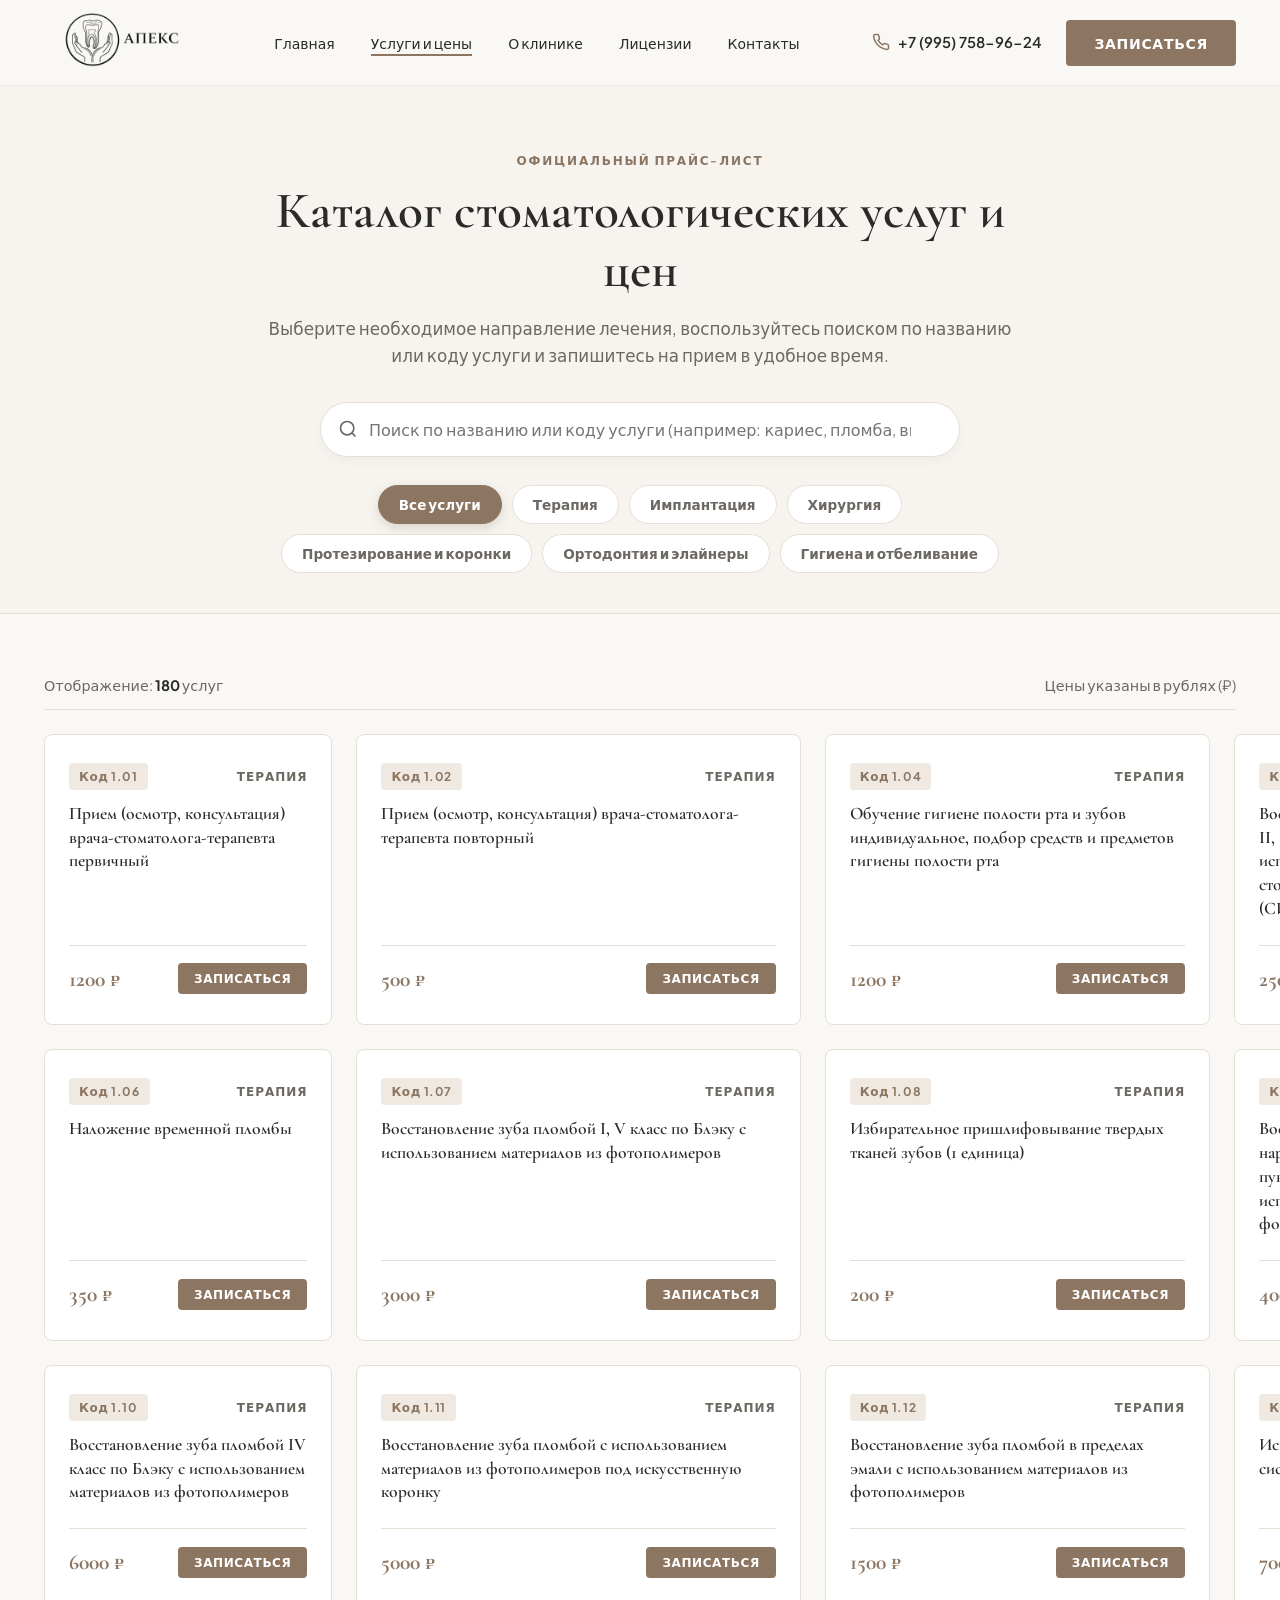
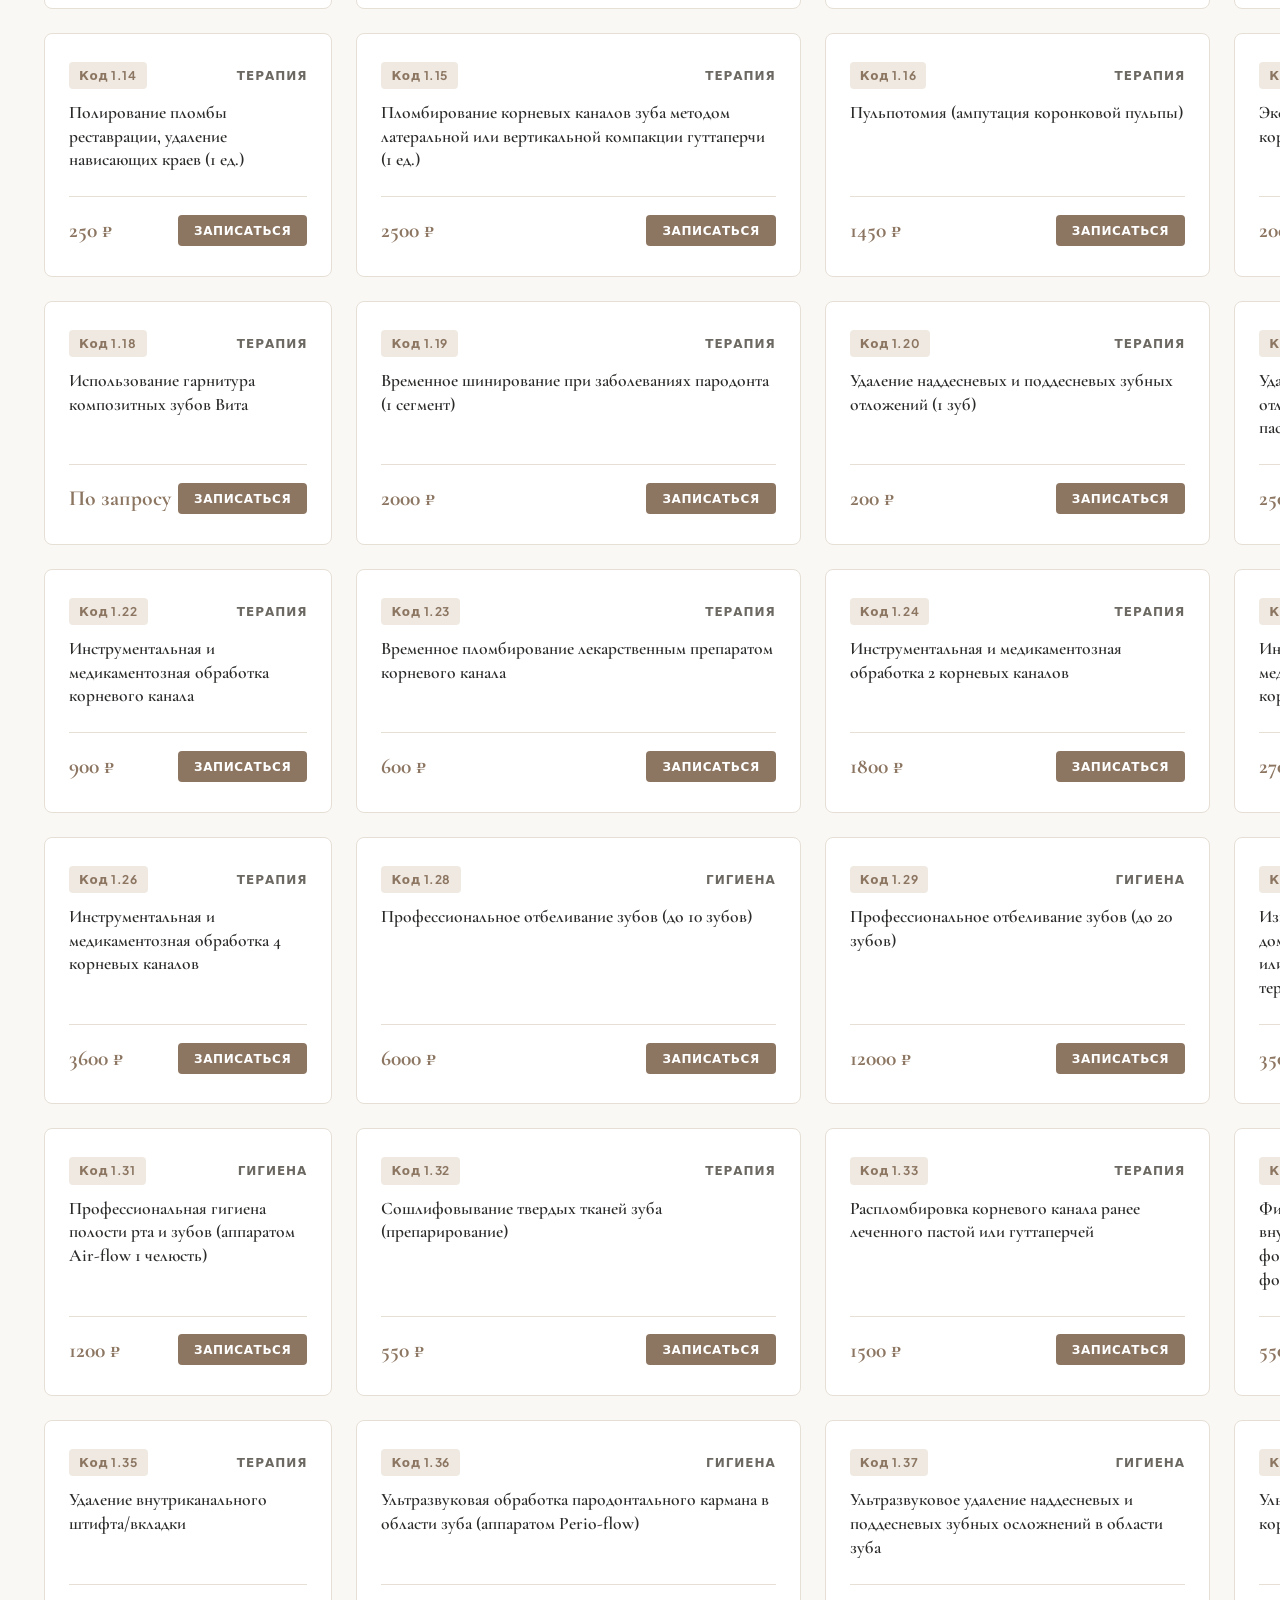
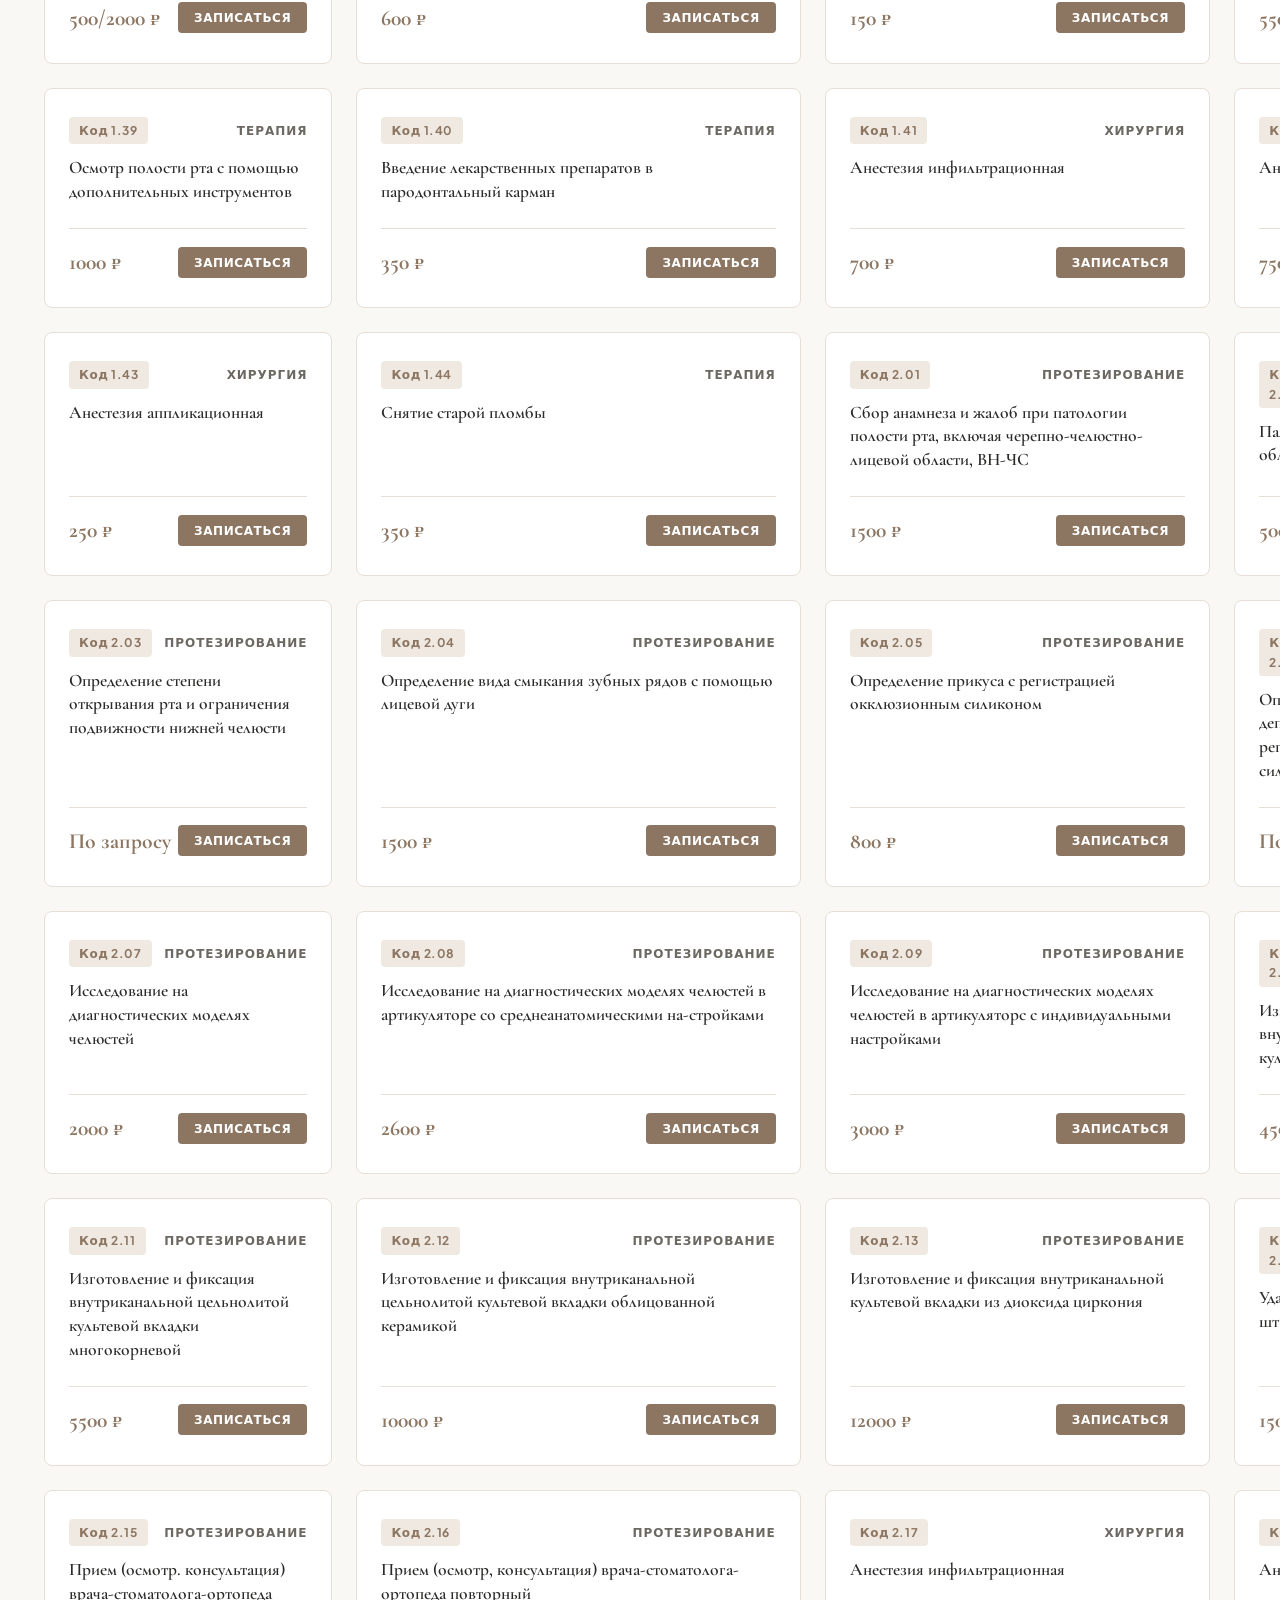
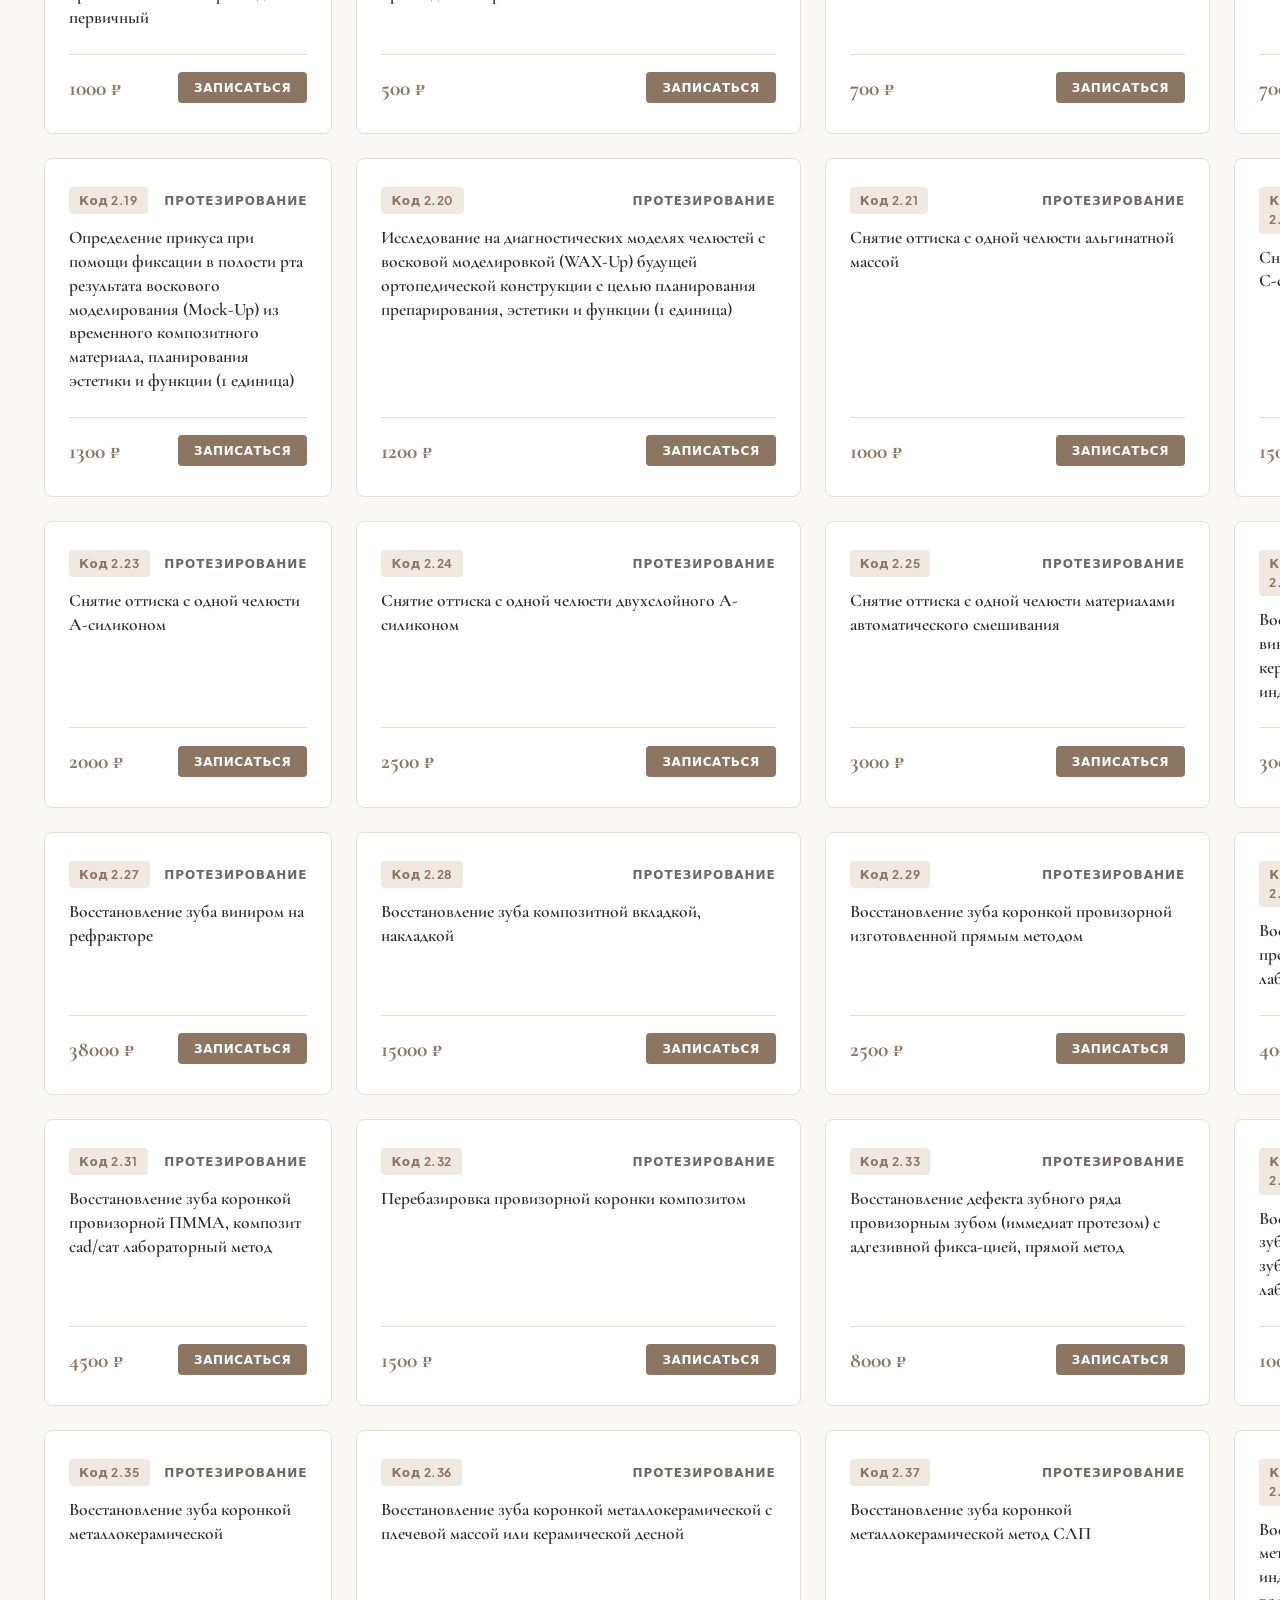
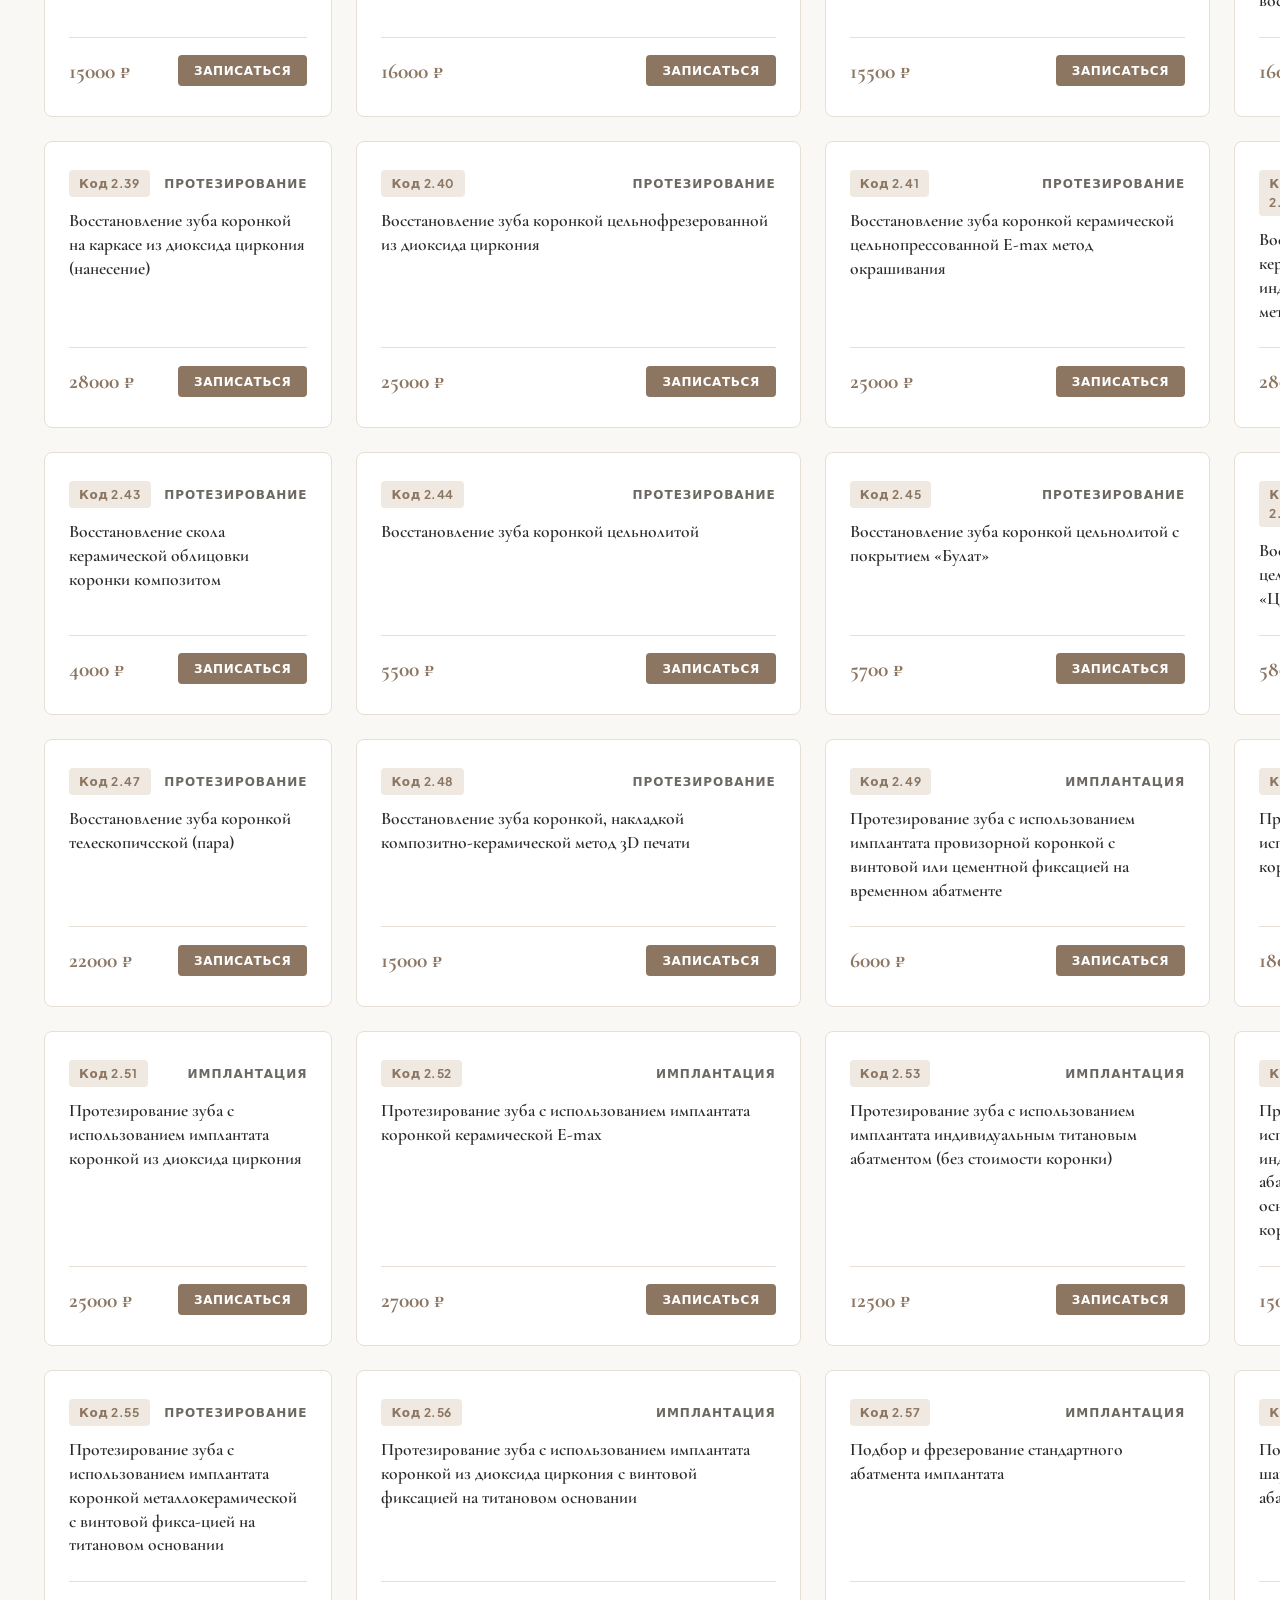
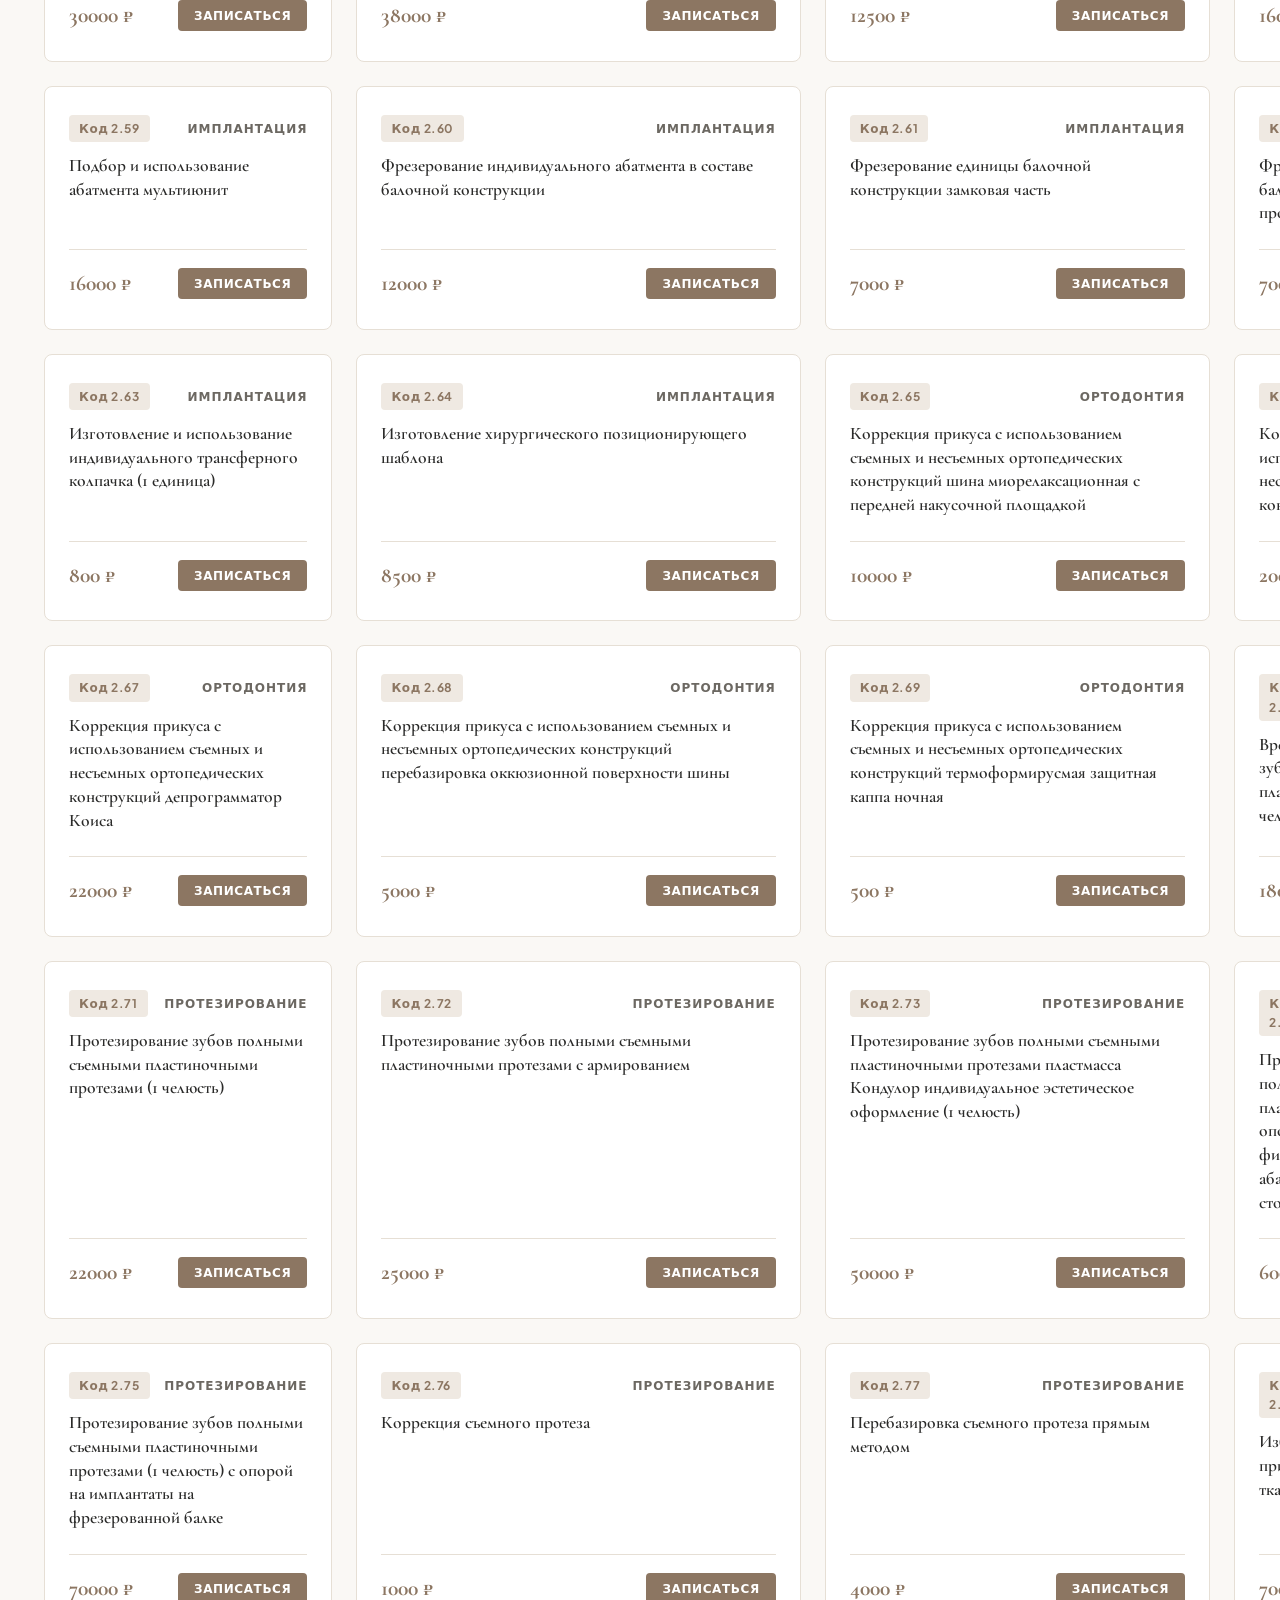
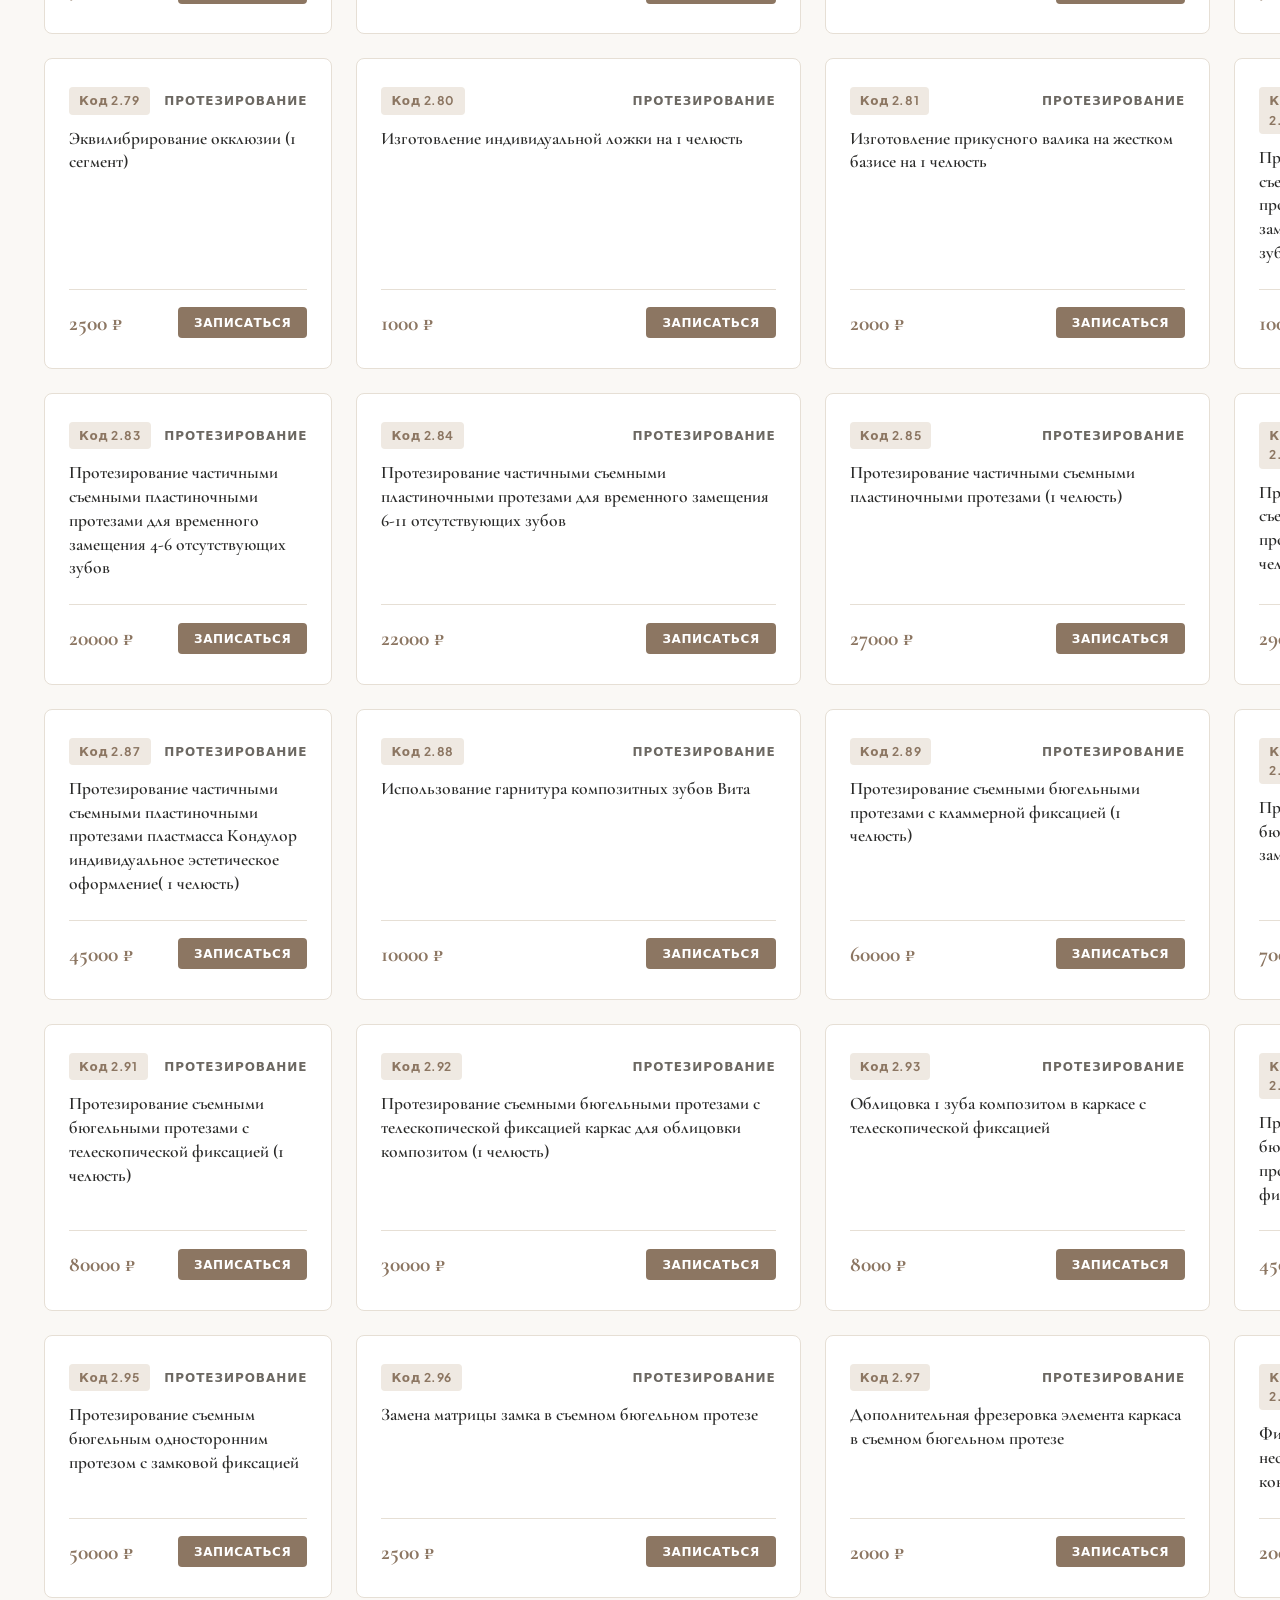
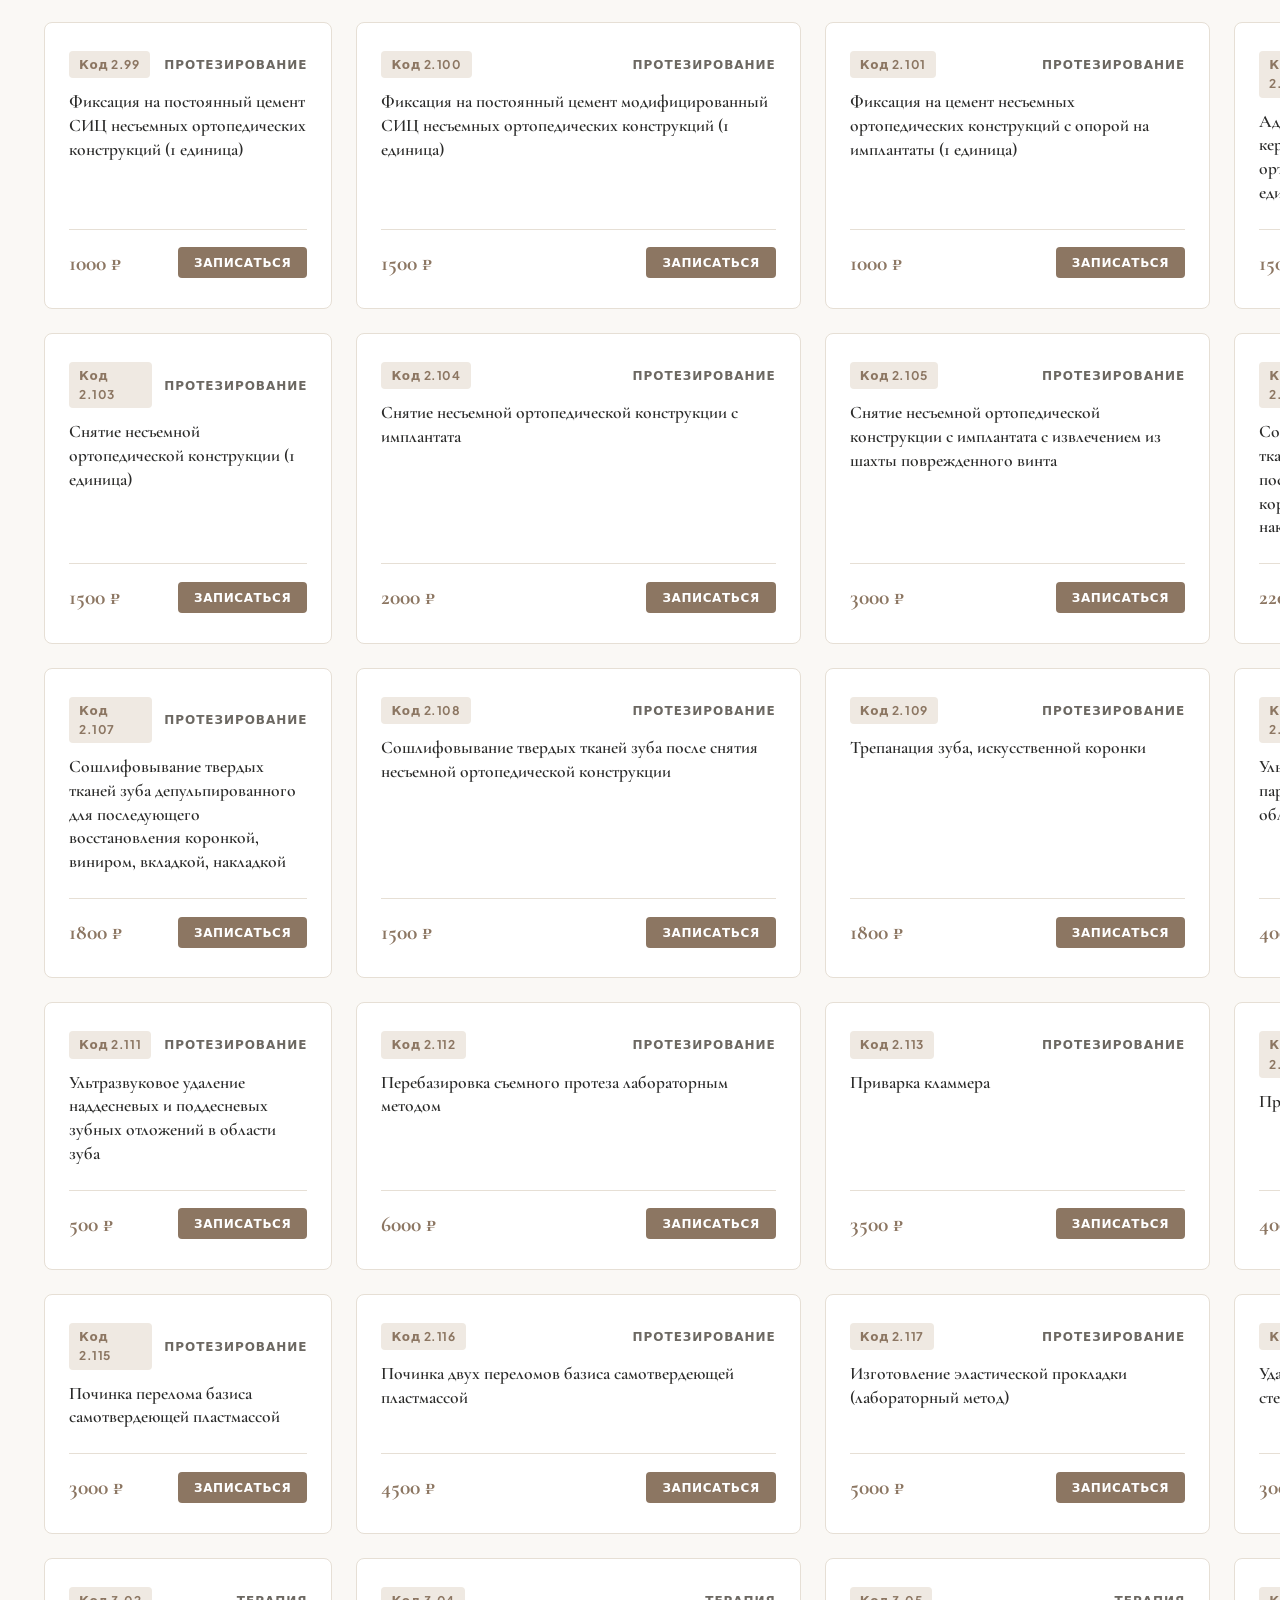
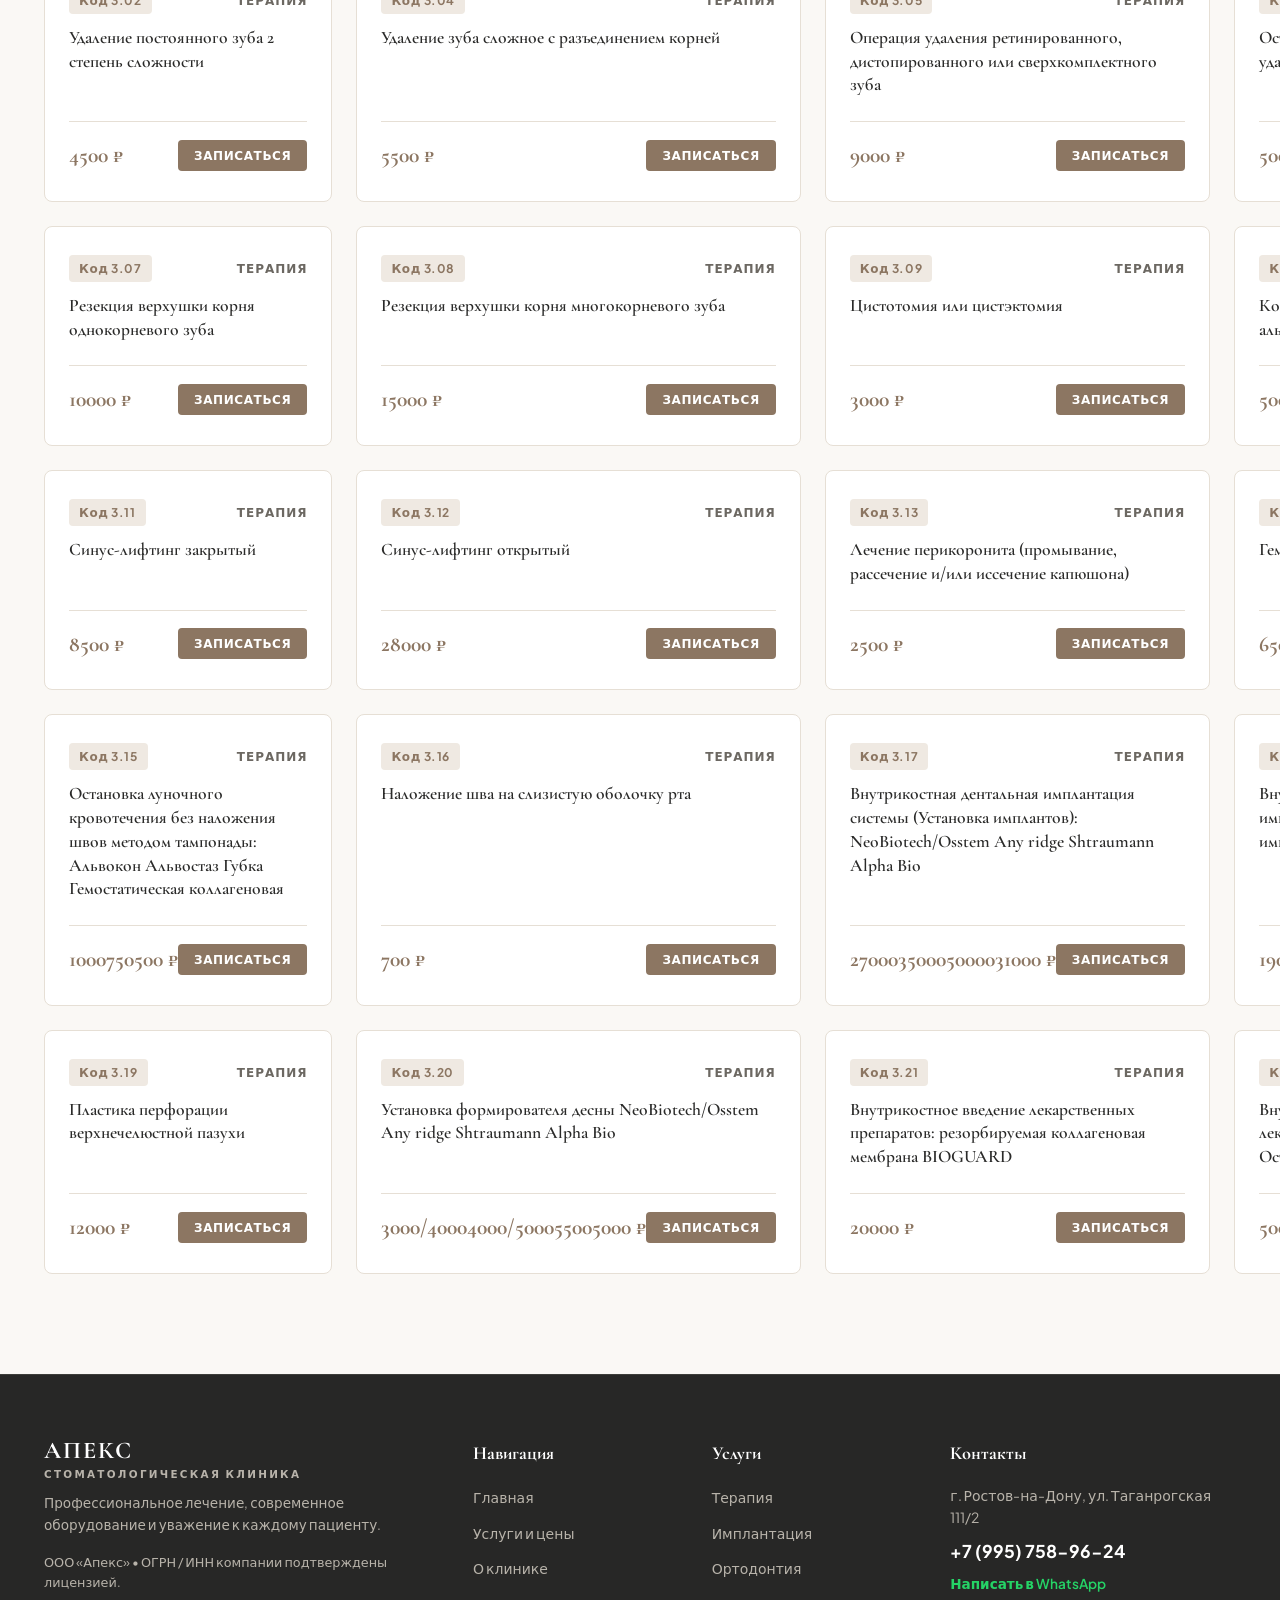
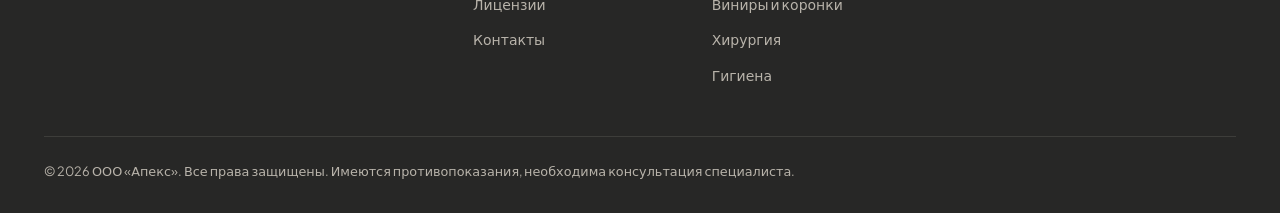
<file: services.html>
<!DOCTYPE html>
<html lang="ru">
<head>
  <meta charset="UTF-8">
  <meta name="viewport" content="width=device-width, initial-scale=1.0">
  <title>Каталог услуг и цены | АПЕКС стоматологическая клиника в Ростове-на-Дону</title>
  <meta name="description" content="Полный каталог стоматологических услуг и прайс-лист клиники «Апекс» в Ростове-на-Дону. Лечение кариеса, имплантация, ортодонтия, виниры, коронки, гигиена Air-Flow. Поиск и фильтры услуг.">
  <meta name="keywords" content="прайс лист стоматология апекс, цены на лечение зубов ростов, стоимость имплантации, виниры цена ростов">
  
  <link rel="stylesheet" href="css/style.css">
</head>
<body>

  <!-- ================= HEADER ================= -->
  <header class="header">
    <div class="container header-container">
      <a href="index.html" class="logo">
        <img src="assets/images/logo.png" alt="АПЕКС стоматологическая клиника" class="logo-img">
      </a>

      <nav>
        <ul class="nav-menu">
          <li><a href="index.html" class="nav-link">Главная</a></li>
          <li><a href="services.html" class="nav-link active">Услуги и цены</a></li>
          <li><a href="index.html#about" class="nav-link">О клинике</a></li>
          <li><a href="index.html#licenses" class="nav-link">Лицензии</a></li>
          <li><a href="index.html#contacts" class="nav-link">Контакты</a></li>
        </ul>
      </nav>

      <div class="header-actions">
        <a href="tel:+79957589624" class="header-phone">
          <svg width="18" height="18" viewBox="0 0 24 24" fill="none" stroke="currentColor" stroke-width="2"><path d="M22 16.92v3a2 2 0 0 1-2.18 2 19.79 19.79 0 0 1-8.63-3.07 19.5 19.5 0 0 1-6-6 19.79 19.79 0 0 1-3.07-8.67A2 2 0 0 1 4.11 2h3a2 2 0 0 1 2 1.72 12.84 12.84 0 0 0 .7 2.81 2 2 0 0 1-.45 2.11L8.09 9.91a16 16 0 0 0 6 6l1.27-1.27a2 2 0 0 1 2.11-.45 12.84 12.84 0 0 0 2.81.7A2 2 0 0 1 22 16.92z"/></svg>
          <span>+7 (995) 758-96-24</span>
        </a>
        <button class="btn btn-primary js-open-appointment">Записаться</button>

        <div class="burger-btn" aria-label="Открыть меню">
          <span class="burger-bar"></span>
          <span class="burger-bar"></span>
          <span class="burger-bar"></span>
        </div>
      </div>
    </div>
  </header>

  <!-- STAGGERED MOBILE MENU OVERLAY & DRAWER -->
  <div class="mobile-menu-overlay" id="staggeredMobileMenu">
    <!-- Staggered Underlay Pre-layers -->
    <div class="sm-prelayer sm-prelayer-1"></div>
    <div class="sm-prelayer sm-prelayer-2"></div>

    <div class="mobile-drawer">
      <div class="mobile-drawer-header">
        <a href="index.html" class="logo">
          <img src="assets/images/logo.png" alt="АПЕКС стоматологическая клиника" class="logo-img" style="height: 38px;">
        </a>
        <button class="modal-close-btn mobile-drawer-close" aria-label="Закрыть меню">&times;</button>
      </div>

      <div class="sm-panel-inner">
        <ul class="sm-panel-list" data-numbering="true">
          <li class="sm-panel-itemWrap">
            <a href="index.html" class="sm-panel-item mobile-nav-link" data-index="01">
              <span class="sm-panel-itemLabel">Главная</span>
            </a>
          </li>
          <li class="sm-panel-itemWrap">
            <a href="services.html" class="sm-panel-item mobile-nav-link" data-index="02">
              <span class="sm-panel-itemLabel">Услуги и цены</span>
            </a>
          </li>
          <li class="sm-panel-itemWrap">
            <a href="index.html#about" class="sm-panel-item mobile-nav-link" data-index="03">
              <span class="sm-panel-itemLabel">О клинике</span>
            </a>
          </li>
          <li class="sm-panel-itemWrap">
            <a href="index.html#licenses" class="sm-panel-item mobile-nav-link" data-index="04">
              <span class="sm-panel-itemLabel">Лицензии</span>
            </a>
          </li>
          <li class="sm-panel-itemWrap">
            <a href="index.html#contacts" class="sm-panel-item mobile-nav-link" data-index="05">
              <span class="sm-panel-itemLabel">Контакты</span>
            </a>
          </li>
        </ul>

        <div class="sm-socials">
          <h3 class="sm-socials-title">Связь и запись</h3>
          <ul class="sm-socials-list">
            <li>
              <a href="tel:+79957589624" class="sm-socials-link">
                <svg width="16" height="16" viewBox="0 0 24 24" fill="none" stroke="currentColor" stroke-width="2"><path d="M22 16.92v3a2 2 0 0 1-2.18 2 19.79 19.79 0 0 1-8.63-3.07 19.5 19.5 0 0 1-6-6 19.79 19.79 0 0 1-3.07-8.67A2 2 0 0 1 4.11 2h3a2 2 0 0 1 2 1.72 12.84 12.84 0 0 0 .7 2.81 2 2 0 0 1-.45 2.11L8.09 9.91a16 16 0 0 0 6 6l1.27-1.27a2 2 0 0 1 2.11-.45 12.84 12.84 0 0 0 2.81.7A2 2 0 0 1 22 16.92z"/></svg>
                <span>+7 (995) 758-96-24</span>
              </a>
            </li>
            <li>
              <a href="https://wa.me/79957589624" target="_blank" rel="noopener" class="sm-socials-link" style="color: #25D366;">
                <svg width="16" height="16" viewBox="0 0 24 24" fill="none" stroke="currentColor" stroke-width="2"><path d="M21 11.5a8.38 8.38 0 0 1-.9 3.8 8.5 8.5 0 0 1-7.6 4.7 8.38 8.38 0 0 1-3.8-.9L3 21l1.9-5.7a8.38 8.38 0 0 1-.9-3.8 8.5 8.5 0 0 1 4.7-7.6 8.38 8.38 0 0 1 3.8-.9h.5a8.48 8.48 0 0 1 8 8v.5z"/></svg>
                <span>WhatsApp +7 (995) 758-96-24</span>
              </a>
            </li>
          </ul>
          <p style="font-size: 0.8rem; color: var(--text-muted); margin-bottom: 8px;">г. Ростов-на-Дону, ул. Таганрогская 111/2</p>
          <button class="btn btn-primary js-open-appointment" style="width: 100%; margin-top: 8px;">Записаться на прием</button>
        </div>
      </div>
    </div>
  </div>

  <main style="padding-top: var(--header-height);">

    <!-- ================= CATALOG HERO ================= -->
    <section style="background-color: var(--bg-cream-light); padding: 60px 0 40px; border-bottom: 1px solid var(--border-color);">
      <div class="container" style="text-align: center; max-width: 800px;">
        <span class="section-tag">Официальный прайс-лист</span>
        <h1 class="section-title" style="margin-bottom: 16px;">Каталог стоматологических услуг и цен</h1>
        <p style="color: var(--text-muted); font-size: 1.05rem; line-height: 1.6; margin-bottom: 32px;">Выберите необходимое направление лечения, воспользуйтесь поиском по названию или коду услуги и запишитесь на прием в удобное время.</p>
        
        <!-- Live Search Input -->
        <div class="catalog-search-wrap">
          <svg class="catalog-search-icon" width="20" height="20" viewBox="0 0 24 24" fill="none" stroke="currentColor" stroke-width="2"><circle cx="11" cy="11" r="8"/><line x1="21" y1="21" x2="16.65" y2="16.65"/></svg>
          <input type="text" id="serviceSearch" class="catalog-search-input" placeholder="Поиск по названию или коду услуги (например: кариес, пломба, винир)..." autocomplete="off">
          <button id="searchClearBtn" class="catalog-search-clear" aria-label="Очистить поиск">&times;</button>
        </div>

        <!-- Filter Category Tabs -->
        <div class="filter-pills" id="categoryFilters">
          <button class="filter-pill active" data-category="all">Все услуги</button>
          <button class="filter-pill" data-category="therapy">Терапия</button>
          <button class="filter-pill" data-category="implant">Имплантация</button>
          <button class="filter-pill" data-category="surgery">Хирургия</button>
          <button class="filter-pill" data-category="orthopedics">Протезирование и коронки</button>
          <button class="filter-pill" data-category="ortho">Ортодонтия и элайнеры</button>
          <button class="filter-pill" data-category="hygiene">Гигиена и отбеливание</button>
        </div>

      </div>
    </section>

    <!-- ================= CATALOG MAIN SECTION ================= -->
    <section style="padding: 60px 0 100px;">
      <div class="container">

        <div class="catalog-info-bar">
          <div>Отображение: <strong id="visibleCount" style="color: var(--text-main);">0</strong> услуг</div>
          <div>Цены указаны в рублях (₽)</div>
        </div>

        <!-- Services Catalog Grid -->
        <div class="services-grid" id="catalogGrid">

          <div class="service-card-textonly catalog-item" data-category="therapy" data-code="1.01" data-search="1.01 прием (осмотр, консультация) врача-стоматолога-терапевта первичный 1200 терапия">
            <div class="service-card-top">
              <div class="service-card-meta">
                <span class="service-code-tag">Код 1.01</span>
                <span class="service-category-badge">Терапия</span>
              </div>
              <h3 class="service-name" style="font-size: 1.1rem; line-height: 1.35;">Прием (осмотр, консультация) врача-стоматолога-терапевта первичный</h3>
            </div>
            <div class="service-foot">
              <span class="service-price-tag">1200 ₽</span>
              <button class="btn btn-primary js-open-appointment" data-service="Прием (осмотр, консультация) врача-стоматолога-терапевта первичный (1.01)" style="padding: 8px 16px; font-size: 0.75rem;">Записаться</button>
            </div>
          </div>

          <div class="service-card-textonly catalog-item" data-category="therapy" data-code="1.02" data-search="1.02 прием (осмотр, консультация) врача-стоматолога-терапевта повторный 500 терапия">
            <div class="service-card-top">
              <div class="service-card-meta">
                <span class="service-code-tag">Код 1.02</span>
                <span class="service-category-badge">Терапия</span>
              </div>
              <h3 class="service-name" style="font-size: 1.1rem; line-height: 1.35;">Прием (осмотр, консультация) врача-стоматолога-терапевта повторный</h3>
            </div>
            <div class="service-foot">
              <span class="service-price-tag">500 ₽</span>
              <button class="btn btn-primary js-open-appointment" data-service="Прием (осмотр, консультация) врача-стоматолога-терапевта повторный (1.02)" style="padding: 8px 16px; font-size: 0.75rem;">Записаться</button>
            </div>
          </div>

          <div class="service-card-textonly catalog-item" data-category="therapy" data-code="1.04" data-search="1.04 обучение гигиене полости рта и зубов индивидуальное, подбор средств и предметов гигиены полости ртa 1200 терапия">
            <div class="service-card-top">
              <div class="service-card-meta">
                <span class="service-code-tag">Код 1.04</span>
                <span class="service-category-badge">Терапия</span>
              </div>
              <h3 class="service-name" style="font-size: 1.1rem; line-height: 1.35;">Обучение гигиене полости рта и зубов индивидуальное, подбор средств и предметов гигиены полости ртa</h3>
            </div>
            <div class="service-foot">
              <span class="service-price-tag">1200 ₽</span>
              <button class="btn btn-primary js-open-appointment" data-service="Обучение гигиене полости рта и зубов индивидуальное, подбор средств и предметов гигиены полости ртa (1.04)" style="padding: 8px 16px; font-size: 0.75rem;">Записаться</button>
            </div>
          </div>

          <div class="service-card-textonly catalog-item" data-category="therapy" data-code="1.05" data-search="1.05 восстановление зуба пломбой i, ii, iii, v, vi класс по блэку с использованием стоматологических цементов (сиц) 2500 терапия">
            <div class="service-card-top">
              <div class="service-card-meta">
                <span class="service-code-tag">Код 1.05</span>
                <span class="service-category-badge">Терапия</span>
              </div>
              <h3 class="service-name" style="font-size: 1.1rem; line-height: 1.35;">Восстановление зуба пломбой I, II, III, V, VI класс по Блэку с использованием стоматологических цементов (СИЦ)</h3>
            </div>
            <div class="service-foot">
              <span class="service-price-tag">2500 ₽</span>
              <button class="btn btn-primary js-open-appointment" data-service="Восстановление зуба пломбой I, II, III, V, VI класс по Блэку с использованием стоматологических цементов (СИЦ) (1.05)" style="padding: 8px 16px; font-size: 0.75rem;">Записаться</button>
            </div>
          </div>

          <div class="service-card-textonly catalog-item" data-category="therapy" data-code="1.06" data-search="1.06 наложение временной пломбы 350 терапия">
            <div class="service-card-top">
              <div class="service-card-meta">
                <span class="service-code-tag">Код 1.06</span>
                <span class="service-category-badge">Терапия</span>
              </div>
              <h3 class="service-name" style="font-size: 1.1rem; line-height: 1.35;">Наложение временной пломбы</h3>
            </div>
            <div class="service-foot">
              <span class="service-price-tag">350 ₽</span>
              <button class="btn btn-primary js-open-appointment" data-service="Наложение временной пломбы (1.06)" style="padding: 8px 16px; font-size: 0.75rem;">Записаться</button>
            </div>
          </div>

          <div class="service-card-textonly catalog-item" data-category="therapy" data-code="1.07" data-search="1.07 восстановление зуба пломбой i, v класс по блэку с использованием материалов из фотополимеров 3000 терапия">
            <div class="service-card-top">
              <div class="service-card-meta">
                <span class="service-code-tag">Код 1.07</span>
                <span class="service-category-badge">Терапия</span>
              </div>
              <h3 class="service-name" style="font-size: 1.1rem; line-height: 1.35;">Восстановление зуба пломбой I, V класс по Блэку с использованием материалов из фотополимеров</h3>
            </div>
            <div class="service-foot">
              <span class="service-price-tag">3000 ₽</span>
              <button class="btn btn-primary js-open-appointment" data-service="Восстановление зуба пломбой I, V класс по Блэку с использованием материалов из фотополимеров (1.07)" style="padding: 8px 16px; font-size: 0.75rem;">Записаться</button>
            </div>
          </div>

          <div class="service-card-textonly catalog-item" data-category="therapy" data-code="1.08" data-search="1.08 избирательное пришлифовывание твердых тканей зубов (1 единица) 200 терапия">
            <div class="service-card-top">
              <div class="service-card-meta">
                <span class="service-code-tag">Код 1.08</span>
                <span class="service-category-badge">Терапия</span>
              </div>
              <h3 class="service-name" style="font-size: 1.1rem; line-height: 1.35;">Избирательное пришлифовывание твердых тканей зубов (1 единица)</h3>
            </div>
            <div class="service-foot">
              <span class="service-price-tag">200 ₽</span>
              <button class="btn btn-primary js-open-appointment" data-service="Избирательное пришлифовывание твердых тканей зубов (1 единица) (1.08)" style="padding: 8px 16px; font-size: 0.75rem;">Записаться</button>
            </div>
          </div>

          <div class="service-card-textonly catalog-item" data-category="therapy" data-code="1.09" data-search="1.09 восстановление зуба пломбой с нарушением контактного пункта ii, iii класс по блэку с использованием материалов из фотополимеров 4000 терапия">
            <div class="service-card-top">
              <div class="service-card-meta">
                <span class="service-code-tag">Код 1.09</span>
                <span class="service-category-badge">Терапия</span>
              </div>
              <h3 class="service-name" style="font-size: 1.1rem; line-height: 1.35;">Восстановление зуба пломбой с нарушением контактного пункта II, III класс по Блэку с использованием материалов из фотополимеров</h3>
            </div>
            <div class="service-foot">
              <span class="service-price-tag">4000 ₽</span>
              <button class="btn btn-primary js-open-appointment" data-service="Восстановление зуба пломбой с нарушением контактного пункта II, III класс по Блэку с использованием материалов из фотополимеров (1.09)" style="padding: 8px 16px; font-size: 0.75rem;">Записаться</button>
            </div>
          </div>

          <div class="service-card-textonly catalog-item" data-category="therapy" data-code="1.10" data-search="1.10 восстановление зуба пломбой iv класс по блэку с использованием материалов из фотополимеров 6000 терапия">
            <div class="service-card-top">
              <div class="service-card-meta">
                <span class="service-code-tag">Код 1.10</span>
                <span class="service-category-badge">Терапия</span>
              </div>
              <h3 class="service-name" style="font-size: 1.1rem; line-height: 1.35;">Восстановление зуба пломбой IV класс по Блэку с использованием материалов из фотополимеров</h3>
            </div>
            <div class="service-foot">
              <span class="service-price-tag">6000 ₽</span>
              <button class="btn btn-primary js-open-appointment" data-service="Восстановление зуба пломбой IV класс по Блэку с использованием материалов из фотополимеров (1.10)" style="padding: 8px 16px; font-size: 0.75rem;">Записаться</button>
            </div>
          </div>

          <div class="service-card-textonly catalog-item" data-category="therapy" data-code="1.11" data-search="1.11 восстановление зуба пломбой с использованием материалов из фотополимеров под искусственную коронку 5000 терапия">
            <div class="service-card-top">
              <div class="service-card-meta">
                <span class="service-code-tag">Код 1.11</span>
                <span class="service-category-badge">Терапия</span>
              </div>
              <h3 class="service-name" style="font-size: 1.1rem; line-height: 1.35;">Восстановление зуба пломбой с использованием материалов из фотополимеров под искусственную коронку</h3>
            </div>
            <div class="service-foot">
              <span class="service-price-tag">5000 ₽</span>
              <button class="btn btn-primary js-open-appointment" data-service="Восстановление зуба пломбой с использованием материалов из фотополимеров под искусственную коронку (1.11)" style="padding: 8px 16px; font-size: 0.75rem;">Записаться</button>
            </div>
          </div>

          <div class="service-card-textonly catalog-item" data-category="therapy" data-code="1.12" data-search="1.12 восстановление зуба пломбой в пределах эмали с использованием материалов из фотополимеров 1500 терапия">
            <div class="service-card-top">
              <div class="service-card-meta">
                <span class="service-code-tag">Код 1.12</span>
                <span class="service-category-badge">Терапия</span>
              </div>
              <h3 class="service-name" style="font-size: 1.1rem; line-height: 1.35;">Восстановление зуба пломбой в пределах эмали с использованием материалов из фотополимеров</h3>
            </div>
            <div class="service-foot">
              <span class="service-price-tag">1500 ₽</span>
              <button class="btn btn-primary js-open-appointment" data-service="Восстановление зуба пломбой в пределах эмали с использованием материалов из фотополимеров (1.12)" style="padding: 8px 16px; font-size: 0.75rem;">Записаться</button>
            </div>
          </div>

          <div class="service-card-textonly catalog-item" data-category="therapy" data-code="1.13" data-search="1.13 использование изоляционной системы коффердам, оптрагейт 700 терапия">
            <div class="service-card-top">
              <div class="service-card-meta">
                <span class="service-code-tag">Код 1.13</span>
                <span class="service-category-badge">Терапия</span>
              </div>
              <h3 class="service-name" style="font-size: 1.1rem; line-height: 1.35;">Использование изоляционной системы коффердам, оптрагейт</h3>
            </div>
            <div class="service-foot">
              <span class="service-price-tag">700 ₽</span>
              <button class="btn btn-primary js-open-appointment" data-service="Использование изоляционной системы коффердам, оптрагейт (1.13)" style="padding: 8px 16px; font-size: 0.75rem;">Записаться</button>
            </div>
          </div>

          <div class="service-card-textonly catalog-item" data-category="therapy" data-code="1.14" data-search="1.14 полирование пломбы реставрации, удаление нависающих краев (1 ед.) 250 терапия">
            <div class="service-card-top">
              <div class="service-card-meta">
                <span class="service-code-tag">Код 1.14</span>
                <span class="service-category-badge">Терапия</span>
              </div>
              <h3 class="service-name" style="font-size: 1.1rem; line-height: 1.35;">Полирование пломбы реставрации, удаление нависающих краев (1 ед.)</h3>
            </div>
            <div class="service-foot">
              <span class="service-price-tag">250 ₽</span>
              <button class="btn btn-primary js-open-appointment" data-service="Полирование пломбы реставрации, удаление нависающих краев (1 ед.) (1.14)" style="padding: 8px 16px; font-size: 0.75rem;">Записаться</button>
            </div>
          </div>

          <div class="service-card-textonly catalog-item" data-category="therapy" data-code="1.15" data-search="1.15 пломбирование корневых каналов зуба методом латеральной или вертикальной компакции гуттаперчи (1 ед.) 2500 терапия">
            <div class="service-card-top">
              <div class="service-card-meta">
                <span class="service-code-tag">Код 1.15</span>
                <span class="service-category-badge">Терапия</span>
              </div>
              <h3 class="service-name" style="font-size: 1.1rem; line-height: 1.35;">Пломбирование корневых каналов зуба методом латеральной или вертикальной компакции гуттаперчи (1 ед.)</h3>
            </div>
            <div class="service-foot">
              <span class="service-price-tag">2500 ₽</span>
              <button class="btn btn-primary js-open-appointment" data-service="Пломбирование корневых каналов зуба методом латеральной или вертикальной компакции гуттаперчи (1 ед.) (1.15)" style="padding: 8px 16px; font-size: 0.75rem;">Записаться</button>
            </div>
          </div>

          <div class="service-card-textonly catalog-item" data-category="therapy" data-code="1.16" data-search="1.16 пульпотомия (ампутация коронковой пульпы) 1450 терапия">
            <div class="service-card-top">
              <div class="service-card-meta">
                <span class="service-code-tag">Код 1.16</span>
                <span class="service-category-badge">Терапия</span>
              </div>
              <h3 class="service-name" style="font-size: 1.1rem; line-height: 1.35;">Пульпотомия (ампутация коронковой пульпы)</h3>
            </div>
            <div class="service-foot">
              <span class="service-price-tag">1450 ₽</span>
              <button class="btn btn-primary js-open-appointment" data-service="Пульпотомия (ампутация коронковой пульпы) (1.16)" style="padding: 8px 16px; font-size: 0.75rem;">Записаться</button>
            </div>
          </div>

          <div class="service-card-textonly catalog-item" data-category="therapy" data-code="1.17" data-search="1.17 экстирпация пульпы из 1 корневого канала 200 терапия">
            <div class="service-card-top">
              <div class="service-card-meta">
                <span class="service-code-tag">Код 1.17</span>
                <span class="service-category-badge">Терапия</span>
              </div>
              <h3 class="service-name" style="font-size: 1.1rem; line-height: 1.35;">Экстирпация пульпы из 1 корневого канала</h3>
            </div>
            <div class="service-foot">
              <span class="service-price-tag">200 ₽</span>
              <button class="btn btn-primary js-open-appointment" data-service="Экстирпация пульпы из 1 корневого канала (1.17)" style="padding: 8px 16px; font-size: 0.75rem;">Записаться</button>
            </div>
          </div>

          <div class="service-card-textonly catalog-item" data-category="therapy" data-code="1.18" data-search="1.18 использование гарнитура композитных зубов вита  терапия">
            <div class="service-card-top">
              <div class="service-card-meta">
                <span class="service-code-tag">Код 1.18</span>
                <span class="service-category-badge">Терапия</span>
              </div>
              <h3 class="service-name" style="font-size: 1.1rem; line-height: 1.35;">Использование гарнитура композитных зубов Вита</h3>
            </div>
            <div class="service-foot">
              <span class="service-price-tag">По запросу</span>
              <button class="btn btn-primary js-open-appointment" data-service="Использование гарнитура композитных зубов Вита (1.18)" style="padding: 8px 16px; font-size: 0.75rem;">Записаться</button>
            </div>
          </div>

          <div class="service-card-textonly catalog-item" data-category="therapy" data-code="1.19" data-search="1.19 временное шинирование при заболеваниях пародонта (1 сегмент) 2000 терапия">
            <div class="service-card-top">
              <div class="service-card-meta">
                <span class="service-code-tag">Код 1.19</span>
                <span class="service-category-badge">Терапия</span>
              </div>
              <h3 class="service-name" style="font-size: 1.1rem; line-height: 1.35;">Временное шинирование при заболеваниях пародонта (1 сегмент)</h3>
            </div>
            <div class="service-foot">
              <span class="service-price-tag">2000 ₽</span>
              <button class="btn btn-primary js-open-appointment" data-service="Временное шинирование при заболеваниях пародонта (1 сегмент) (1.19)" style="padding: 8px 16px; font-size: 0.75rem;">Записаться</button>
            </div>
          </div>

          <div class="service-card-textonly catalog-item" data-category="therapy" data-code="1.20" data-search="1.20 удаление наддесневых и поддесневых зубных отложений (1 зуб) 200 терапия">
            <div class="service-card-top">
              <div class="service-card-meta">
                <span class="service-code-tag">Код 1.20</span>
                <span class="service-category-badge">Терапия</span>
              </div>
              <h3 class="service-name" style="font-size: 1.1rem; line-height: 1.35;">Удаление наддесневых и поддесневых зубных отложений (1 зуб)</h3>
            </div>
            <div class="service-foot">
              <span class="service-price-tag">200 ₽</span>
              <button class="btn btn-primary js-open-appointment" data-service="Удаление наддесневых и поддесневых зубных отложений (1 зуб) (1.20)" style="padding: 8px 16px; font-size: 0.75rem;">Записаться</button>
            </div>
          </div>

          <div class="service-card-textonly catalog-item" data-category="therapy" data-code="1.21" data-search="1.21 удаление наддесневых зубных отложений в области зуба пастой и полирами 250 терапия">
            <div class="service-card-top">
              <div class="service-card-meta">
                <span class="service-code-tag">Код 1.21</span>
                <span class="service-category-badge">Терапия</span>
              </div>
              <h3 class="service-name" style="font-size: 1.1rem; line-height: 1.35;">Удаление наддесневых зубных отложений в области зуба пастой и полирами</h3>
            </div>
            <div class="service-foot">
              <span class="service-price-tag">250 ₽</span>
              <button class="btn btn-primary js-open-appointment" data-service="Удаление наддесневых зубных отложений в области зуба пастой и полирами (1.21)" style="padding: 8px 16px; font-size: 0.75rem;">Записаться</button>
            </div>
          </div>

          <div class="service-card-textonly catalog-item" data-category="therapy" data-code="1.22" data-search="1.22 инструментальная и медикаментозная обработка корневого канала 900 терапия">
            <div class="service-card-top">
              <div class="service-card-meta">
                <span class="service-code-tag">Код 1.22</span>
                <span class="service-category-badge">Терапия</span>
              </div>
              <h3 class="service-name" style="font-size: 1.1rem; line-height: 1.35;">Инструментальная и медикаментозная обработка корневого канала</h3>
            </div>
            <div class="service-foot">
              <span class="service-price-tag">900 ₽</span>
              <button class="btn btn-primary js-open-appointment" data-service="Инструментальная и медикаментозная обработка корневого канала (1.22)" style="padding: 8px 16px; font-size: 0.75rem;">Записаться</button>
            </div>
          </div>

          <div class="service-card-textonly catalog-item" data-category="therapy" data-code="1.23" data-search="1.23 временное пломбирование лекарственным препаратом корневого канала 600 терапия">
            <div class="service-card-top">
              <div class="service-card-meta">
                <span class="service-code-tag">Код 1.23</span>
                <span class="service-category-badge">Терапия</span>
              </div>
              <h3 class="service-name" style="font-size: 1.1rem; line-height: 1.35;">Временное пломбирование лекарственным препаратом корневого канала</h3>
            </div>
            <div class="service-foot">
              <span class="service-price-tag">600 ₽</span>
              <button class="btn btn-primary js-open-appointment" data-service="Временное пломбирование лекарственным препаратом корневого канала (1.23)" style="padding: 8px 16px; font-size: 0.75rem;">Записаться</button>
            </div>
          </div>

          <div class="service-card-textonly catalog-item" data-category="therapy" data-code="1.24" data-search="1.24 инструментальная и медикаментозная обработка 2 корневых каналов 1800 терапия">
            <div class="service-card-top">
              <div class="service-card-meta">
                <span class="service-code-tag">Код 1.24</span>
                <span class="service-category-badge">Терапия</span>
              </div>
              <h3 class="service-name" style="font-size: 1.1rem; line-height: 1.35;">Инструментальная и медикаментозная обработка 2 корневых каналов</h3>
            </div>
            <div class="service-foot">
              <span class="service-price-tag">1800 ₽</span>
              <button class="btn btn-primary js-open-appointment" data-service="Инструментальная и медикаментозная обработка 2 корневых каналов (1.24)" style="padding: 8px 16px; font-size: 0.75rem;">Записаться</button>
            </div>
          </div>

          <div class="service-card-textonly catalog-item" data-category="therapy" data-code="1.25" data-search="1.25 инструментальная и медикаментозная обработка 3 корневых каналов 2700 терапия">
            <div class="service-card-top">
              <div class="service-card-meta">
                <span class="service-code-tag">Код 1.25</span>
                <span class="service-category-badge">Терапия</span>
              </div>
              <h3 class="service-name" style="font-size: 1.1rem; line-height: 1.35;">Инструментальная и медикаментозная обработка 3 корневых каналов</h3>
            </div>
            <div class="service-foot">
              <span class="service-price-tag">2700 ₽</span>
              <button class="btn btn-primary js-open-appointment" data-service="Инструментальная и медикаментозная обработка 3 корневых каналов (1.25)" style="padding: 8px 16px; font-size: 0.75rem;">Записаться</button>
            </div>
          </div>

          <div class="service-card-textonly catalog-item" data-category="therapy" data-code="1.26" data-search="1.26 инструментальная и медикаментозная обработка 4 корневых каналов 3600 терапия">
            <div class="service-card-top">
              <div class="service-card-meta">
                <span class="service-code-tag">Код 1.26</span>
                <span class="service-category-badge">Терапия</span>
              </div>
              <h3 class="service-name" style="font-size: 1.1rem; line-height: 1.35;">Инструментальная и медикаментозная обработка 4 корневых каналов</h3>
            </div>
            <div class="service-foot">
              <span class="service-price-tag">3600 ₽</span>
              <button class="btn btn-primary js-open-appointment" data-service="Инструментальная и медикаментозная обработка 4 корневых каналов (1.26)" style="padding: 8px 16px; font-size: 0.75rem;">Записаться</button>
            </div>
          </div>

          <div class="service-card-textonly catalog-item" data-category="hygiene" data-code="1.28" data-search="1.28 профессиональное отбеливание зубов (до 10 зубов) 6000 гигиена">
            <div class="service-card-top">
              <div class="service-card-meta">
                <span class="service-code-tag">Код 1.28</span>
                <span class="service-category-badge">Гигиена</span>
              </div>
              <h3 class="service-name" style="font-size: 1.1rem; line-height: 1.35;">Профессиональное отбеливание зубов (до 10 зубов)</h3>
            </div>
            <div class="service-foot">
              <span class="service-price-tag">6000 ₽</span>
              <button class="btn btn-primary js-open-appointment" data-service="Профессиональное отбеливание зубов (до 10 зубов) (1.28)" style="padding: 8px 16px; font-size: 0.75rem;">Записаться</button>
            </div>
          </div>

          <div class="service-card-textonly catalog-item" data-category="hygiene" data-code="1.29" data-search="1.29 профессиональное отбеливание зубов (до 20 зубов) 12000 гигиена">
            <div class="service-card-top">
              <div class="service-card-meta">
                <span class="service-code-tag">Код 1.29</span>
                <span class="service-category-badge">Гигиена</span>
              </div>
              <h3 class="service-name" style="font-size: 1.1rem; line-height: 1.35;">Профессиональное отбеливание зубов (до 20 зубов)</h3>
            </div>
            <div class="service-foot">
              <span class="service-price-tag">12000 ₽</span>
              <button class="btn btn-primary js-open-appointment" data-service="Профессиональное отбеливание зубов (до 20 зубов) (1.29)" style="padding: 8px 16px; font-size: 0.75rem;">Записаться</button>
            </div>
          </div>

          <div class="service-card-textonly catalog-item" data-category="hygiene" data-code="1.30" data-search="1.30 изготовление каппы для домашнего отбеливания зубов или реминерализующей терапии( 1 челюсть) 3500 гигиена">
            <div class="service-card-top">
              <div class="service-card-meta">
                <span class="service-code-tag">Код 1.30</span>
                <span class="service-category-badge">Гигиена</span>
              </div>
              <h3 class="service-name" style="font-size: 1.1rem; line-height: 1.35;">Изготовление каппы для домашнего отбеливания зубов или реминерализующей терапии( 1 челюсть)</h3>
            </div>
            <div class="service-foot">
              <span class="service-price-tag">3500 ₽</span>
              <button class="btn btn-primary js-open-appointment" data-service="Изготовление каппы для домашнего отбеливания зубов или реминерализующей терапии( 1 челюсть) (1.30)" style="padding: 8px 16px; font-size: 0.75rem;">Записаться</button>
            </div>
          </div>

          <div class="service-card-textonly catalog-item" data-category="hygiene" data-code="1.31" data-search="1.31 профессиональная гигиена полости рта и зубов (аппаратом air-flow 1 челюсть) 1200 гигиена">
            <div class="service-card-top">
              <div class="service-card-meta">
                <span class="service-code-tag">Код 1.31</span>
                <span class="service-category-badge">Гигиена</span>
              </div>
              <h3 class="service-name" style="font-size: 1.1rem; line-height: 1.35;">Профессиональная гигиена полости рта и зубов (аппаратом Air-flow 1 челюсть)</h3>
            </div>
            <div class="service-foot">
              <span class="service-price-tag">1200 ₽</span>
              <button class="btn btn-primary js-open-appointment" data-service="Профессиональная гигиена полости рта и зубов (аппаратом Air-flow 1 челюсть) (1.31)" style="padding: 8px 16px; font-size: 0.75rem;">Записаться</button>
            </div>
          </div>

          <div class="service-card-textonly catalog-item" data-category="therapy" data-code="1.32" data-search="1.32 сошлифовывание твердых тканей зуба (препарирование) 550 терапия">
            <div class="service-card-top">
              <div class="service-card-meta">
                <span class="service-code-tag">Код 1.32</span>
                <span class="service-category-badge">Терапия</span>
              </div>
              <h3 class="service-name" style="font-size: 1.1rem; line-height: 1.35;">Сошлифовывание твердых тканей зуба (препарирование)</h3>
            </div>
            <div class="service-foot">
              <span class="service-price-tag">550 ₽</span>
              <button class="btn btn-primary js-open-appointment" data-service="Сошлифовывание твердых тканей зуба (препарирование) (1.32)" style="padding: 8px 16px; font-size: 0.75rem;">Записаться</button>
            </div>
          </div>

          <div class="service-card-textonly catalog-item" data-category="therapy" data-code="1.33" data-search="1.33 распломбировка корневого канала ранее леченного пастой или гуттаперчей 1500 терапия">
            <div class="service-card-top">
              <div class="service-card-meta">
                <span class="service-code-tag">Код 1.33</span>
                <span class="service-category-badge">Терапия</span>
              </div>
              <h3 class="service-name" style="font-size: 1.1rem; line-height: 1.35;">Распломбировка корневого канала ранее леченного пастой или гуттаперчей</h3>
            </div>
            <div class="service-foot">
              <span class="service-price-tag">1500 ₽</span>
              <button class="btn btn-primary js-open-appointment" data-service="Распломбировка корневого канала ранее леченного пастой или гуттаперчей (1.33)" style="padding: 8px 16px; font-size: 0.75rem;">Записаться</button>
            </div>
          </div>

          <div class="service-card-textonly catalog-item" data-category="therapy" data-code="1.34" data-search="1.34 фиксация стекловолоконного внутриканального штифта с формированием культи зуба из фотополимеров 5500 терапия">
            <div class="service-card-top">
              <div class="service-card-meta">
                <span class="service-code-tag">Код 1.34</span>
                <span class="service-category-badge">Терапия</span>
              </div>
              <h3 class="service-name" style="font-size: 1.1rem; line-height: 1.35;">Фиксация стекловолоконного внутриканального штифта с формированием культи зуба из фотополимеров</h3>
            </div>
            <div class="service-foot">
              <span class="service-price-tag">5500 ₽</span>
              <button class="btn btn-primary js-open-appointment" data-service="Фиксация стекловолоконного внутриканального штифта с формированием культи зуба из фотополимеров (1.34)" style="padding: 8px 16px; font-size: 0.75rem;">Записаться</button>
            </div>
          </div>

          <div class="service-card-textonly catalog-item" data-category="therapy" data-code="1.35" data-search="1.35 удаление внутриканального штифта/вкладки 500/2000 терапия">
            <div class="service-card-top">
              <div class="service-card-meta">
                <span class="service-code-tag">Код 1.35</span>
                <span class="service-category-badge">Терапия</span>
              </div>
              <h3 class="service-name" style="font-size: 1.1rem; line-height: 1.35;">Удаление внутриканального штифта/вкладки</h3>
            </div>
            <div class="service-foot">
              <span class="service-price-tag">500/2000 ₽</span>
              <button class="btn btn-primary js-open-appointment" data-service="Удаление внутриканального штифта/вкладки (1.35)" style="padding: 8px 16px; font-size: 0.75rem;">Записаться</button>
            </div>
          </div>

          <div class="service-card-textonly catalog-item" data-category="hygiene" data-code="1.36" data-search="1.36 ультразвуковая обработка пародонтального кармана в области зуба (аппаратом perio-flow) 600 гигиена">
            <div class="service-card-top">
              <div class="service-card-meta">
                <span class="service-code-tag">Код 1.36</span>
                <span class="service-category-badge">Гигиена</span>
              </div>
              <h3 class="service-name" style="font-size: 1.1rem; line-height: 1.35;">Ультразвуковая обработка пародонтального кармана в области зуба (аппаратом Perio-flow)</h3>
            </div>
            <div class="service-foot">
              <span class="service-price-tag">600 ₽</span>
              <button class="btn btn-primary js-open-appointment" data-service="Ультразвуковая обработка пародонтального кармана в области зуба (аппаратом Perio-flow) (1.36)" style="padding: 8px 16px; font-size: 0.75rem;">Записаться</button>
            </div>
          </div>

          <div class="service-card-textonly catalog-item" data-category="hygiene" data-code="1.37" data-search="1.37 ультразвуковое удаление наддесневых и поддесневых зубных осложнений в области зуба 150 гигиена">
            <div class="service-card-top">
              <div class="service-card-meta">
                <span class="service-code-tag">Код 1.37</span>
                <span class="service-category-badge">Гигиена</span>
              </div>
              <h3 class="service-name" style="font-size: 1.1rem; line-height: 1.35;">Ультразвуковое удаление наддесневых и поддесневых зубных осложнений в области зуба</h3>
            </div>
            <div class="service-foot">
              <span class="service-price-tag">150 ₽</span>
              <button class="btn btn-primary js-open-appointment" data-service="Ультразвуковое удаление наддесневых и поддесневых зубных осложнений в области зуба (1.37)" style="padding: 8px 16px; font-size: 0.75rem;">Записаться</button>
            </div>
          </div>

          <div class="service-card-textonly catalog-item" data-category="therapy" data-code="1.38" data-search="1.38 ультразвуковое расширение корневого канала зуба 550 терапия">
            <div class="service-card-top">
              <div class="service-card-meta">
                <span class="service-code-tag">Код 1.38</span>
                <span class="service-category-badge">Терапия</span>
              </div>
              <h3 class="service-name" style="font-size: 1.1rem; line-height: 1.35;">Ультразвуковое расширение корневого канала зуба</h3>
            </div>
            <div class="service-foot">
              <span class="service-price-tag">550 ₽</span>
              <button class="btn btn-primary js-open-appointment" data-service="Ультразвуковое расширение корневого канала зуба (1.38)" style="padding: 8px 16px; font-size: 0.75rem;">Записаться</button>
            </div>
          </div>

          <div class="service-card-textonly catalog-item" data-category="therapy" data-code="1.39" data-search="1.39 осмотр полости рта с помощью дополнительных инструментов 1000 терапия">
            <div class="service-card-top">
              <div class="service-card-meta">
                <span class="service-code-tag">Код 1.39</span>
                <span class="service-category-badge">Терапия</span>
              </div>
              <h3 class="service-name" style="font-size: 1.1rem; line-height: 1.35;">Осмотр полости рта с помощью дополнительных инструментов</h3>
            </div>
            <div class="service-foot">
              <span class="service-price-tag">1000 ₽</span>
              <button class="btn btn-primary js-open-appointment" data-service="Осмотр полости рта с помощью дополнительных инструментов (1.39)" style="padding: 8px 16px; font-size: 0.75rem;">Записаться</button>
            </div>
          </div>

          <div class="service-card-textonly catalog-item" data-category="therapy" data-code="1.40" data-search="1.40 введение лекарственных препаратов в пародонтальный карман 350 терапия">
            <div class="service-card-top">
              <div class="service-card-meta">
                <span class="service-code-tag">Код 1.40</span>
                <span class="service-category-badge">Терапия</span>
              </div>
              <h3 class="service-name" style="font-size: 1.1rem; line-height: 1.35;">Введение лекарственных препаратов в пародонтальный карман</h3>
            </div>
            <div class="service-foot">
              <span class="service-price-tag">350 ₽</span>
              <button class="btn btn-primary js-open-appointment" data-service="Введение лекарственных препаратов в пародонтальный карман (1.40)" style="padding: 8px 16px; font-size: 0.75rem;">Записаться</button>
            </div>
          </div>

          <div class="service-card-textonly catalog-item" data-category="surgery" data-code="1.41" data-search="1.41 анестезия инфильтрационная 700 хирургия">
            <div class="service-card-top">
              <div class="service-card-meta">
                <span class="service-code-tag">Код 1.41</span>
                <span class="service-category-badge">Хирургия</span>
              </div>
              <h3 class="service-name" style="font-size: 1.1rem; line-height: 1.35;">Анестезия инфильтрационная</h3>
            </div>
            <div class="service-foot">
              <span class="service-price-tag">700 ₽</span>
              <button class="btn btn-primary js-open-appointment" data-service="Анестезия инфильтрационная (1.41)" style="padding: 8px 16px; font-size: 0.75rem;">Записаться</button>
            </div>
          </div>

          <div class="service-card-textonly catalog-item" data-category="surgery" data-code="1.42" data-search="1.42 анестезия проводниковая 750 хирургия">
            <div class="service-card-top">
              <div class="service-card-meta">
                <span class="service-code-tag">Код 1.42</span>
                <span class="service-category-badge">Хирургия</span>
              </div>
              <h3 class="service-name" style="font-size: 1.1rem; line-height: 1.35;">Анестезия проводниковая</h3>
            </div>
            <div class="service-foot">
              <span class="service-price-tag">750 ₽</span>
              <button class="btn btn-primary js-open-appointment" data-service="Анестезия проводниковая (1.42)" style="padding: 8px 16px; font-size: 0.75rem;">Записаться</button>
            </div>
          </div>

          <div class="service-card-textonly catalog-item" data-category="surgery" data-code="1.43" data-search="1.43 анестезия аппликационная 250 хирургия">
            <div class="service-card-top">
              <div class="service-card-meta">
                <span class="service-code-tag">Код 1.43</span>
                <span class="service-category-badge">Хирургия</span>
              </div>
              <h3 class="service-name" style="font-size: 1.1rem; line-height: 1.35;">Анестезия аппликационная</h3>
            </div>
            <div class="service-foot">
              <span class="service-price-tag">250 ₽</span>
              <button class="btn btn-primary js-open-appointment" data-service="Анестезия аппликационная (1.43)" style="padding: 8px 16px; font-size: 0.75rem;">Записаться</button>
            </div>
          </div>

          <div class="service-card-textonly catalog-item" data-category="therapy" data-code="1.44" data-search="1.44 снятие старой пломбы 350 терапия">
            <div class="service-card-top">
              <div class="service-card-meta">
                <span class="service-code-tag">Код 1.44</span>
                <span class="service-category-badge">Терапия</span>
              </div>
              <h3 class="service-name" style="font-size: 1.1rem; line-height: 1.35;">Снятие старой пломбы</h3>
            </div>
            <div class="service-foot">
              <span class="service-price-tag">350 ₽</span>
              <button class="btn btn-primary js-open-appointment" data-service="Снятие старой пломбы (1.44)" style="padding: 8px 16px; font-size: 0.75rem;">Записаться</button>
            </div>
          </div>

          <div class="service-card-textonly catalog-item" data-category="orthopedics" data-code="2.01" data-search="2.01 сбор анамнеза и жалоб при патологии полости рта, включая черепно-челюстно-лицевой области, вн-чс 1500 протезирование">
            <div class="service-card-top">
              <div class="service-card-meta">
                <span class="service-code-tag">Код 2.01</span>
                <span class="service-category-badge">Протезирование</span>
              </div>
              <h3 class="service-name" style="font-size: 1.1rem; line-height: 1.35;">Сбор анамнеза и жалоб при патологии полости рта, включая черепно-челюстно-лицевой области, ВН-ЧС</h3>
            </div>
            <div class="service-foot">
              <span class="service-price-tag">1500 ₽</span>
              <button class="btn btn-primary js-open-appointment" data-service="Сбор анамнеза и жалоб при патологии полости рта, включая черепно-челюстно-лицевой области, ВН-ЧС (2.01)" style="padding: 8px 16px; font-size: 0.75rem;">Записаться</button>
            </div>
          </div>

          <div class="service-card-textonly catalog-item" data-category="orthopedics" data-code="2.02" data-search="2.02 пальпация челюстно-лицевой области 500 протезирование">
            <div class="service-card-top">
              <div class="service-card-meta">
                <span class="service-code-tag">Код 2.02</span>
                <span class="service-category-badge">Протезирование</span>
              </div>
              <h3 class="service-name" style="font-size: 1.1rem; line-height: 1.35;">Пальпация челюстно-лицевой области</h3>
            </div>
            <div class="service-foot">
              <span class="service-price-tag">500 ₽</span>
              <button class="btn btn-primary js-open-appointment" data-service="Пальпация челюстно-лицевой области (2.02)" style="padding: 8px 16px; font-size: 0.75rem;">Записаться</button>
            </div>
          </div>

          <div class="service-card-textonly catalog-item" data-category="orthopedics" data-code="2.03" data-search="2.03 определение степени открывания рта и ограничения подвижности нижней челюсти  протезирование">
            <div class="service-card-top">
              <div class="service-card-meta">
                <span class="service-code-tag">Код 2.03</span>
                <span class="service-category-badge">Протезирование</span>
              </div>
              <h3 class="service-name" style="font-size: 1.1rem; line-height: 1.35;">Определение степени открывания рта и ограничения подвижности нижней челюсти</h3>
            </div>
            <div class="service-foot">
              <span class="service-price-tag">По запросу</span>
              <button class="btn btn-primary js-open-appointment" data-service="Определение степени открывания рта и ограничения подвижности нижней челюсти (2.03)" style="padding: 8px 16px; font-size: 0.75rem;">Записаться</button>
            </div>
          </div>

          <div class="service-card-textonly catalog-item" data-category="orthopedics" data-code="2.04" data-search="2.04 определение вида смыкания зубных рядов с помощью лицевой дуги 1500 протезирование">
            <div class="service-card-top">
              <div class="service-card-meta">
                <span class="service-code-tag">Код 2.04</span>
                <span class="service-category-badge">Протезирование</span>
              </div>
              <h3 class="service-name" style="font-size: 1.1rem; line-height: 1.35;">Определение вида смыкания зубных рядов с помощью лицевой дуги</h3>
            </div>
            <div class="service-foot">
              <span class="service-price-tag">1500 ₽</span>
              <button class="btn btn-primary js-open-appointment" data-service="Определение вида смыкания зубных рядов с помощью лицевой дуги (2.04)" style="padding: 8px 16px; font-size: 0.75rem;">Записаться</button>
            </div>
          </div>

          <div class="service-card-textonly catalog-item" data-category="orthopedics" data-code="2.05" data-search="2.05 определение прикуса с регистрацией окклюзионным силиконом 800 протезирование">
            <div class="service-card-top">
              <div class="service-card-meta">
                <span class="service-code-tag">Код 2.05</span>
                <span class="service-category-badge">Протезирование</span>
              </div>
              <h3 class="service-name" style="font-size: 1.1rem; line-height: 1.35;">Определение прикуса с регистрацией окклюзионным силиконом</h3>
            </div>
            <div class="service-foot">
              <span class="service-price-tag">800 ₽</span>
              <button class="btn btn-primary js-open-appointment" data-service="Определение прикуса с регистрацией окклюзионным силиконом (2.05)" style="padding: 8px 16px; font-size: 0.75rem;">Записаться</button>
            </div>
          </div>

          <div class="service-card-textonly catalog-item" data-category="orthopedics" data-code="2.06" data-search="2.06 определение прикуса с депрограммированием мышц и регистрацией окклюзионным силиконом  протезирование">
            <div class="service-card-top">
              <div class="service-card-meta">
                <span class="service-code-tag">Код 2.06</span>
                <span class="service-category-badge">Протезирование</span>
              </div>
              <h3 class="service-name" style="font-size: 1.1rem; line-height: 1.35;">Определение прикуса с депрограммированием мышц и регистрацией окклюзионным силиконом</h3>
            </div>
            <div class="service-foot">
              <span class="service-price-tag">По запросу</span>
              <button class="btn btn-primary js-open-appointment" data-service="Определение прикуса с депрограммированием мышц и регистрацией окклюзионным силиконом (2.06)" style="padding: 8px 16px; font-size: 0.75rem;">Записаться</button>
            </div>
          </div>

          <div class="service-card-textonly catalog-item" data-category="orthopedics" data-code="2.07" data-search="2.07 исследование на диагностических моделях челюстей 2000 протезирование">
            <div class="service-card-top">
              <div class="service-card-meta">
                <span class="service-code-tag">Код 2.07</span>
                <span class="service-category-badge">Протезирование</span>
              </div>
              <h3 class="service-name" style="font-size: 1.1rem; line-height: 1.35;">Исследование на диагностических моделях челюстей</h3>
            </div>
            <div class="service-foot">
              <span class="service-price-tag">2000 ₽</span>
              <button class="btn btn-primary js-open-appointment" data-service="Исследование на диагностических моделях челюстей (2.07)" style="padding: 8px 16px; font-size: 0.75rem;">Записаться</button>
            </div>
          </div>

          <div class="service-card-textonly catalog-item" data-category="orthopedics" data-code="2.08" data-search="2.08 исследование на диагностических моделях челюстей в артикуляторе со среднеанатомическими на-стройками 2600 протезирование">
            <div class="service-card-top">
              <div class="service-card-meta">
                <span class="service-code-tag">Код 2.08</span>
                <span class="service-category-badge">Протезирование</span>
              </div>
              <h3 class="service-name" style="font-size: 1.1rem; line-height: 1.35;">Исследование на диагностических моделях челюстей в артикуляторе со среднеанатомическими на-стройками</h3>
            </div>
            <div class="service-foot">
              <span class="service-price-tag">2600 ₽</span>
              <button class="btn btn-primary js-open-appointment" data-service="Исследование на диагностических моделях челюстей в артикуляторе со среднеанатомическими на-стройками (2.08)" style="padding: 8px 16px; font-size: 0.75rem;">Записаться</button>
            </div>
          </div>

          <div class="service-card-textonly catalog-item" data-category="orthopedics" data-code="2.09" data-search="2.09 исследование на диагностических моделях челюстей в артикуляторс с индивидуальными настройками 3000 протезирование">
            <div class="service-card-top">
              <div class="service-card-meta">
                <span class="service-code-tag">Код 2.09</span>
                <span class="service-category-badge">Протезирование</span>
              </div>
              <h3 class="service-name" style="font-size: 1.1rem; line-height: 1.35;">Исследование на диагностических моделях челюстей в артикуляторс с индивидуальными настройками</h3>
            </div>
            <div class="service-foot">
              <span class="service-price-tag">3000 ₽</span>
              <button class="btn btn-primary js-open-appointment" data-service="Исследование на диагностических моделях челюстей в артикуляторс с индивидуальными настройками (2.09)" style="padding: 8px 16px; font-size: 0.75rem;">Записаться</button>
            </div>
          </div>

          <div class="service-card-textonly catalog-item" data-category="orthopedics" data-code="2.10" data-search="2.10 изготовление и фиксация внутриканальной цельнолитой культевой вкладки 4500 протезирование">
            <div class="service-card-top">
              <div class="service-card-meta">
                <span class="service-code-tag">Код 2.10</span>
                <span class="service-category-badge">Протезирование</span>
              </div>
              <h3 class="service-name" style="font-size: 1.1rem; line-height: 1.35;">Изготовление и фиксация внутриканальной цельнолитой культевой вкладки</h3>
            </div>
            <div class="service-foot">
              <span class="service-price-tag">4500 ₽</span>
              <button class="btn btn-primary js-open-appointment" data-service="Изготовление и фиксация внутриканальной цельнолитой культевой вкладки (2.10)" style="padding: 8px 16px; font-size: 0.75rem;">Записаться</button>
            </div>
          </div>

          <div class="service-card-textonly catalog-item" data-category="orthopedics" data-code="2.11" data-search="2.11 изготовление и фиксация внутриканальной цельнолитой культевой вкладки многокорневой 5500 протезирование">
            <div class="service-card-top">
              <div class="service-card-meta">
                <span class="service-code-tag">Код 2.11</span>
                <span class="service-category-badge">Протезирование</span>
              </div>
              <h3 class="service-name" style="font-size: 1.1rem; line-height: 1.35;">Изготовление и фиксация внутриканальной цельнолитой культевой вкладки многокорневой</h3>
            </div>
            <div class="service-foot">
              <span class="service-price-tag">5500 ₽</span>
              <button class="btn btn-primary js-open-appointment" data-service="Изготовление и фиксация внутриканальной цельнолитой культевой вкладки многокорневой (2.11)" style="padding: 8px 16px; font-size: 0.75rem;">Записаться</button>
            </div>
          </div>

          <div class="service-card-textonly catalog-item" data-category="orthopedics" data-code="2.12" data-search="2.12 изготовление и фиксация внутриканальной цельнолитой культевой вкладки облицованной керамикой 10000 протезирование">
            <div class="service-card-top">
              <div class="service-card-meta">
                <span class="service-code-tag">Код 2.12</span>
                <span class="service-category-badge">Протезирование</span>
              </div>
              <h3 class="service-name" style="font-size: 1.1rem; line-height: 1.35;">Изготовление и фиксация внутриканальной цельнолитой культевой вкладки облицованной керамикой</h3>
            </div>
            <div class="service-foot">
              <span class="service-price-tag">10000 ₽</span>
              <button class="btn btn-primary js-open-appointment" data-service="Изготовление и фиксация внутриканальной цельнолитой культевой вкладки облицованной керамикой (2.12)" style="padding: 8px 16px; font-size: 0.75rem;">Записаться</button>
            </div>
          </div>

          <div class="service-card-textonly catalog-item" data-category="orthopedics" data-code="2.13" data-search="2.13 изготовление и фиксация внутриканальной культевой вкладки из диоксида циркония 12000 протезирование">
            <div class="service-card-top">
              <div class="service-card-meta">
                <span class="service-code-tag">Код 2.13</span>
                <span class="service-category-badge">Протезирование</span>
              </div>
              <h3 class="service-name" style="font-size: 1.1rem; line-height: 1.35;">Изготовление и фиксация внутриканальной культевой вкладки из диоксида циркония</h3>
            </div>
            <div class="service-foot">
              <span class="service-price-tag">12000 ₽</span>
              <button class="btn btn-primary js-open-appointment" data-service="Изготовление и фиксация внутриканальной культевой вкладки из диоксида циркония (2.13)" style="padding: 8px 16px; font-size: 0.75rem;">Записаться</button>
            </div>
          </div>

          <div class="service-card-textonly catalog-item" data-category="orthopedics" data-code="2.14" data-search="2.14 удаление внутриканального штифта/вкладки 1500 протезирование">
            <div class="service-card-top">
              <div class="service-card-meta">
                <span class="service-code-tag">Код 2.14</span>
                <span class="service-category-badge">Протезирование</span>
              </div>
              <h3 class="service-name" style="font-size: 1.1rem; line-height: 1.35;">Удаление внутриканального штифта/вкладки</h3>
            </div>
            <div class="service-foot">
              <span class="service-price-tag">1500 ₽</span>
              <button class="btn btn-primary js-open-appointment" data-service="Удаление внутриканального штифта/вкладки (2.14)" style="padding: 8px 16px; font-size: 0.75rem;">Записаться</button>
            </div>
          </div>

          <div class="service-card-textonly catalog-item" data-category="orthopedics" data-code="2.15" data-search="2.15 прием (осмотр. консультация) врача-стоматолога-ортопеда первичный 1000 протезирование">
            <div class="service-card-top">
              <div class="service-card-meta">
                <span class="service-code-tag">Код 2.15</span>
                <span class="service-category-badge">Протезирование</span>
              </div>
              <h3 class="service-name" style="font-size: 1.1rem; line-height: 1.35;">Прием (осмотр. консультация) врача-стоматолога-ортопеда первичный</h3>
            </div>
            <div class="service-foot">
              <span class="service-price-tag">1000 ₽</span>
              <button class="btn btn-primary js-open-appointment" data-service="Прием (осмотр. консультация) врача-стоматолога-ортопеда первичный (2.15)" style="padding: 8px 16px; font-size: 0.75rem;">Записаться</button>
            </div>
          </div>

          <div class="service-card-textonly catalog-item" data-category="orthopedics" data-code="2.16" data-search="2.16 прием (осмотр, консультация) врача-стоматолога-ортопеда повторный 500 протезирование">
            <div class="service-card-top">
              <div class="service-card-meta">
                <span class="service-code-tag">Код 2.16</span>
                <span class="service-category-badge">Протезирование</span>
              </div>
              <h3 class="service-name" style="font-size: 1.1rem; line-height: 1.35;">Прием (осмотр, консультация) врача-стоматолога-ортопеда повторный</h3>
            </div>
            <div class="service-foot">
              <span class="service-price-tag">500 ₽</span>
              <button class="btn btn-primary js-open-appointment" data-service="Прием (осмотр, консультация) врача-стоматолога-ортопеда повторный (2.16)" style="padding: 8px 16px; font-size: 0.75rem;">Записаться</button>
            </div>
          </div>

          <div class="service-card-textonly catalog-item" data-category="surgery" data-code="2.17" data-search="2.17 анестезия инфильтрационная 700 хирургия">
            <div class="service-card-top">
              <div class="service-card-meta">
                <span class="service-code-tag">Код 2.17</span>
                <span class="service-category-badge">Хирургия</span>
              </div>
              <h3 class="service-name" style="font-size: 1.1rem; line-height: 1.35;">Анестезия инфильтрационная</h3>
            </div>
            <div class="service-foot">
              <span class="service-price-tag">700 ₽</span>
              <button class="btn btn-primary js-open-appointment" data-service="Анестезия инфильтрационная (2.17)" style="padding: 8px 16px; font-size: 0.75rem;">Записаться</button>
            </div>
          </div>

          <div class="service-card-textonly catalog-item" data-category="surgery" data-code="2.18" data-search="2.18 анестезия проводниковая 700 хирургия">
            <div class="service-card-top">
              <div class="service-card-meta">
                <span class="service-code-tag">Код 2.18</span>
                <span class="service-category-badge">Хирургия</span>
              </div>
              <h3 class="service-name" style="font-size: 1.1rem; line-height: 1.35;">Анестезия проводниковая</h3>
            </div>
            <div class="service-foot">
              <span class="service-price-tag">700 ₽</span>
              <button class="btn btn-primary js-open-appointment" data-service="Анестезия проводниковая (2.18)" style="padding: 8px 16px; font-size: 0.75rem;">Записаться</button>
            </div>
          </div>

          <div class="service-card-textonly catalog-item" data-category="orthopedics" data-code="2.19" data-search="2.19 определение прикуса при помощи фиксации в полости рта результата воскового моделирования (mock-up) из временного композитного материала, планирования эстетики и функции (1 единица) 1300 протезирование">
            <div class="service-card-top">
              <div class="service-card-meta">
                <span class="service-code-tag">Код 2.19</span>
                <span class="service-category-badge">Протезирование</span>
              </div>
              <h3 class="service-name" style="font-size: 1.1rem; line-height: 1.35;">Определение прикуса при помощи фиксации в полости рта результата воскового моделирования (Mock-Up) из временного композитного материала, планирования эстетики и функции (1 единица)</h3>
            </div>
            <div class="service-foot">
              <span class="service-price-tag">1300 ₽</span>
              <button class="btn btn-primary js-open-appointment" data-service="Определение прикуса при помощи фиксации в полости рта результата воскового моделирования (Mock-Up) из временного композитного материала, планирования эстетики и функции (1 единица) (2.19)" style="padding: 8px 16px; font-size: 0.75rem;">Записаться</button>
            </div>
          </div>

          <div class="service-card-textonly catalog-item" data-category="orthopedics" data-code="2.20" data-search="2.20 исследование на диагностических моделях челюстей с восковой моделировкой (wax-up) будущей ортопедической конструкции с целью планирования препарирования, эстетики и функции (1 единица) 1200 протезирование">
            <div class="service-card-top">
              <div class="service-card-meta">
                <span class="service-code-tag">Код 2.20</span>
                <span class="service-category-badge">Протезирование</span>
              </div>
              <h3 class="service-name" style="font-size: 1.1rem; line-height: 1.35;">Исследование на диагностических моделях челюстей с восковой моделировкой (WAX-Up) будущей ортопедической конструкции с целью планирования препарирования, эстетики и функции (1 единица)</h3>
            </div>
            <div class="service-foot">
              <span class="service-price-tag">1200 ₽</span>
              <button class="btn btn-primary js-open-appointment" data-service="Исследование на диагностических моделях челюстей с восковой моделировкой (WAX-Up) будущей ортопедической конструкции с целью планирования препарирования, эстетики и функции (1 единица) (2.20)" style="padding: 8px 16px; font-size: 0.75rem;">Записаться</button>
            </div>
          </div>

          <div class="service-card-textonly catalog-item" data-category="orthopedics" data-code="2.21" data-search="2.21 снятие оттиска с одной челюсти альгинатной массой 1000 протезирование">
            <div class="service-card-top">
              <div class="service-card-meta">
                <span class="service-code-tag">Код 2.21</span>
                <span class="service-category-badge">Протезирование</span>
              </div>
              <h3 class="service-name" style="font-size: 1.1rem; line-height: 1.35;">Снятие оттиска с одной челюсти альгинатной массой</h3>
            </div>
            <div class="service-foot">
              <span class="service-price-tag">1000 ₽</span>
              <button class="btn btn-primary js-open-appointment" data-service="Снятие оттиска с одной челюсти альгинатной массой (2.21)" style="padding: 8px 16px; font-size: 0.75rem;">Записаться</button>
            </div>
          </div>

          <div class="service-card-textonly catalog-item" data-category="orthopedics" data-code="2.22" data-search="2.22 снятие оттиска с одной челюсти с-силиконом 1500 протезирование">
            <div class="service-card-top">
              <div class="service-card-meta">
                <span class="service-code-tag">Код 2.22</span>
                <span class="service-category-badge">Протезирование</span>
              </div>
              <h3 class="service-name" style="font-size: 1.1rem; line-height: 1.35;">Снятие оттиска с одной челюсти С-силиконом</h3>
            </div>
            <div class="service-foot">
              <span class="service-price-tag">1500 ₽</span>
              <button class="btn btn-primary js-open-appointment" data-service="Снятие оттиска с одной челюсти С-силиконом (2.22)" style="padding: 8px 16px; font-size: 0.75rem;">Записаться</button>
            </div>
          </div>

          <div class="service-card-textonly catalog-item" data-category="orthopedics" data-code="2.23" data-search="2.23 снятие оттиска с одной челюсти а-силиконом 2000 протезирование">
            <div class="service-card-top">
              <div class="service-card-meta">
                <span class="service-code-tag">Код 2.23</span>
                <span class="service-category-badge">Протезирование</span>
              </div>
              <h3 class="service-name" style="font-size: 1.1rem; line-height: 1.35;">Снятие оттиска с одной челюсти А-силиконом</h3>
            </div>
            <div class="service-foot">
              <span class="service-price-tag">2000 ₽</span>
              <button class="btn btn-primary js-open-appointment" data-service="Снятие оттиска с одной челюсти А-силиконом (2.23)" style="padding: 8px 16px; font-size: 0.75rem;">Записаться</button>
            </div>
          </div>

          <div class="service-card-textonly catalog-item" data-category="orthopedics" data-code="2.24" data-search="2.24 снятие оттиска с одной челюсти двухслойного а-силиконом 2500 протезирование">
            <div class="service-card-top">
              <div class="service-card-meta">
                <span class="service-code-tag">Код 2.24</span>
                <span class="service-category-badge">Протезирование</span>
              </div>
              <h3 class="service-name" style="font-size: 1.1rem; line-height: 1.35;">Снятие оттиска с одной челюсти двухслойного А-силиконом</h3>
            </div>
            <div class="service-foot">
              <span class="service-price-tag">2500 ₽</span>
              <button class="btn btn-primary js-open-appointment" data-service="Снятие оттиска с одной челюсти двухслойного А-силиконом (2.24)" style="padding: 8px 16px; font-size: 0.75rem;">Записаться</button>
            </div>
          </div>

          <div class="service-card-textonly catalog-item" data-category="orthopedics" data-code="2.25" data-search="2.25 снятие оттиска с одной челюсти материалами автоматического смешивания 3000 протезирование">
            <div class="service-card-top">
              <div class="service-card-meta">
                <span class="service-code-tag">Код 2.25</span>
                <span class="service-category-badge">Протезирование</span>
              </div>
              <h3 class="service-name" style="font-size: 1.1rem; line-height: 1.35;">Снятие оттиска с одной челюсти материалами автоматического смешивания</h3>
            </div>
            <div class="service-foot">
              <span class="service-price-tag">3000 ₽</span>
              <button class="btn btn-primary js-open-appointment" data-service="Снятие оттиска с одной челюсти материалами автоматического смешивания (2.25)" style="padding: 8px 16px; font-size: 0.75rem;">Записаться</button>
            </div>
          </div>

          <div class="service-card-textonly catalog-item" data-category="orthopedics" data-code="2.26" data-search="2.26 восстановление зуба вкладкой, виниром, полукоронкой керамика е-mах с индивидуальной эстетикой 30000 протезирование">
            <div class="service-card-top">
              <div class="service-card-meta">
                <span class="service-code-tag">Код 2.26</span>
                <span class="service-category-badge">Протезирование</span>
              </div>
              <h3 class="service-name" style="font-size: 1.1rem; line-height: 1.35;">Восстановление зуба вкладкой, виниром, полукоронкой керамика Е-mах с индивидуальной эстетикой</h3>
            </div>
            <div class="service-foot">
              <span class="service-price-tag">30000 ₽</span>
              <button class="btn btn-primary js-open-appointment" data-service="Восстановление зуба вкладкой, виниром, полукоронкой керамика Е-mах с индивидуальной эстетикой (2.26)" style="padding: 8px 16px; font-size: 0.75rem;">Записаться</button>
            </div>
          </div>

          <div class="service-card-textonly catalog-item" data-category="orthopedics" data-code="2.27" data-search="2.27 восстановление зуба виниром на рефракторе 38000 протезирование">
            <div class="service-card-top">
              <div class="service-card-meta">
                <span class="service-code-tag">Код 2.27</span>
                <span class="service-category-badge">Протезирование</span>
              </div>
              <h3 class="service-name" style="font-size: 1.1rem; line-height: 1.35;">Восстановление зуба виниром на рефракторе</h3>
            </div>
            <div class="service-foot">
              <span class="service-price-tag">38000 ₽</span>
              <button class="btn btn-primary js-open-appointment" data-service="Восстановление зуба виниром на рефракторе (2.27)" style="padding: 8px 16px; font-size: 0.75rem;">Записаться</button>
            </div>
          </div>

          <div class="service-card-textonly catalog-item" data-category="orthopedics" data-code="2.28" data-search="2.28 восстановление зуба композитной вкладкой, накладкой 15000 протезирование">
            <div class="service-card-top">
              <div class="service-card-meta">
                <span class="service-code-tag">Код 2.28</span>
                <span class="service-category-badge">Протезирование</span>
              </div>
              <h3 class="service-name" style="font-size: 1.1rem; line-height: 1.35;">Восстановление зуба композитной вкладкой, накладкой</h3>
            </div>
            <div class="service-foot">
              <span class="service-price-tag">15000 ₽</span>
              <button class="btn btn-primary js-open-appointment" data-service="Восстановление зуба композитной вкладкой, накладкой (2.28)" style="padding: 8px 16px; font-size: 0.75rem;">Записаться</button>
            </div>
          </div>

          <div class="service-card-textonly catalog-item" data-category="orthopedics" data-code="2.29" data-search="2.29 восстановление зуба коронкой провизорной изготовленной прямым методом 2500 протезирование">
            <div class="service-card-top">
              <div class="service-card-meta">
                <span class="service-code-tag">Код 2.29</span>
                <span class="service-category-badge">Протезирование</span>
              </div>
              <h3 class="service-name" style="font-size: 1.1rem; line-height: 1.35;">Восстановление зуба коронкой провизорной изготовленной прямым методом</h3>
            </div>
            <div class="service-foot">
              <span class="service-price-tag">2500 ₽</span>
              <button class="btn btn-primary js-open-appointment" data-service="Восстановление зуба коронкой провизорной изготовленной прямым методом (2.29)" style="padding: 8px 16px; font-size: 0.75rem;">Записаться</button>
            </div>
          </div>

          <div class="service-card-textonly catalog-item" data-category="orthopedics" data-code="2.30" data-search="2.30 восстановление зуба коронкой провизорной изготовленной лабораторным методом 4000 протезирование">
            <div class="service-card-top">
              <div class="service-card-meta">
                <span class="service-code-tag">Код 2.30</span>
                <span class="service-category-badge">Протезирование</span>
              </div>
              <h3 class="service-name" style="font-size: 1.1rem; line-height: 1.35;">Восстановление зуба коронкой провизорной изготовленной лабораторным методом</h3>
            </div>
            <div class="service-foot">
              <span class="service-price-tag">4000 ₽</span>
              <button class="btn btn-primary js-open-appointment" data-service="Восстановление зуба коронкой провизорной изготовленной лабораторным методом (2.30)" style="padding: 8px 16px; font-size: 0.75rem;">Записаться</button>
            </div>
          </div>

          <div class="service-card-textonly catalog-item" data-category="orthopedics" data-code="2.31" data-search="2.31 восстановление зуба коронкой провизорной пмма, композит cad/сат лабораторный метод 4500 протезирование">
            <div class="service-card-top">
              <div class="service-card-meta">
                <span class="service-code-tag">Код 2.31</span>
                <span class="service-category-badge">Протезирование</span>
              </div>
              <h3 class="service-name" style="font-size: 1.1rem; line-height: 1.35;">Восстановление зуба коронкой провизорной ПММА, композит cad/сат лабораторный метод</h3>
            </div>
            <div class="service-foot">
              <span class="service-price-tag">4500 ₽</span>
              <button class="btn btn-primary js-open-appointment" data-service="Восстановление зуба коронкой провизорной ПММА, композит cad/сат лабораторный метод (2.31)" style="padding: 8px 16px; font-size: 0.75rem;">Записаться</button>
            </div>
          </div>

          <div class="service-card-textonly catalog-item" data-category="orthopedics" data-code="2.32" data-search="2.32 перебазировка провизорной коронки композитом 1500 протезирование">
            <div class="service-card-top">
              <div class="service-card-meta">
                <span class="service-code-tag">Код 2.32</span>
                <span class="service-category-badge">Протезирование</span>
              </div>
              <h3 class="service-name" style="font-size: 1.1rem; line-height: 1.35;">Перебазировка провизорной коронки композитом</h3>
            </div>
            <div class="service-foot">
              <span class="service-price-tag">1500 ₽</span>
              <button class="btn btn-primary js-open-appointment" data-service="Перебазировка провизорной коронки композитом (2.32)" style="padding: 8px 16px; font-size: 0.75rem;">Записаться</button>
            </div>
          </div>

          <div class="service-card-textonly catalog-item" data-category="orthopedics" data-code="2.33" data-search="2.33 восстановление дефекта зубного ряда провизорным зубом (иммедиат протезом) с адгезивной фикса-цией, прямой метод 8000 протезирование">
            <div class="service-card-top">
              <div class="service-card-meta">
                <span class="service-code-tag">Код 2.33</span>
                <span class="service-category-badge">Протезирование</span>
              </div>
              <h3 class="service-name" style="font-size: 1.1rem; line-height: 1.35;">Восстановление дефекта зубного ряда провизорным зубом (иммедиат протезом) с адгезивной фикса-цией, прямой метод</h3>
            </div>
            <div class="service-foot">
              <span class="service-price-tag">8000 ₽</span>
              <button class="btn btn-primary js-open-appointment" data-service="Восстановление дефекта зубного ряда провизорным зубом (иммедиат протезом) с адгезивной фикса-цией, прямой метод (2.33)" style="padding: 8px 16px; font-size: 0.75rem;">Записаться</button>
            </div>
          </div>

          <div class="service-card-textonly catalog-item" data-category="orthopedics" data-code="2.34" data-search="2.34 восстановление дефекта зубного ряда композитным зубом с адгезивной фиксацией, лабораторный метод 10000 протезирование">
            <div class="service-card-top">
              <div class="service-card-meta">
                <span class="service-code-tag">Код 2.34</span>
                <span class="service-category-badge">Протезирование</span>
              </div>
              <h3 class="service-name" style="font-size: 1.1rem; line-height: 1.35;">Восстановление дефекта зубного ряда композитным зубом с адгезивной фиксацией, лабораторный метод</h3>
            </div>
            <div class="service-foot">
              <span class="service-price-tag">10000 ₽</span>
              <button class="btn btn-primary js-open-appointment" data-service="Восстановление дефекта зубного ряда композитным зубом с адгезивной фиксацией, лабораторный метод (2.34)" style="padding: 8px 16px; font-size: 0.75rem;">Записаться</button>
            </div>
          </div>

          <div class="service-card-textonly catalog-item" data-category="orthopedics" data-code="2.35" data-search="2.35 восстановление зуба коронкой металлокерамической 15000 протезирование">
            <div class="service-card-top">
              <div class="service-card-meta">
                <span class="service-code-tag">Код 2.35</span>
                <span class="service-category-badge">Протезирование</span>
              </div>
              <h3 class="service-name" style="font-size: 1.1rem; line-height: 1.35;">Восстановление зуба коронкой металлокерамической</h3>
            </div>
            <div class="service-foot">
              <span class="service-price-tag">15000 ₽</span>
              <button class="btn btn-primary js-open-appointment" data-service="Восстановление зуба коронкой металлокерамической (2.35)" style="padding: 8px 16px; font-size: 0.75rem;">Записаться</button>
            </div>
          </div>

          <div class="service-card-textonly catalog-item" data-category="orthopedics" data-code="2.36" data-search="2.36 восстановление зуба коронкой металлокерамической с плечевой массой или керамической десной 16000 протезирование">
            <div class="service-card-top">
              <div class="service-card-meta">
                <span class="service-code-tag">Код 2.36</span>
                <span class="service-category-badge">Протезирование</span>
              </div>
              <h3 class="service-name" style="font-size: 1.1rem; line-height: 1.35;">Восстановление зуба коронкой металлокерамической с плечевой массой или керамической десной</h3>
            </div>
            <div class="service-foot">
              <span class="service-price-tag">16000 ₽</span>
              <button class="btn btn-primary js-open-appointment" data-service="Восстановление зуба коронкой металлокерамической с плечевой массой или керамической десной (2.36)" style="padding: 8px 16px; font-size: 0.75rem;">Записаться</button>
            </div>
          </div>

          <div class="service-card-textonly catalog-item" data-category="orthopedics" data-code="2.37" data-search="2.37 восстановление зуба коронкой металлокерамической метод слп 15500 протезирование">
            <div class="service-card-top">
              <div class="service-card-meta">
                <span class="service-code-tag">Код 2.37</span>
                <span class="service-category-badge">Протезирование</span>
              </div>
              <h3 class="service-name" style="font-size: 1.1rem; line-height: 1.35;">Восстановление зуба коронкой металлокерамической метод СЛП</h3>
            </div>
            <div class="service-foot">
              <span class="service-price-tag">15500 ₽</span>
              <button class="btn btn-primary js-open-appointment" data-service="Восстановление зуба коронкой металлокерамической метод СЛП (2.37)" style="padding: 8px 16px; font-size: 0.75rem;">Записаться</button>
            </div>
          </div>

          <div class="service-card-textonly catalog-item" data-category="orthopedics" data-code="2.38" data-search="2.38 восстановление зуба коронкой металлокерамической с индивидуальным воспроизведением эстетики 16000 протезирование">
            <div class="service-card-top">
              <div class="service-card-meta">
                <span class="service-code-tag">Код 2.38</span>
                <span class="service-category-badge">Протезирование</span>
              </div>
              <h3 class="service-name" style="font-size: 1.1rem; line-height: 1.35;">Восстановление зуба коронкой металлокерамической с индивидуальным воспроизведением эстетики</h3>
            </div>
            <div class="service-foot">
              <span class="service-price-tag">16000 ₽</span>
              <button class="btn btn-primary js-open-appointment" data-service="Восстановление зуба коронкой металлокерамической с индивидуальным воспроизведением эстетики (2.38)" style="padding: 8px 16px; font-size: 0.75rem;">Записаться</button>
            </div>
          </div>

          <div class="service-card-textonly catalog-item" data-category="orthopedics" data-code="2.39" data-search="2.39 восстановление зуба коронкой на каркасе из диоксида циркония (нанесение) 28000 протезирование">
            <div class="service-card-top">
              <div class="service-card-meta">
                <span class="service-code-tag">Код 2.39</span>
                <span class="service-category-badge">Протезирование</span>
              </div>
              <h3 class="service-name" style="font-size: 1.1rem; line-height: 1.35;">Восстановление зуба коронкой на каркасе из диоксида циркония (нанесение)</h3>
            </div>
            <div class="service-foot">
              <span class="service-price-tag">28000 ₽</span>
              <button class="btn btn-primary js-open-appointment" data-service="Восстановление зуба коронкой на каркасе из диоксида циркония (нанесение) (2.39)" style="padding: 8px 16px; font-size: 0.75rem;">Записаться</button>
            </div>
          </div>

          <div class="service-card-textonly catalog-item" data-category="orthopedics" data-code="2.40" data-search="2.40 восстановление зуба коронкой цельнофрезерованной из диоксида циркония 25000 протезирование">
            <div class="service-card-top">
              <div class="service-card-meta">
                <span class="service-code-tag">Код 2.40</span>
                <span class="service-category-badge">Протезирование</span>
              </div>
              <h3 class="service-name" style="font-size: 1.1rem; line-height: 1.35;">Восстановление зуба коронкой цельнофрезерованной из диоксида циркония</h3>
            </div>
            <div class="service-foot">
              <span class="service-price-tag">25000 ₽</span>
              <button class="btn btn-primary js-open-appointment" data-service="Восстановление зуба коронкой цельнофрезерованной из диоксида циркония (2.40)" style="padding: 8px 16px; font-size: 0.75rem;">Записаться</button>
            </div>
          </div>

          <div class="service-card-textonly catalog-item" data-category="orthopedics" data-code="2.41" data-search="2.41 восстановление зуба коронкой керамической цельнопрессованной е-mах метод окрашивания 25000 протезирование">
            <div class="service-card-top">
              <div class="service-card-meta">
                <span class="service-code-tag">Код 2.41</span>
                <span class="service-category-badge">Протезирование</span>
              </div>
              <h3 class="service-name" style="font-size: 1.1rem; line-height: 1.35;">Восстановление зуба коронкой керамической цельнопрессованной Е-mах метод окрашивания</h3>
            </div>
            <div class="service-foot">
              <span class="service-price-tag">25000 ₽</span>
              <button class="btn btn-primary js-open-appointment" data-service="Восстановление зуба коронкой керамической цельнопрессованной Е-mах метод окрашивания (2.41)" style="padding: 8px 16px; font-size: 0.75rem;">Записаться</button>
            </div>
          </div>

          <div class="service-card-textonly catalog-item" data-category="orthopedics" data-code="2.42" data-search="2.42 восстановление зуба коронкой керамической е-mах с индивидуальной эстетикой метод нанесения 28000 протезирование">
            <div class="service-card-top">
              <div class="service-card-meta">
                <span class="service-code-tag">Код 2.42</span>
                <span class="service-category-badge">Протезирование</span>
              </div>
              <h3 class="service-name" style="font-size: 1.1rem; line-height: 1.35;">Восстановление зуба коронкой керамической Е-mах с индивидуальной эстетикой метод нанесения</h3>
            </div>
            <div class="service-foot">
              <span class="service-price-tag">28000 ₽</span>
              <button class="btn btn-primary js-open-appointment" data-service="Восстановление зуба коронкой керамической Е-mах с индивидуальной эстетикой метод нанесения (2.42)" style="padding: 8px 16px; font-size: 0.75rem;">Записаться</button>
            </div>
          </div>

          <div class="service-card-textonly catalog-item" data-category="orthopedics" data-code="2.43" data-search="2.43 восстановление скола керамической облицовки коронки композитом 4000 протезирование">
            <div class="service-card-top">
              <div class="service-card-meta">
                <span class="service-code-tag">Код 2.43</span>
                <span class="service-category-badge">Протезирование</span>
              </div>
              <h3 class="service-name" style="font-size: 1.1rem; line-height: 1.35;">Восстановление скола керамической облицовки коронки композитом</h3>
            </div>
            <div class="service-foot">
              <span class="service-price-tag">4000 ₽</span>
              <button class="btn btn-primary js-open-appointment" data-service="Восстановление скола керамической облицовки коронки композитом (2.43)" style="padding: 8px 16px; font-size: 0.75rem;">Записаться</button>
            </div>
          </div>

          <div class="service-card-textonly catalog-item" data-category="orthopedics" data-code="2.44" data-search="2.44 восстановление зуба коронкой цельнолитой 5500 протезирование">
            <div class="service-card-top">
              <div class="service-card-meta">
                <span class="service-code-tag">Код 2.44</span>
                <span class="service-category-badge">Протезирование</span>
              </div>
              <h3 class="service-name" style="font-size: 1.1rem; line-height: 1.35;">Восстановление зуба коронкой цельнолитой</h3>
            </div>
            <div class="service-foot">
              <span class="service-price-tag">5500 ₽</span>
              <button class="btn btn-primary js-open-appointment" data-service="Восстановление зуба коронкой цельнолитой (2.44)" style="padding: 8px 16px; font-size: 0.75rem;">Записаться</button>
            </div>
          </div>

          <div class="service-card-textonly catalog-item" data-category="orthopedics" data-code="2.45" data-search="2.45 восстановление зуба коронкой цельнолитой с покрытием «булат» 5700 протезирование">
            <div class="service-card-top">
              <div class="service-card-meta">
                <span class="service-code-tag">Код 2.45</span>
                <span class="service-category-badge">Протезирование</span>
              </div>
              <h3 class="service-name" style="font-size: 1.1rem; line-height: 1.35;">Восстановление зуба коронкой цельнолитой с покрытием «Булат»</h3>
            </div>
            <div class="service-foot">
              <span class="service-price-tag">5700 ₽</span>
              <button class="btn btn-primary js-open-appointment" data-service="Восстановление зуба коронкой цельнолитой с покрытием «Булат» (2.45)" style="padding: 8px 16px; font-size: 0.75rem;">Записаться</button>
            </div>
          </div>

          <div class="service-card-textonly catalog-item" data-category="orthopedics" data-code="2.46" data-search="2.46 восстановление зуба коронкой цельнолитой с покрытием «цирконий» 5800 протезирование">
            <div class="service-card-top">
              <div class="service-card-meta">
                <span class="service-code-tag">Код 2.46</span>
                <span class="service-category-badge">Протезирование</span>
              </div>
              <h3 class="service-name" style="font-size: 1.1rem; line-height: 1.35;">Восстановление зуба коронкой цельнолитой с покрытием «Цирконий»</h3>
            </div>
            <div class="service-foot">
              <span class="service-price-tag">5800 ₽</span>
              <button class="btn btn-primary js-open-appointment" data-service="Восстановление зуба коронкой цельнолитой с покрытием «Цирконий» (2.46)" style="padding: 8px 16px; font-size: 0.75rem;">Записаться</button>
            </div>
          </div>

          <div class="service-card-textonly catalog-item" data-category="orthopedics" data-code="2.47" data-search="2.47 восстановление зуба коронкой телескопичсской (пара) 22000 протезирование">
            <div class="service-card-top">
              <div class="service-card-meta">
                <span class="service-code-tag">Код 2.47</span>
                <span class="service-category-badge">Протезирование</span>
              </div>
              <h3 class="service-name" style="font-size: 1.1rem; line-height: 1.35;">Восстановление зуба коронкой телескопичсской (пара)</h3>
            </div>
            <div class="service-foot">
              <span class="service-price-tag">22000 ₽</span>
              <button class="btn btn-primary js-open-appointment" data-service="Восстановление зуба коронкой телескопичсской (пара) (2.47)" style="padding: 8px 16px; font-size: 0.75rem;">Записаться</button>
            </div>
          </div>

          <div class="service-card-textonly catalog-item" data-category="orthopedics" data-code="2.48" data-search="2.48 восстановление зуба коронкой, накладкой композитно-керамической метод 3d печати 15000 протезирование">
            <div class="service-card-top">
              <div class="service-card-meta">
                <span class="service-code-tag">Код 2.48</span>
                <span class="service-category-badge">Протезирование</span>
              </div>
              <h3 class="service-name" style="font-size: 1.1rem; line-height: 1.35;">Восстановление зуба коронкой, накладкой композитно-керамической метод 3D печати</h3>
            </div>
            <div class="service-foot">
              <span class="service-price-tag">15000 ₽</span>
              <button class="btn btn-primary js-open-appointment" data-service="Восстановление зуба коронкой, накладкой композитно-керамической метод 3D печати (2.48)" style="padding: 8px 16px; font-size: 0.75rem;">Записаться</button>
            </div>
          </div>

          <div class="service-card-textonly catalog-item" data-category="implant" data-code="2.49" data-search="2.49 протезирование зуба с использованием имплантата провизорной коронкой с винтовой или цементной фиксацией на временном абатменте 6000 имплантация">
            <div class="service-card-top">
              <div class="service-card-meta">
                <span class="service-code-tag">Код 2.49</span>
                <span class="service-category-badge">Имплантация</span>
              </div>
              <h3 class="service-name" style="font-size: 1.1rem; line-height: 1.35;">Протезирование зуба с использованием имплантата провизорной коронкой с винтовой или цементной фиксацией на временном абатменте</h3>
            </div>
            <div class="service-foot">
              <span class="service-price-tag">6000 ₽</span>
              <button class="btn btn-primary js-open-appointment" data-service="Протезирование зуба с использованием имплантата провизорной коронкой с винтовой или цементной фиксацией на временном абатменте (2.49)" style="padding: 8px 16px; font-size: 0.75rem;">Записаться</button>
            </div>
          </div>

          <div class="service-card-textonly catalog-item" data-category="implant" data-code="2.50" data-search="2.50 протезирование зуба с использованием имплантата коронкой металлокерамической 18000 имплантация">
            <div class="service-card-top">
              <div class="service-card-meta">
                <span class="service-code-tag">Код 2.50</span>
                <span class="service-category-badge">Имплантация</span>
              </div>
              <h3 class="service-name" style="font-size: 1.1rem; line-height: 1.35;">Протезирование зуба с использованием имплантата коронкой металлокерамической</h3>
            </div>
            <div class="service-foot">
              <span class="service-price-tag">18000 ₽</span>
              <button class="btn btn-primary js-open-appointment" data-service="Протезирование зуба с использованием имплантата коронкой металлокерамической (2.50)" style="padding: 8px 16px; font-size: 0.75rem;">Записаться</button>
            </div>
          </div>

          <div class="service-card-textonly catalog-item" data-category="implant" data-code="2.51" data-search="2.51 протезирование зуба с использованием имплантата коронкой из диоксида циркония 25000 имплантация">
            <div class="service-card-top">
              <div class="service-card-meta">
                <span class="service-code-tag">Код 2.51</span>
                <span class="service-category-badge">Имплантация</span>
              </div>
              <h3 class="service-name" style="font-size: 1.1rem; line-height: 1.35;">Протезирование зуба с использованием имплантата коронкой из диоксида циркония</h3>
            </div>
            <div class="service-foot">
              <span class="service-price-tag">25000 ₽</span>
              <button class="btn btn-primary js-open-appointment" data-service="Протезирование зуба с использованием имплантата коронкой из диоксида циркония (2.51)" style="padding: 8px 16px; font-size: 0.75rem;">Записаться</button>
            </div>
          </div>

          <div class="service-card-textonly catalog-item" data-category="implant" data-code="2.52" data-search="2.52 протезирование зуба с использованием имплантата коронкой керамической е-mах 27000 имплантация">
            <div class="service-card-top">
              <div class="service-card-meta">
                <span class="service-code-tag">Код 2.52</span>
                <span class="service-category-badge">Имплантация</span>
              </div>
              <h3 class="service-name" style="font-size: 1.1rem; line-height: 1.35;">Протезирование зуба с использованием имплантата коронкой керамической Е-mах</h3>
            </div>
            <div class="service-foot">
              <span class="service-price-tag">27000 ₽</span>
              <button class="btn btn-primary js-open-appointment" data-service="Протезирование зуба с использованием имплантата коронкой керамической Е-mах (2.52)" style="padding: 8px 16px; font-size: 0.75rem;">Записаться</button>
            </div>
          </div>

          <div class="service-card-textonly catalog-item" data-category="implant" data-code="2.53" data-search="2.53 протезирование зуба с использованием имплантата индивидуальным титановым абатментом (без стоимости коронки) 12500 имплантация">
            <div class="service-card-top">
              <div class="service-card-meta">
                <span class="service-code-tag">Код 2.53</span>
                <span class="service-category-badge">Имплантация</span>
              </div>
              <h3 class="service-name" style="font-size: 1.1rem; line-height: 1.35;">Протезирование зуба с использованием имплантата индивидуальным титановым абатментом (без стоимости коронки)</h3>
            </div>
            <div class="service-foot">
              <span class="service-price-tag">12500 ₽</span>
              <button class="btn btn-primary js-open-appointment" data-service="Протезирование зуба с использованием имплантата индивидуальным титановым абатментом (без стоимости коронки) (2.53)" style="padding: 8px 16px; font-size: 0.75rem;">Записаться</button>
            </div>
          </div>

          <div class="service-card-textonly catalog-item" data-category="implant" data-code="2.54" data-search="2.54 протезирование зуба с использованием имплантата индивидуальным циркониевым абатментом с титановым основанием (без стоимости коронки) 15000 имплантация">
            <div class="service-card-top">
              <div class="service-card-meta">
                <span class="service-code-tag">Код 2.54</span>
                <span class="service-category-badge">Имплантация</span>
              </div>
              <h3 class="service-name" style="font-size: 1.1rem; line-height: 1.35;">Протезирование зуба с использованием имплантата индивидуальным циркониевым абатментом с титановым основанием (без стоимости коронки)</h3>
            </div>
            <div class="service-foot">
              <span class="service-price-tag">15000 ₽</span>
              <button class="btn btn-primary js-open-appointment" data-service="Протезирование зуба с использованием имплантата индивидуальным циркониевым абатментом с титановым основанием (без стоимости коронки) (2.54)" style="padding: 8px 16px; font-size: 0.75rem;">Записаться</button>
            </div>
          </div>

          <div class="service-card-textonly catalog-item" data-category="orthopedics" data-code="2.​55" data-search="2.​55 протезирование зуба с использованием имплантата коронкой металлокерамической с винтовой фикса-цией на титановом основании 30000 протезирование">
            <div class="service-card-top">
              <div class="service-card-meta">
                <span class="service-code-tag">Код 2.​55</span>
                <span class="service-category-badge">Протезирование</span>
              </div>
              <h3 class="service-name" style="font-size: 1.1rem; line-height: 1.35;">Протезирование зуба с использованием имплантата коронкой металлокерамической с винтовой фикса-цией на титановом основании</h3>
            </div>
            <div class="service-foot">
              <span class="service-price-tag">30000 ₽</span>
              <button class="btn btn-primary js-open-appointment" data-service="Протезирование зуба с использованием имплантата коронкой металлокерамической с винтовой фикса-цией на титановом основании (2.​55)" style="padding: 8px 16px; font-size: 0.75rem;">Записаться</button>
            </div>
          </div>

          <div class="service-card-textonly catalog-item" data-category="implant" data-code="2.56" data-search="2.56 протезирование зуба с использованием имплантата коронкой из диоксида циркония с винтовой фиксацией на титановом основании 38000 имплантация">
            <div class="service-card-top">
              <div class="service-card-meta">
                <span class="service-code-tag">Код 2.56</span>
                <span class="service-category-badge">Имплантация</span>
              </div>
              <h3 class="service-name" style="font-size: 1.1rem; line-height: 1.35;">Протезирование зуба с использованием имплантата коронкой из диоксида циркония с винтовой фиксацией на титановом основании</h3>
            </div>
            <div class="service-foot">
              <span class="service-price-tag">38000 ₽</span>
              <button class="btn btn-primary js-open-appointment" data-service="Протезирование зуба с использованием имплантата коронкой из диоксида циркония с винтовой фиксацией на титановом основании (2.56)" style="padding: 8px 16px; font-size: 0.75rem;">Записаться</button>
            </div>
          </div>

          <div class="service-card-textonly catalog-item" data-category="implant" data-code="2.57" data-search="2.57 подбор и фрезерование стандартного абатмента имплантата 12500 имплантация">
            <div class="service-card-top">
              <div class="service-card-meta">
                <span class="service-code-tag">Код 2.57</span>
                <span class="service-category-badge">Имплантация</span>
              </div>
              <h3 class="service-name" style="font-size: 1.1rem; line-height: 1.35;">Подбор и фрезерование стандартного абатмента имплантата</h3>
            </div>
            <div class="service-foot">
              <span class="service-price-tag">12500 ₽</span>
              <button class="btn btn-primary js-open-appointment" data-service="Подбор и фрезерование стандартного абатмента имплантата (2.57)" style="padding: 8px 16px; font-size: 0.75rem;">Записаться</button>
            </div>
          </div>

          <div class="service-card-textonly catalog-item" data-category="implant" data-code="2.58" data-search="2.58 подбор и использование шаровидного абатмента, абатмента системы locator 16000 имплантация">
            <div class="service-card-top">
              <div class="service-card-meta">
                <span class="service-code-tag">Код 2.58</span>
                <span class="service-category-badge">Имплантация</span>
              </div>
              <h3 class="service-name" style="font-size: 1.1rem; line-height: 1.35;">Подбор и использование шаровидного абатмента, абатмента системы Locator</h3>
            </div>
            <div class="service-foot">
              <span class="service-price-tag">16000 ₽</span>
              <button class="btn btn-primary js-open-appointment" data-service="Подбор и использование шаровидного абатмента, абатмента системы Locator (2.58)" style="padding: 8px 16px; font-size: 0.75rem;">Записаться</button>
            </div>
          </div>

          <div class="service-card-textonly catalog-item" data-category="implant" data-code="2.59" data-search="2.59 подбор и использование абатмента мультиюнит 16000 имплантация">
            <div class="service-card-top">
              <div class="service-card-meta">
                <span class="service-code-tag">Код 2.59</span>
                <span class="service-category-badge">Имплантация</span>
              </div>
              <h3 class="service-name" style="font-size: 1.1rem; line-height: 1.35;">Подбор и использование абатмента мультиюнит</h3>
            </div>
            <div class="service-foot">
              <span class="service-price-tag">16000 ₽</span>
              <button class="btn btn-primary js-open-appointment" data-service="Подбор и использование абатмента мультиюнит (2.59)" style="padding: 8px 16px; font-size: 0.75rem;">Записаться</button>
            </div>
          </div>

          <div class="service-card-textonly catalog-item" data-category="implant" data-code="2.60" data-search="2.60 фрезерование индивидуального абатмента в составе балочной конструкции 12000 имплантация">
            <div class="service-card-top">
              <div class="service-card-meta">
                <span class="service-code-tag">Код 2.60</span>
                <span class="service-category-badge">Имплантация</span>
              </div>
              <h3 class="service-name" style="font-size: 1.1rem; line-height: 1.35;">Фрезерование индивидуального абатмента в составе балочной конструкции</h3>
            </div>
            <div class="service-foot">
              <span class="service-price-tag">12000 ₽</span>
              <button class="btn btn-primary js-open-appointment" data-service="Фрезерование индивидуального абатмента в составе балочной конструкции (2.60)" style="padding: 8px 16px; font-size: 0.75rem;">Записаться</button>
            </div>
          </div>

          <div class="service-card-textonly catalog-item" data-category="implant" data-code="2.61" data-search="2.61 фрезерование единицы балочной конструкции замковая часть 7000 имплантация">
            <div class="service-card-top">
              <div class="service-card-meta">
                <span class="service-code-tag">Код 2.61</span>
                <span class="service-category-badge">Имплантация</span>
              </div>
              <h3 class="service-name" style="font-size: 1.1rem; line-height: 1.35;">Фрезерование единицы балочной конструкции замковая часть</h3>
            </div>
            <div class="service-foot">
              <span class="service-price-tag">7000 ₽</span>
              <button class="btn btn-primary js-open-appointment" data-service="Фрезерование единицы балочной конструкции замковая часть (2.61)" style="padding: 8px 16px; font-size: 0.75rem;">Записаться</button>
            </div>
          </div>

          <div class="service-card-textonly catalog-item" data-category="implant" data-code="2.62" data-search="2.62 фрезерование единицы балочной конструкции промежуточная часть 7000 имплантация">
            <div class="service-card-top">
              <div class="service-card-meta">
                <span class="service-code-tag">Код 2.62</span>
                <span class="service-category-badge">Имплантация</span>
              </div>
              <h3 class="service-name" style="font-size: 1.1rem; line-height: 1.35;">Фрезерование единицы балочной конструкции промежуточная часть</h3>
            </div>
            <div class="service-foot">
              <span class="service-price-tag">7000 ₽</span>
              <button class="btn btn-primary js-open-appointment" data-service="Фрезерование единицы балочной конструкции промежуточная часть (2.62)" style="padding: 8px 16px; font-size: 0.75rem;">Записаться</button>
            </div>
          </div>

          <div class="service-card-textonly catalog-item" data-category="implant" data-code="2.63" data-search="2.63 изготовление и использование индивидуального трансферного колпачка (1 единица) 800 имплантация">
            <div class="service-card-top">
              <div class="service-card-meta">
                <span class="service-code-tag">Код 2.63</span>
                <span class="service-category-badge">Имплантация</span>
              </div>
              <h3 class="service-name" style="font-size: 1.1rem; line-height: 1.35;">Изготовление и использование индивидуального трансферного колпачка (1 единица)</h3>
            </div>
            <div class="service-foot">
              <span class="service-price-tag">800 ₽</span>
              <button class="btn btn-primary js-open-appointment" data-service="Изготовление и использование индивидуального трансферного колпачка (1 единица) (2.63)" style="padding: 8px 16px; font-size: 0.75rem;">Записаться</button>
            </div>
          </div>

          <div class="service-card-textonly catalog-item" data-category="implant" data-code="2.64" data-search="2.64 изготовление хирургического позиционирующего шаблона 8500 имплантация">
            <div class="service-card-top">
              <div class="service-card-meta">
                <span class="service-code-tag">Код 2.64</span>
                <span class="service-category-badge">Имплантация</span>
              </div>
              <h3 class="service-name" style="font-size: 1.1rem; line-height: 1.35;">Изготовление хирургического позиционирующего шаблона</h3>
            </div>
            <div class="service-foot">
              <span class="service-price-tag">8500 ₽</span>
              <button class="btn btn-primary js-open-appointment" data-service="Изготовление хирургического позиционирующего шаблона (2.64)" style="padding: 8px 16px; font-size: 0.75rem;">Записаться</button>
            </div>
          </div>

          <div class="service-card-textonly catalog-item" data-category="ortho" data-code="2.65" data-search="2.65 коррекция прикуса с использованием съемных и несъемных ортопедических конструкций шина миорелаксационная с передней накусочной площадкой 10000 ортодонтия">
            <div class="service-card-top">
              <div class="service-card-meta">
                <span class="service-code-tag">Код 2.65</span>
                <span class="service-category-badge">Ортодонтия</span>
              </div>
              <h3 class="service-name" style="font-size: 1.1rem; line-height: 1.35;">Коррекция прикуса с использованием съемных и несъемных ортопедических конструкций шина миорелаксационная с передней накусочной площадкой</h3>
            </div>
            <div class="service-foot">
              <span class="service-price-tag">10000 ₽</span>
              <button class="btn btn-primary js-open-appointment" data-service="Коррекция прикуса с использованием съемных и несъемных ортопедических конструкций шина миорелаксационная с передней накусочной площадкой (2.65)" style="padding: 8px 16px; font-size: 0.75rem;">Записаться</button>
            </div>
          </div>

          <div class="service-card-textonly catalog-item" data-category="ortho" data-code="2.66" data-search="2.66 коррекция прикуса с использованием съемных и несъемных ортопедических конструкций мичиганская шина 20000 ортодонтия">
            <div class="service-card-top">
              <div class="service-card-meta">
                <span class="service-code-tag">Код 2.66</span>
                <span class="service-category-badge">Ортодонтия</span>
              </div>
              <h3 class="service-name" style="font-size: 1.1rem; line-height: 1.35;">Коррекция прикуса с использованием съемных и несъемных ортопедических конструкций мичиганская шина</h3>
            </div>
            <div class="service-foot">
              <span class="service-price-tag">20000 ₽</span>
              <button class="btn btn-primary js-open-appointment" data-service="Коррекция прикуса с использованием съемных и несъемных ортопедических конструкций мичиганская шина (2.66)" style="padding: 8px 16px; font-size: 0.75rem;">Записаться</button>
            </div>
          </div>

          <div class="service-card-textonly catalog-item" data-category="ortho" data-code="2.67" data-search="2.67 коррекция прикуса с использованием съемных и несъемных ортопедических конструкций депрограмматор коиса 22000 ортодонтия">
            <div class="service-card-top">
              <div class="service-card-meta">
                <span class="service-code-tag">Код 2.67</span>
                <span class="service-category-badge">Ортодонтия</span>
              </div>
              <h3 class="service-name" style="font-size: 1.1rem; line-height: 1.35;">Коррекция прикуса с использованием съемных и несъемных ортопедических конструкций депрограмматор Коиса</h3>
            </div>
            <div class="service-foot">
              <span class="service-price-tag">22000 ₽</span>
              <button class="btn btn-primary js-open-appointment" data-service="Коррекция прикуса с использованием съемных и несъемных ортопедических конструкций депрограмматор Коиса (2.67)" style="padding: 8px 16px; font-size: 0.75rem;">Записаться</button>
            </div>
          </div>

          <div class="service-card-textonly catalog-item" data-category="ortho" data-code="2.68" data-search="2.68 коррекция прикуса с использованием съемных и несъемных ортопедических конструкций перебазировка оккюзионной поверхности шины 5000 ортодонтия">
            <div class="service-card-top">
              <div class="service-card-meta">
                <span class="service-code-tag">Код 2.68</span>
                <span class="service-category-badge">Ортодонтия</span>
              </div>
              <h3 class="service-name" style="font-size: 1.1rem; line-height: 1.35;">Коррекция прикуса с использованием съемных и несъемных ортопедических конструкций перебазировка оккюзионной поверхности шины</h3>
            </div>
            <div class="service-foot">
              <span class="service-price-tag">5000 ₽</span>
              <button class="btn btn-primary js-open-appointment" data-service="Коррекция прикуса с использованием съемных и несъемных ортопедических конструкций перебазировка оккюзионной поверхности шины (2.68)" style="padding: 8px 16px; font-size: 0.75rem;">Записаться</button>
            </div>
          </div>

          <div class="service-card-textonly catalog-item" data-category="ortho" data-code="2.69" data-search="2.69 коррекция прикуса с использованием съемных и несъемных ортопедических конструкций термоформирусмая защитная каппа ночная 500 ортодонтия">
            <div class="service-card-top">
              <div class="service-card-meta">
                <span class="service-code-tag">Код 2.69</span>
                <span class="service-category-badge">Ортодонтия</span>
              </div>
              <h3 class="service-name" style="font-size: 1.1rem; line-height: 1.35;">Коррекция прикуса с использованием съемных и несъемных ортопедических конструкций термоформирусмая защитная каппа ночная</h3>
            </div>
            <div class="service-foot">
              <span class="service-price-tag">500 ₽</span>
              <button class="btn btn-primary js-open-appointment" data-service="Коррекция прикуса с использованием съемных и несъемных ортопедических конструкций термоформирусмая защитная каппа ночная (2.69)" style="padding: 8px 16px; font-size: 0.75rem;">Записаться</button>
            </div>
          </div>

          <div class="service-card-textonly catalog-item" data-category="orthopedics" data-code="2.70" data-search="2.70 временное протезирование зубов полными съемными пластиночными протезами (1 челюсть) 18000 протезирование">
            <div class="service-card-top">
              <div class="service-card-meta">
                <span class="service-code-tag">Код 2.70</span>
                <span class="service-category-badge">Протезирование</span>
              </div>
              <h3 class="service-name" style="font-size: 1.1rem; line-height: 1.35;">Временное протезирование зубов полными съемными пластиночными протезами (1 челюсть)</h3>
            </div>
            <div class="service-foot">
              <span class="service-price-tag">18000 ₽</span>
              <button class="btn btn-primary js-open-appointment" data-service="Временное протезирование зубов полными съемными пластиночными протезами (1 челюсть) (2.70)" style="padding: 8px 16px; font-size: 0.75rem;">Записаться</button>
            </div>
          </div>

          <div class="service-card-textonly catalog-item" data-category="orthopedics" data-code="2.71" data-search="2.71 протезирование зубов полными съемными пластиночными протезами (1 челюсть) 22000 протезирование">
            <div class="service-card-top">
              <div class="service-card-meta">
                <span class="service-code-tag">Код 2.71</span>
                <span class="service-category-badge">Протезирование</span>
              </div>
              <h3 class="service-name" style="font-size: 1.1rem; line-height: 1.35;">Протезирование зубов полными съемными пластиночными протезами (1 челюсть)</h3>
            </div>
            <div class="service-foot">
              <span class="service-price-tag">22000 ₽</span>
              <button class="btn btn-primary js-open-appointment" data-service="Протезирование зубов полными съемными пластиночными протезами (1 челюсть) (2.71)" style="padding: 8px 16px; font-size: 0.75rem;">Записаться</button>
            </div>
          </div>

          <div class="service-card-textonly catalog-item" data-category="orthopedics" data-code="2.72" data-search="2.72 протезирование зубов полными съемными пластиночными протезами с армированием 25000 протезирование">
            <div class="service-card-top">
              <div class="service-card-meta">
                <span class="service-code-tag">Код 2.72</span>
                <span class="service-category-badge">Протезирование</span>
              </div>
              <h3 class="service-name" style="font-size: 1.1rem; line-height: 1.35;">Протезирование зубов полными съемными пластиночными протезами с армированием</h3>
            </div>
            <div class="service-foot">
              <span class="service-price-tag">25000 ₽</span>
              <button class="btn btn-primary js-open-appointment" data-service="Протезирование зубов полными съемными пластиночными протезами с армированием (2.72)" style="padding: 8px 16px; font-size: 0.75rem;">Записаться</button>
            </div>
          </div>

          <div class="service-card-textonly catalog-item" data-category="orthopedics" data-code="2.73" data-search="2.73 протезирование зубов полными съемными пластиночными протезами пластмасса кондулор индивидуальное эстетическое оформление (1 челюсть) 50000 протезирование">
            <div class="service-card-top">
              <div class="service-card-meta">
                <span class="service-code-tag">Код 2.73</span>
                <span class="service-category-badge">Протезирование</span>
              </div>
              <h3 class="service-name" style="font-size: 1.1rem; line-height: 1.35;">Протезирование зубов полными съемными пластиночными протезами пластмасса Кондулор индивидуальное эстетическое оформление (1 челюсть)</h3>
            </div>
            <div class="service-foot">
              <span class="service-price-tag">50000 ₽</span>
              <button class="btn btn-primary js-open-appointment" data-service="Протезирование зубов полными съемными пластиночными протезами пластмасса Кондулор индивидуальное эстетическое оформление (1 челюсть) (2.73)" style="padding: 8px 16px; font-size: 0.75rem;">Записаться</button>
            </div>
          </div>

          <div class="service-card-textonly catalog-item" data-category="orthopedics" data-code="2.74" data-search="2.74 протезирование зубов полными съемными пластиночными протезами с опорой на имплантаты и фиксацией на шаровидных абатментах или locator(без стоимости абатментов) 60000 протезирование">
            <div class="service-card-top">
              <div class="service-card-meta">
                <span class="service-code-tag">Код 2.74</span>
                <span class="service-category-badge">Протезирование</span>
              </div>
              <h3 class="service-name" style="font-size: 1.1rem; line-height: 1.35;">Протезирование зубов полными съемными пластиночными протезами с опорой на имплантаты и фиксацией на шаровидных абатментах или Locator(без стоимости абатментов)</h3>
            </div>
            <div class="service-foot">
              <span class="service-price-tag">60000 ₽</span>
              <button class="btn btn-primary js-open-appointment" data-service="Протезирование зубов полными съемными пластиночными протезами с опорой на имплантаты и фиксацией на шаровидных абатментах или Locator(без стоимости абатментов) (2.74)" style="padding: 8px 16px; font-size: 0.75rem;">Записаться</button>
            </div>
          </div>

          <div class="service-card-textonly catalog-item" data-category="orthopedics" data-code="2.75" data-search="2.75 протезирование зубов полными съемными пластиночными протезами (1 челюсть) с опорой на имплантаты на фрезерованной балке 70000 протезирование">
            <div class="service-card-top">
              <div class="service-card-meta">
                <span class="service-code-tag">Код 2.75</span>
                <span class="service-category-badge">Протезирование</span>
              </div>
              <h3 class="service-name" style="font-size: 1.1rem; line-height: 1.35;">Протезирование зубов полными съемными пластиночными протезами (1 челюсть) с опорой на имплантаты на фрезерованной балке</h3>
            </div>
            <div class="service-foot">
              <span class="service-price-tag">70000 ₽</span>
              <button class="btn btn-primary js-open-appointment" data-service="Протезирование зубов полными съемными пластиночными протезами (1 челюсть) с опорой на имплантаты на фрезерованной балке (2.75)" style="padding: 8px 16px; font-size: 0.75rem;">Записаться</button>
            </div>
          </div>

          <div class="service-card-textonly catalog-item" data-category="orthopedics" data-code="2.76" data-search="2.76 коррекция съемного протеза 1000 протезирование">
            <div class="service-card-top">
              <div class="service-card-meta">
                <span class="service-code-tag">Код 2.76</span>
                <span class="service-category-badge">Протезирование</span>
              </div>
              <h3 class="service-name" style="font-size: 1.1rem; line-height: 1.35;">Коррекция съемного протеза</h3>
            </div>
            <div class="service-foot">
              <span class="service-price-tag">1000 ₽</span>
              <button class="btn btn-primary js-open-appointment" data-service="Коррекция съемного протеза (2.76)" style="padding: 8px 16px; font-size: 0.75rem;">Записаться</button>
            </div>
          </div>

          <div class="service-card-textonly catalog-item" data-category="orthopedics" data-code="2.77" data-search="2.77 перебазировка съемного протеза прямым методом 4000 протезирование">
            <div class="service-card-top">
              <div class="service-card-meta">
                <span class="service-code-tag">Код 2.77</span>
                <span class="service-category-badge">Протезирование</span>
              </div>
              <h3 class="service-name" style="font-size: 1.1rem; line-height: 1.35;">Перебазировка съемного протеза прямым методом</h3>
            </div>
            <div class="service-foot">
              <span class="service-price-tag">4000 ₽</span>
              <button class="btn btn-primary js-open-appointment" data-service="Перебазировка съемного протеза прямым методом (2.77)" style="padding: 8px 16px; font-size: 0.75rem;">Записаться</button>
            </div>
          </div>

          <div class="service-card-textonly catalog-item" data-category="orthopedics" data-code="2.78" data-search="2.78 избирательное пришлифовывание твердых тканей зубов (1 единица) 700 протезирование">
            <div class="service-card-top">
              <div class="service-card-meta">
                <span class="service-code-tag">Код 2.78</span>
                <span class="service-category-badge">Протезирование</span>
              </div>
              <h3 class="service-name" style="font-size: 1.1rem; line-height: 1.35;">Избирательное пришлифовывание твердых тканей зубов (1 единица)</h3>
            </div>
            <div class="service-foot">
              <span class="service-price-tag">700 ₽</span>
              <button class="btn btn-primary js-open-appointment" data-service="Избирательное пришлифовывание твердых тканей зубов (1 единица) (2.78)" style="padding: 8px 16px; font-size: 0.75rem;">Записаться</button>
            </div>
          </div>

          <div class="service-card-textonly catalog-item" data-category="orthopedics" data-code="2.79" data-search="2.79 эквилибрирование окклюзии (1 сегмент) 2500 протезирование">
            <div class="service-card-top">
              <div class="service-card-meta">
                <span class="service-code-tag">Код 2.79</span>
                <span class="service-category-badge">Протезирование</span>
              </div>
              <h3 class="service-name" style="font-size: 1.1rem; line-height: 1.35;">Эквилибрирование окклюзии (1 сегмент)</h3>
            </div>
            <div class="service-foot">
              <span class="service-price-tag">2500 ₽</span>
              <button class="btn btn-primary js-open-appointment" data-service="Эквилибрирование окклюзии (1 сегмент) (2.79)" style="padding: 8px 16px; font-size: 0.75rem;">Записаться</button>
            </div>
          </div>

          <div class="service-card-textonly catalog-item" data-category="orthopedics" data-code="2.80" data-search="2.80 изготовление индивидуальной ложки на 1 челюсть 1000 протезирование">
            <div class="service-card-top">
              <div class="service-card-meta">
                <span class="service-code-tag">Код 2.80</span>
                <span class="service-category-badge">Протезирование</span>
              </div>
              <h3 class="service-name" style="font-size: 1.1rem; line-height: 1.35;">Изготовление индивидуальной ложки на 1 челюсть</h3>
            </div>
            <div class="service-foot">
              <span class="service-price-tag">1000 ₽</span>
              <button class="btn btn-primary js-open-appointment" data-service="Изготовление индивидуальной ложки на 1 челюсть (2.80)" style="padding: 8px 16px; font-size: 0.75rem;">Записаться</button>
            </div>
          </div>

          <div class="service-card-textonly catalog-item" data-category="orthopedics" data-code="2.81" data-search="2.81 изготовление прикусного валика на жестком базисе на 1 челюсть 2000 протезирование">
            <div class="service-card-top">
              <div class="service-card-meta">
                <span class="service-code-tag">Код 2.81</span>
                <span class="service-category-badge">Протезирование</span>
              </div>
              <h3 class="service-name" style="font-size: 1.1rem; line-height: 1.35;">Изготовление прикусного валика на жестком базисе на 1 челюсть</h3>
            </div>
            <div class="service-foot">
              <span class="service-price-tag">2000 ₽</span>
              <button class="btn btn-primary js-open-appointment" data-service="Изготовление прикусного валика на жестком базисе на 1 челюсть (2.81)" style="padding: 8px 16px; font-size: 0.75rem;">Записаться</button>
            </div>
          </div>

          <div class="service-card-textonly catalog-item" data-category="orthopedics" data-code="2.82" data-search="2.82 протезирование частичными съемными пластиночными протезами для временного замещения 1-3 отсутствующих зубов 10000 протезирование">
            <div class="service-card-top">
              <div class="service-card-meta">
                <span class="service-code-tag">Код 2.82</span>
                <span class="service-category-badge">Протезирование</span>
              </div>
              <h3 class="service-name" style="font-size: 1.1rem; line-height: 1.35;">Протезирование частичными съемными пластиночными протезами для временного замещения 1-3 отсутствующих зубов</h3>
            </div>
            <div class="service-foot">
              <span class="service-price-tag">10000 ₽</span>
              <button class="btn btn-primary js-open-appointment" data-service="Протезирование частичными съемными пластиночными протезами для временного замещения 1-3 отсутствующих зубов (2.82)" style="padding: 8px 16px; font-size: 0.75rem;">Записаться</button>
            </div>
          </div>

          <div class="service-card-textonly catalog-item" data-category="orthopedics" data-code="2.83" data-search="2.83 протезирование частичными съемными пластиночными протезами для временного замещения 4-6 отсутствующих зубов 20000 протезирование">
            <div class="service-card-top">
              <div class="service-card-meta">
                <span class="service-code-tag">Код 2.83</span>
                <span class="service-category-badge">Протезирование</span>
              </div>
              <h3 class="service-name" style="font-size: 1.1rem; line-height: 1.35;">Протезирование частичными съемными пластиночными протезами для временного замещения 4-6 отсутствующих зубов</h3>
            </div>
            <div class="service-foot">
              <span class="service-price-tag">20000 ₽</span>
              <button class="btn btn-primary js-open-appointment" data-service="Протезирование частичными съемными пластиночными протезами для временного замещения 4-6 отсутствующих зубов (2.83)" style="padding: 8px 16px; font-size: 0.75rem;">Записаться</button>
            </div>
          </div>

          <div class="service-card-textonly catalog-item" data-category="orthopedics" data-code="2.84" data-search="2.84 протезирование частичными съемными пластиночными протезами для временного замещения 6-11 отсутствующих зубов 22000 протезирование">
            <div class="service-card-top">
              <div class="service-card-meta">
                <span class="service-code-tag">Код 2.84</span>
                <span class="service-category-badge">Протезирование</span>
              </div>
              <h3 class="service-name" style="font-size: 1.1rem; line-height: 1.35;">Протезирование частичными съемными пластиночными протезами для временного замещения 6-11 отсутствующих зубов</h3>
            </div>
            <div class="service-foot">
              <span class="service-price-tag">22000 ₽</span>
              <button class="btn btn-primary js-open-appointment" data-service="Протезирование частичными съемными пластиночными протезами для временного замещения 6-11 отсутствующих зубов (2.84)" style="padding: 8px 16px; font-size: 0.75rem;">Записаться</button>
            </div>
          </div>

          <div class="service-card-textonly catalog-item" data-category="orthopedics" data-code="2.85" data-search="2.85 протезирование частичными съемными пластиночными протезами (1 челюсть) 27000 протезирование">
            <div class="service-card-top">
              <div class="service-card-meta">
                <span class="service-code-tag">Код 2.85</span>
                <span class="service-category-badge">Протезирование</span>
              </div>
              <h3 class="service-name" style="font-size: 1.1rem; line-height: 1.35;">Протезирование частичными съемными пластиночными протезами (1 челюсть)</h3>
            </div>
            <div class="service-foot">
              <span class="service-price-tag">27000 ₽</span>
              <button class="btn btn-primary js-open-appointment" data-service="Протезирование частичными съемными пластиночными протезами (1 челюсть) (2.85)" style="padding: 8px 16px; font-size: 0.75rem;">Записаться</button>
            </div>
          </div>

          <div class="service-card-textonly catalog-item" data-category="orthopedics" data-code="2.86" data-search="2.86 протезирование частичными съемными пластиночными протезами с армированием (1 челюсть) 29000 протезирование">
            <div class="service-card-top">
              <div class="service-card-meta">
                <span class="service-code-tag">Код 2.86</span>
                <span class="service-category-badge">Протезирование</span>
              </div>
              <h3 class="service-name" style="font-size: 1.1rem; line-height: 1.35;">Протезирование частичными съемными пластиночными протезами с армированием (1 челюсть)</h3>
            </div>
            <div class="service-foot">
              <span class="service-price-tag">29000 ₽</span>
              <button class="btn btn-primary js-open-appointment" data-service="Протезирование частичными съемными пластиночными протезами с армированием (1 челюсть) (2.86)" style="padding: 8px 16px; font-size: 0.75rem;">Записаться</button>
            </div>
          </div>

          <div class="service-card-textonly catalog-item" data-category="orthopedics" data-code="2.87" data-search="2.87 протезирование частичными съемными пластиночными протезами пластмасса кондулор индивидуальное эстетическое оформление( 1 челюсть) 45000 протезирование">
            <div class="service-card-top">
              <div class="service-card-meta">
                <span class="service-code-tag">Код 2.87</span>
                <span class="service-category-badge">Протезирование</span>
              </div>
              <h3 class="service-name" style="font-size: 1.1rem; line-height: 1.35;">Протезирование частичными съемными пластиночными протезами пластмасса Кондулор индивидуальное эстетическое оформление( 1 челюсть)</h3>
            </div>
            <div class="service-foot">
              <span class="service-price-tag">45000 ₽</span>
              <button class="btn btn-primary js-open-appointment" data-service="Протезирование частичными съемными пластиночными протезами пластмасса Кондулор индивидуальное эстетическое оформление( 1 челюсть) (2.87)" style="padding: 8px 16px; font-size: 0.75rem;">Записаться</button>
            </div>
          </div>

          <div class="service-card-textonly catalog-item" data-category="orthopedics" data-code="2.88" data-search="2.88 использование гарнитура композитных зубов вита 10000 протезирование">
            <div class="service-card-top">
              <div class="service-card-meta">
                <span class="service-code-tag">Код 2.88</span>
                <span class="service-category-badge">Протезирование</span>
              </div>
              <h3 class="service-name" style="font-size: 1.1rem; line-height: 1.35;">Использование гарнитура композитных зубов Вита</h3>
            </div>
            <div class="service-foot">
              <span class="service-price-tag">10000 ₽</span>
              <button class="btn btn-primary js-open-appointment" data-service="Использование гарнитура композитных зубов Вита (2.88)" style="padding: 8px 16px; font-size: 0.75rem;">Записаться</button>
            </div>
          </div>

          <div class="service-card-textonly catalog-item" data-category="orthopedics" data-code="2.89" data-search="2.89 протезирование съемными бюгельными протезами с кламмерной фиксацией (1 челюсть) 60000 протезирование">
            <div class="service-card-top">
              <div class="service-card-meta">
                <span class="service-code-tag">Код 2.89</span>
                <span class="service-category-badge">Протезирование</span>
              </div>
              <h3 class="service-name" style="font-size: 1.1rem; line-height: 1.35;">Протезирование съемными бюгельными протезами с кламмерной фиксацией (1 челюсть)</h3>
            </div>
            <div class="service-foot">
              <span class="service-price-tag">60000 ₽</span>
              <button class="btn btn-primary js-open-appointment" data-service="Протезирование съемными бюгельными протезами с кламмерной фиксацией (1 челюсть) (2.89)" style="padding: 8px 16px; font-size: 0.75rem;">Записаться</button>
            </div>
          </div>

          <div class="service-card-textonly catalog-item" data-category="orthopedics" data-code="2.90" data-search="2.90 протезирование съемными бюгельными протезами с замковой фиксацией (1 челюсть) 70000 протезирование">
            <div class="service-card-top">
              <div class="service-card-meta">
                <span class="service-code-tag">Код 2.90</span>
                <span class="service-category-badge">Протезирование</span>
              </div>
              <h3 class="service-name" style="font-size: 1.1rem; line-height: 1.35;">Протезирование съемными бюгельными протезами с замковой фиксацией (1 челюсть)</h3>
            </div>
            <div class="service-foot">
              <span class="service-price-tag">70000 ₽</span>
              <button class="btn btn-primary js-open-appointment" data-service="Протезирование съемными бюгельными протезами с замковой фиксацией (1 челюсть) (2.90)" style="padding: 8px 16px; font-size: 0.75rem;">Записаться</button>
            </div>
          </div>

          <div class="service-card-textonly catalog-item" data-category="orthopedics" data-code="2.91" data-search="2.91 протезирование съемными бюгельными протезами с телескопической фиксацией (1 челюсть) 80000 протезирование">
            <div class="service-card-top">
              <div class="service-card-meta">
                <span class="service-code-tag">Код 2.91</span>
                <span class="service-category-badge">Протезирование</span>
              </div>
              <h3 class="service-name" style="font-size: 1.1rem; line-height: 1.35;">Протезирование съемными бюгельными протезами с телескопической фиксацией (1 челюсть)</h3>
            </div>
            <div class="service-foot">
              <span class="service-price-tag">80000 ₽</span>
              <button class="btn btn-primary js-open-appointment" data-service="Протезирование съемными бюгельными протезами с телескопической фиксацией (1 челюсть) (2.91)" style="padding: 8px 16px; font-size: 0.75rem;">Записаться</button>
            </div>
          </div>

          <div class="service-card-textonly catalog-item" data-category="orthopedics" data-code="2.92" data-search="2.92 протезирование съемными бюгельными протезами с телескопической фиксацией каркас для облицовки композитом (1 челюсть) 30000 протезирование">
            <div class="service-card-top">
              <div class="service-card-meta">
                <span class="service-code-tag">Код 2.92</span>
                <span class="service-category-badge">Протезирование</span>
              </div>
              <h3 class="service-name" style="font-size: 1.1rem; line-height: 1.35;">Протезирование съемными бюгельными протезами с телескопической фиксацией каркас для облицовки композитом (1 челюсть)</h3>
            </div>
            <div class="service-foot">
              <span class="service-price-tag">30000 ₽</span>
              <button class="btn btn-primary js-open-appointment" data-service="Протезирование съемными бюгельными протезами с телескопической фиксацией каркас для облицовки композитом (1 челюсть) (2.92)" style="padding: 8px 16px; font-size: 0.75rem;">Записаться</button>
            </div>
          </div>

          <div class="service-card-textonly catalog-item" data-category="orthopedics" data-code="2.93" data-search="2.93 облицовка 1 зуба композитом в каркасе с телескопической фиксацией 8000 протезирование">
            <div class="service-card-top">
              <div class="service-card-meta">
                <span class="service-code-tag">Код 2.93</span>
                <span class="service-category-badge">Протезирование</span>
              </div>
              <h3 class="service-name" style="font-size: 1.1rem; line-height: 1.35;">Облицовка 1 зуба композитом в каркасе с телескопической фиксацией</h3>
            </div>
            <div class="service-foot">
              <span class="service-price-tag">8000 ₽</span>
              <button class="btn btn-primary js-open-appointment" data-service="Облицовка 1 зуба композитом в каркасе с телескопической фиксацией (2.93)" style="padding: 8px 16px; font-size: 0.75rem;">Записаться</button>
            </div>
          </div>

          <div class="service-card-textonly catalog-item" data-category="orthopedics" data-code="2.94" data-search="2.94 протезирование съемным бюгельным односторонним протезом с кламмерной фиксацией 45000 протезирование">
            <div class="service-card-top">
              <div class="service-card-meta">
                <span class="service-code-tag">Код 2.94</span>
                <span class="service-category-badge">Протезирование</span>
              </div>
              <h3 class="service-name" style="font-size: 1.1rem; line-height: 1.35;">Протезирование съемным бюгельным односторонним протезом с кламмерной фиксацией</h3>
            </div>
            <div class="service-foot">
              <span class="service-price-tag">45000 ₽</span>
              <button class="btn btn-primary js-open-appointment" data-service="Протезирование съемным бюгельным односторонним протезом с кламмерной фиксацией (2.94)" style="padding: 8px 16px; font-size: 0.75rem;">Записаться</button>
            </div>
          </div>

          <div class="service-card-textonly catalog-item" data-category="orthopedics" data-code="2.95" data-search="2.95 протезирование съемным бюгельным односторонним протезом с замковой фиксацией 50000 протезирование">
            <div class="service-card-top">
              <div class="service-card-meta">
                <span class="service-code-tag">Код 2.95</span>
                <span class="service-category-badge">Протезирование</span>
              </div>
              <h3 class="service-name" style="font-size: 1.1rem; line-height: 1.35;">Протезирование съемным бюгельным односторонним протезом с замковой фиксацией</h3>
            </div>
            <div class="service-foot">
              <span class="service-price-tag">50000 ₽</span>
              <button class="btn btn-primary js-open-appointment" data-service="Протезирование съемным бюгельным односторонним протезом с замковой фиксацией (2.95)" style="padding: 8px 16px; font-size: 0.75rem;">Записаться</button>
            </div>
          </div>

          <div class="service-card-textonly catalog-item" data-category="orthopedics" data-code="2.96" data-search="2.96 замена матрицы замка в съемном бюгельном протезе 2500 протезирование">
            <div class="service-card-top">
              <div class="service-card-meta">
                <span class="service-code-tag">Код 2.96</span>
                <span class="service-category-badge">Протезирование</span>
              </div>
              <h3 class="service-name" style="font-size: 1.1rem; line-height: 1.35;">Замена матрицы замка в съемном бюгельном протезе</h3>
            </div>
            <div class="service-foot">
              <span class="service-price-tag">2500 ₽</span>
              <button class="btn btn-primary js-open-appointment" data-service="Замена матрицы замка в съемном бюгельном протезе (2.96)" style="padding: 8px 16px; font-size: 0.75rem;">Записаться</button>
            </div>
          </div>

          <div class="service-card-textonly catalog-item" data-category="orthopedics" data-code="2.97" data-search="2.97 дополнительная фрезеровка элемента каркаса в съемном бюгельном протезе 2000 протезирование">
            <div class="service-card-top">
              <div class="service-card-meta">
                <span class="service-code-tag">Код 2.97</span>
                <span class="service-category-badge">Протезирование</span>
              </div>
              <h3 class="service-name" style="font-size: 1.1rem; line-height: 1.35;">Дополнительная фрезеровка элемента каркаса в съемном бюгельном протезе</h3>
            </div>
            <div class="service-foot">
              <span class="service-price-tag">2000 ₽</span>
              <button class="btn btn-primary js-open-appointment" data-service="Дополнительная фрезеровка элемента каркаса в съемном бюгельном протезе (2.97)" style="padding: 8px 16px; font-size: 0.75rem;">Записаться</button>
            </div>
          </div>

          <div class="service-card-textonly catalog-item" data-category="orthopedics" data-code="2.98" data-search="2.98 фиксация на временный цемент несъемных ортопедических конструкций (1 единица) 200 протезирование">
            <div class="service-card-top">
              <div class="service-card-meta">
                <span class="service-code-tag">Код 2.98</span>
                <span class="service-category-badge">Протезирование</span>
              </div>
              <h3 class="service-name" style="font-size: 1.1rem; line-height: 1.35;">Фиксация на временный цемент несъемных ортопедических конструкций (1 единица)</h3>
            </div>
            <div class="service-foot">
              <span class="service-price-tag">200 ₽</span>
              <button class="btn btn-primary js-open-appointment" data-service="Фиксация на временный цемент несъемных ортопедических конструкций (1 единица) (2.98)" style="padding: 8px 16px; font-size: 0.75rem;">Записаться</button>
            </div>
          </div>

          <div class="service-card-textonly catalog-item" data-category="orthopedics" data-code="2.99" data-search="2.99 фиксация на постоянный цемент сиц несъемных ортопедических конструкций (1 единица) 1000 протезирование">
            <div class="service-card-top">
              <div class="service-card-meta">
                <span class="service-code-tag">Код 2.99</span>
                <span class="service-category-badge">Протезирование</span>
              </div>
              <h3 class="service-name" style="font-size: 1.1rem; line-height: 1.35;">Фиксация на постоянный цемент СИЦ несъемных ортопедических конструкций (1 единица)</h3>
            </div>
            <div class="service-foot">
              <span class="service-price-tag">1000 ₽</span>
              <button class="btn btn-primary js-open-appointment" data-service="Фиксация на постоянный цемент СИЦ несъемных ортопедических конструкций (1 единица) (2.99)" style="padding: 8px 16px; font-size: 0.75rem;">Записаться</button>
            </div>
          </div>

          <div class="service-card-textonly catalog-item" data-category="orthopedics" data-code="2.100" data-search="2.100 фиксация на постоянный цемент модифицированный сиц несъемных ортопедических конструкций (1 единица) 1500 протезирование">
            <div class="service-card-top">
              <div class="service-card-meta">
                <span class="service-code-tag">Код 2.100</span>
                <span class="service-category-badge">Протезирование</span>
              </div>
              <h3 class="service-name" style="font-size: 1.1rem; line-height: 1.35;">Фиксация на постоянный цемент модифицированный СИЦ несъемных ортопедических конструкций (1 единица)</h3>
            </div>
            <div class="service-foot">
              <span class="service-price-tag">1500 ₽</span>
              <button class="btn btn-primary js-open-appointment" data-service="Фиксация на постоянный цемент модифицированный СИЦ несъемных ортопедических конструкций (1 единица) (2.100)" style="padding: 8px 16px; font-size: 0.75rem;">Записаться</button>
            </div>
          </div>

          <div class="service-card-textonly catalog-item" data-category="orthopedics" data-code="2.101" data-search="2.101 фиксация на цемент несъемных ортопедических конструкций с опорой на имплантаты (1 единица) 1000 протезирование">
            <div class="service-card-top">
              <div class="service-card-meta">
                <span class="service-code-tag">Код 2.101</span>
                <span class="service-category-badge">Протезирование</span>
              </div>
              <h3 class="service-name" style="font-size: 1.1rem; line-height: 1.35;">Фиксация на цемент несъемных ортопедических конструкций с опорой на имплантаты (1 единица)</h3>
            </div>
            <div class="service-foot">
              <span class="service-price-tag">1000 ₽</span>
              <button class="btn btn-primary js-open-appointment" data-service="Фиксация на цемент несъемных ортопедических конструкций с опорой на имплантаты (1 единица) (2.101)" style="padding: 8px 16px; font-size: 0.75rem;">Записаться</button>
            </div>
          </div>

          <div class="service-card-textonly catalog-item" data-category="orthopedics" data-code="2.102" data-search="2.102 адгезивная фиксация керамических несъемных ортопедических конструкций (1 единица) 1500 протезирование">
            <div class="service-card-top">
              <div class="service-card-meta">
                <span class="service-code-tag">Код 2.102</span>
                <span class="service-category-badge">Протезирование</span>
              </div>
              <h3 class="service-name" style="font-size: 1.1rem; line-height: 1.35;">Адгезивная фиксация керамических несъемных ортопедических конструкций (1 единица)</h3>
            </div>
            <div class="service-foot">
              <span class="service-price-tag">1500 ₽</span>
              <button class="btn btn-primary js-open-appointment" data-service="Адгезивная фиксация керамических несъемных ортопедических конструкций (1 единица) (2.102)" style="padding: 8px 16px; font-size: 0.75rem;">Записаться</button>
            </div>
          </div>

          <div class="service-card-textonly catalog-item" data-category="orthopedics" data-code="2.103" data-search="2.103 снятие несъемной ортопедической конструкции (1 единица) 1500 протезирование">
            <div class="service-card-top">
              <div class="service-card-meta">
                <span class="service-code-tag">Код 2.103</span>
                <span class="service-category-badge">Протезирование</span>
              </div>
              <h3 class="service-name" style="font-size: 1.1rem; line-height: 1.35;">Снятие несъемной ортопедической конструкции (1 единица)</h3>
            </div>
            <div class="service-foot">
              <span class="service-price-tag">1500 ₽</span>
              <button class="btn btn-primary js-open-appointment" data-service="Снятие несъемной ортопедической конструкции (1 единица) (2.103)" style="padding: 8px 16px; font-size: 0.75rem;">Записаться</button>
            </div>
          </div>

          <div class="service-card-textonly catalog-item" data-category="orthopedics" data-code="2.104" data-search="2.104 снятие несъемной ортопедической конструкции с имплантата 2000 протезирование">
            <div class="service-card-top">
              <div class="service-card-meta">
                <span class="service-code-tag">Код 2.104</span>
                <span class="service-category-badge">Протезирование</span>
              </div>
              <h3 class="service-name" style="font-size: 1.1rem; line-height: 1.35;">Снятие несъемной ортопедической конструкции с имплантата</h3>
            </div>
            <div class="service-foot">
              <span class="service-price-tag">2000 ₽</span>
              <button class="btn btn-primary js-open-appointment" data-service="Снятие несъемной ортопедической конструкции с имплантата (2.104)" style="padding: 8px 16px; font-size: 0.75rem;">Записаться</button>
            </div>
          </div>

          <div class="service-card-textonly catalog-item" data-category="orthopedics" data-code="2.105" data-search="2.105 снятие несъемной ортопедической конструкции с имплантата с извлечением из шахты поврежденного винта 3000 протезирование">
            <div class="service-card-top">
              <div class="service-card-meta">
                <span class="service-code-tag">Код 2.105</span>
                <span class="service-category-badge">Протезирование</span>
              </div>
              <h3 class="service-name" style="font-size: 1.1rem; line-height: 1.35;">Снятие несъемной ортопедической конструкции с имплантата с извлечением из шахты поврежденного винта</h3>
            </div>
            <div class="service-foot">
              <span class="service-price-tag">3000 ₽</span>
              <button class="btn btn-primary js-open-appointment" data-service="Снятие несъемной ортопедической конструкции с имплантата с извлечением из шахты поврежденного винта (2.105)" style="padding: 8px 16px; font-size: 0.75rem;">Записаться</button>
            </div>
          </div>

          <div class="service-card-textonly catalog-item" data-category="orthopedics" data-code="2.106" data-search="2.106 сошлифовывание твердых тканей зуба витального для последующего восстановления коронкой, виниром, вкладкой, накладкой 2200 протезирование">
            <div class="service-card-top">
              <div class="service-card-meta">
                <span class="service-code-tag">Код 2.106</span>
                <span class="service-category-badge">Протезирование</span>
              </div>
              <h3 class="service-name" style="font-size: 1.1rem; line-height: 1.35;">Сошлифовывание твердых тканей зуба витального для последующего восстановления коронкой, виниром, вкладкой, накладкой</h3>
            </div>
            <div class="service-foot">
              <span class="service-price-tag">2200 ₽</span>
              <button class="btn btn-primary js-open-appointment" data-service="Сошлифовывание твердых тканей зуба витального для последующего восстановления коронкой, виниром, вкладкой, накладкой (2.106)" style="padding: 8px 16px; font-size: 0.75rem;">Записаться</button>
            </div>
          </div>

          <div class="service-card-textonly catalog-item" data-category="orthopedics" data-code="2.107" data-search="2.107 сошлифовывание твердых тканей зуба депульпированного для последующего восстановления коронкой, виниром, вкладкой, накладкой 1800 протезирование">
            <div class="service-card-top">
              <div class="service-card-meta">
                <span class="service-code-tag">Код 2.107</span>
                <span class="service-category-badge">Протезирование</span>
              </div>
              <h3 class="service-name" style="font-size: 1.1rem; line-height: 1.35;">Сошлифовывание твердых тканей зуба депульпированного для последующего восстановления коронкой, виниром, вкладкой, накладкой</h3>
            </div>
            <div class="service-foot">
              <span class="service-price-tag">1800 ₽</span>
              <button class="btn btn-primary js-open-appointment" data-service="Сошлифовывание твердых тканей зуба депульпированного для последующего восстановления коронкой, виниром, вкладкой, накладкой (2.107)" style="padding: 8px 16px; font-size: 0.75rem;">Записаться</button>
            </div>
          </div>

          <div class="service-card-textonly catalog-item" data-category="orthopedics" data-code="2.108" data-search="2.108 сошлифовывание твердых тканей зуба после снятия несъемной ортопедической конструкции 1500 протезирование">
            <div class="service-card-top">
              <div class="service-card-meta">
                <span class="service-code-tag">Код 2.108</span>
                <span class="service-category-badge">Протезирование</span>
              </div>
              <h3 class="service-name" style="font-size: 1.1rem; line-height: 1.35;">Сошлифовывание твердых тканей зуба после снятия несъемной ортопедической конструкции</h3>
            </div>
            <div class="service-foot">
              <span class="service-price-tag">1500 ₽</span>
              <button class="btn btn-primary js-open-appointment" data-service="Сошлифовывание твердых тканей зуба после снятия несъемной ортопедической конструкции (2.108)" style="padding: 8px 16px; font-size: 0.75rem;">Записаться</button>
            </div>
          </div>

          <div class="service-card-textonly catalog-item" data-category="orthopedics" data-code="2.109" data-search="2.109 трепанация зуба, искусственной коронки 1800 протезирование">
            <div class="service-card-top">
              <div class="service-card-meta">
                <span class="service-code-tag">Код 2.109</span>
                <span class="service-category-badge">Протезирование</span>
              </div>
              <h3 class="service-name" style="font-size: 1.1rem; line-height: 1.35;">Трепанация зуба, искусственной коронки</h3>
            </div>
            <div class="service-foot">
              <span class="service-price-tag">1800 ₽</span>
              <button class="btn btn-primary js-open-appointment" data-service="Трепанация зуба, искусственной коронки (2.109)" style="padding: 8px 16px; font-size: 0.75rem;">Записаться</button>
            </div>
          </div>

          <div class="service-card-textonly catalog-item" data-category="orthopedics" data-code="2.110" data-search="2.110 ультразвуковая обработка пародонтального кармана в области зуба 400 протезирование">
            <div class="service-card-top">
              <div class="service-card-meta">
                <span class="service-code-tag">Код 2.110</span>
                <span class="service-category-badge">Протезирование</span>
              </div>
              <h3 class="service-name" style="font-size: 1.1rem; line-height: 1.35;">Ультразвуковая обработка пародонтального кармана в области зуба</h3>
            </div>
            <div class="service-foot">
              <span class="service-price-tag">400 ₽</span>
              <button class="btn btn-primary js-open-appointment" data-service="Ультразвуковая обработка пародонтального кармана в области зуба (2.110)" style="padding: 8px 16px; font-size: 0.75rem;">Записаться</button>
            </div>
          </div>

          <div class="service-card-textonly catalog-item" data-category="orthopedics" data-code="2.111" data-search="2.111 ультразвуковое удаление наддесневых и поддесневых зубных отложений в области зуба 500 протезирование">
            <div class="service-card-top">
              <div class="service-card-meta">
                <span class="service-code-tag">Код 2.111</span>
                <span class="service-category-badge">Протезирование</span>
              </div>
              <h3 class="service-name" style="font-size: 1.1rem; line-height: 1.35;">Ультразвуковое удаление наддесневых и поддесневых зубных отложений в области зуба</h3>
            </div>
            <div class="service-foot">
              <span class="service-price-tag">500 ₽</span>
              <button class="btn btn-primary js-open-appointment" data-service="Ультразвуковое удаление наддесневых и поддесневых зубных отложений в области зуба (2.111)" style="padding: 8px 16px; font-size: 0.75rem;">Записаться</button>
            </div>
          </div>

          <div class="service-card-textonly catalog-item" data-category="orthopedics" data-code="2.112" data-search="2.112 перебазировка съемного протеза лабораторным методом 6000 протезирование">
            <div class="service-card-top">
              <div class="service-card-meta">
                <span class="service-code-tag">Код 2.112</span>
                <span class="service-category-badge">Протезирование</span>
              </div>
              <h3 class="service-name" style="font-size: 1.1rem; line-height: 1.35;">Перебазировка съемного протеза лабораторным методом</h3>
            </div>
            <div class="service-foot">
              <span class="service-price-tag">6000 ₽</span>
              <button class="btn btn-primary js-open-appointment" data-service="Перебазировка съемного протеза лабораторным методом (2.112)" style="padding: 8px 16px; font-size: 0.75rem;">Записаться</button>
            </div>
          </div>

          <div class="service-card-textonly catalog-item" data-category="orthopedics" data-code="2.113" data-search="2.113 приварка кламмера 3500 протезирование">
            <div class="service-card-top">
              <div class="service-card-meta">
                <span class="service-code-tag">Код 2.113</span>
                <span class="service-category-badge">Протезирование</span>
              </div>
              <h3 class="service-name" style="font-size: 1.1rem; line-height: 1.35;">Приварка кламмера</h3>
            </div>
            <div class="service-foot">
              <span class="service-price-tag">3500 ₽</span>
              <button class="btn btn-primary js-open-appointment" data-service="Приварка кламмера (2.113)" style="padding: 8px 16px; font-size: 0.75rem;">Записаться</button>
            </div>
          </div>

          <div class="service-card-textonly catalog-item" data-category="orthopedics" data-code="2.114" data-search="2.114 приварка зуба 4000 протезирование">
            <div class="service-card-top">
              <div class="service-card-meta">
                <span class="service-code-tag">Код 2.114</span>
                <span class="service-category-badge">Протезирование</span>
              </div>
              <h3 class="service-name" style="font-size: 1.1rem; line-height: 1.35;">Приварка зуба</h3>
            </div>
            <div class="service-foot">
              <span class="service-price-tag">4000 ₽</span>
              <button class="btn btn-primary js-open-appointment" data-service="Приварка зуба (2.114)" style="padding: 8px 16px; font-size: 0.75rem;">Записаться</button>
            </div>
          </div>

          <div class="service-card-textonly catalog-item" data-category="orthopedics" data-code="2.115" data-search="2.115 починка перелома базиса самотвердеющей пластмассой 3000 протезирование">
            <div class="service-card-top">
              <div class="service-card-meta">
                <span class="service-code-tag">Код 2.115</span>
                <span class="service-category-badge">Протезирование</span>
              </div>
              <h3 class="service-name" style="font-size: 1.1rem; line-height: 1.35;">Починка перелома базиса самотвердеющей пластмассой</h3>
            </div>
            <div class="service-foot">
              <span class="service-price-tag">3000 ₽</span>
              <button class="btn btn-primary js-open-appointment" data-service="Починка перелома базиса самотвердеющей пластмассой (2.115)" style="padding: 8px 16px; font-size: 0.75rem;">Записаться</button>
            </div>
          </div>

          <div class="service-card-textonly catalog-item" data-category="orthopedics" data-code="2.116" data-search="2.116 починка двух переломов базиса самотвердеющей пластмассой 4500 протезирование">
            <div class="service-card-top">
              <div class="service-card-meta">
                <span class="service-code-tag">Код 2.116</span>
                <span class="service-category-badge">Протезирование</span>
              </div>
              <h3 class="service-name" style="font-size: 1.1rem; line-height: 1.35;">Починка двух переломов базиса самотвердеющей пластмассой</h3>
            </div>
            <div class="service-foot">
              <span class="service-price-tag">4500 ₽</span>
              <button class="btn btn-primary js-open-appointment" data-service="Починка двух переломов базиса самотвердеющей пластмассой (2.116)" style="padding: 8px 16px; font-size: 0.75rem;">Записаться</button>
            </div>
          </div>

          <div class="service-card-textonly catalog-item" data-category="orthopedics" data-code="2.117" data-search="2.117 изготовление эластической прокладки (лабораторный метод) 5000 протезирование">
            <div class="service-card-top">
              <div class="service-card-meta">
                <span class="service-code-tag">Код 2.117</span>
                <span class="service-category-badge">Протезирование</span>
              </div>
              <h3 class="service-name" style="font-size: 1.1rem; line-height: 1.35;">Изготовление эластической прокладки (лабораторный метод)</h3>
            </div>
            <div class="service-foot">
              <span class="service-price-tag">5000 ₽</span>
              <button class="btn btn-primary js-open-appointment" data-service="Изготовление эластической прокладки (лабораторный метод) (2.117)" style="padding: 8px 16px; font-size: 0.75rem;">Записаться</button>
            </div>
          </div>

          <div class="service-card-textonly catalog-item" data-category="therapy" data-code="3.01" data-search="3.01 удаление постоянного зуба 1 степень сложности 3000 терапия">
            <div class="service-card-top">
              <div class="service-card-meta">
                <span class="service-code-tag">Код 3.01</span>
                <span class="service-category-badge">Терапия</span>
              </div>
              <h3 class="service-name" style="font-size: 1.1rem; line-height: 1.35;">Удаление постоянного зуба 1 степень сложности</h3>
            </div>
            <div class="service-foot">
              <span class="service-price-tag">3000 ₽</span>
              <button class="btn btn-primary js-open-appointment" data-service="Удаление постоянного зуба 1 степень сложности (3.01)" style="padding: 8px 16px; font-size: 0.75rem;">Записаться</button>
            </div>
          </div>

          <div class="service-card-textonly catalog-item" data-category="therapy" data-code="3.02" data-search="3.02 удаление постоянного зуба 2 степень сложности 4500 терапия">
            <div class="service-card-top">
              <div class="service-card-meta">
                <span class="service-code-tag">Код 3.02</span>
                <span class="service-category-badge">Терапия</span>
              </div>
              <h3 class="service-name" style="font-size: 1.1rem; line-height: 1.35;">Удаление постоянного зуба 2 степень сложности</h3>
            </div>
            <div class="service-foot">
              <span class="service-price-tag">4500 ₽</span>
              <button class="btn btn-primary js-open-appointment" data-service="Удаление постоянного зуба 2 степень сложности (3.02)" style="padding: 8px 16px; font-size: 0.75rem;">Записаться</button>
            </div>
          </div>

          <div class="service-card-textonly catalog-item" data-category="therapy" data-code="3.04" data-search="3.04 удаление зуба сложное с разъединением корней 5500 терапия">
            <div class="service-card-top">
              <div class="service-card-meta">
                <span class="service-code-tag">Код 3.04</span>
                <span class="service-category-badge">Терапия</span>
              </div>
              <h3 class="service-name" style="font-size: 1.1rem; line-height: 1.35;">Удаление зуба сложное с разъединением корней</h3>
            </div>
            <div class="service-foot">
              <span class="service-price-tag">5500 ₽</span>
              <button class="btn btn-primary js-open-appointment" data-service="Удаление зуба сложное с разъединением корней (3.04)" style="padding: 8px 16px; font-size: 0.75rem;">Записаться</button>
            </div>
          </div>

          <div class="service-card-textonly catalog-item" data-category="therapy" data-code="3.05" data-search="3.05 операция удаления ретинированного, дистопированного или сверхкомплектного зуба 9000 терапия">
            <div class="service-card-top">
              <div class="service-card-meta">
                <span class="service-code-tag">Код 3.05</span>
                <span class="service-category-badge">Терапия</span>
              </div>
              <h3 class="service-name" style="font-size: 1.1rem; line-height: 1.35;">Операция удаления ретинированного, дистопированного или сверхкомплектного зуба</h3>
            </div>
            <div class="service-foot">
              <span class="service-price-tag">9000 ₽</span>
              <button class="btn btn-primary js-open-appointment" data-service="Операция удаления ретинированного, дистопированного или сверхкомплектного зуба (3.05)" style="padding: 8px 16px; font-size: 0.75rem;">Записаться</button>
            </div>
          </div>

          <div class="service-card-textonly catalog-item" data-category="therapy" data-code="3.06" data-search="3.06 остеотомия челюсти с удалением импланта 5000 терапия">
            <div class="service-card-top">
              <div class="service-card-meta">
                <span class="service-code-tag">Код 3.06</span>
                <span class="service-category-badge">Терапия</span>
              </div>
              <h3 class="service-name" style="font-size: 1.1rem; line-height: 1.35;">Остеотомия челюсти с удалением импланта</h3>
            </div>
            <div class="service-foot">
              <span class="service-price-tag">5000 ₽</span>
              <button class="btn btn-primary js-open-appointment" data-service="Остеотомия челюсти с удалением импланта (3.06)" style="padding: 8px 16px; font-size: 0.75rem;">Записаться</button>
            </div>
          </div>

          <div class="service-card-textonly catalog-item" data-category="therapy" data-code="3.07" data-search="3.07 резекция верхушки корня однокорневого зуба 10000 терапия">
            <div class="service-card-top">
              <div class="service-card-meta">
                <span class="service-code-tag">Код 3.07</span>
                <span class="service-category-badge">Терапия</span>
              </div>
              <h3 class="service-name" style="font-size: 1.1rem; line-height: 1.35;">Резекция верхушки корня однокорневого зуба</h3>
            </div>
            <div class="service-foot">
              <span class="service-price-tag">10000 ₽</span>
              <button class="btn btn-primary js-open-appointment" data-service="Резекция верхушки корня однокорневого зуба (3.07)" style="padding: 8px 16px; font-size: 0.75rem;">Записаться</button>
            </div>
          </div>

          <div class="service-card-textonly catalog-item" data-category="therapy" data-code="3.08" data-search="3.08 резекция верхушки корня многокорневого зуба 15000 терапия">
            <div class="service-card-top">
              <div class="service-card-meta">
                <span class="service-code-tag">Код 3.08</span>
                <span class="service-category-badge">Терапия</span>
              </div>
              <h3 class="service-name" style="font-size: 1.1rem; line-height: 1.35;">Резекция верхушки корня многокорневого зуба</h3>
            </div>
            <div class="service-foot">
              <span class="service-price-tag">15000 ₽</span>
              <button class="btn btn-primary js-open-appointment" data-service="Резекция верхушки корня многокорневого зуба (3.08)" style="padding: 8px 16px; font-size: 0.75rem;">Записаться</button>
            </div>
          </div>

          <div class="service-card-textonly catalog-item" data-category="therapy" data-code="3.09" data-search="3.09 цистотомия или цистэктомия 3000 терапия">
            <div class="service-card-top">
              <div class="service-card-meta">
                <span class="service-code-tag">Код 3.09</span>
                <span class="service-category-badge">Терапия</span>
              </div>
              <h3 class="service-name" style="font-size: 1.1rem; line-height: 1.35;">Цистотомия или цистэктомия</h3>
            </div>
            <div class="service-foot">
              <span class="service-price-tag">3000 ₽</span>
              <button class="btn btn-primary js-open-appointment" data-service="Цистотомия или цистэктомия (3.09)" style="padding: 8px 16px; font-size: 0.75rem;">Записаться</button>
            </div>
          </div>

          <div class="service-card-textonly catalog-item" data-category="therapy" data-code="3.10" data-search="3.10 коррекция объема и формы альвеолярного отростка 5000 терапия">
            <div class="service-card-top">
              <div class="service-card-meta">
                <span class="service-code-tag">Код 3.10</span>
                <span class="service-category-badge">Терапия</span>
              </div>
              <h3 class="service-name" style="font-size: 1.1rem; line-height: 1.35;">Коррекция объема и формы альвеолярного отростка</h3>
            </div>
            <div class="service-foot">
              <span class="service-price-tag">5000 ₽</span>
              <button class="btn btn-primary js-open-appointment" data-service="Коррекция объема и формы альвеолярного отростка (3.10)" style="padding: 8px 16px; font-size: 0.75rem;">Записаться</button>
            </div>
          </div>

          <div class="service-card-textonly catalog-item" data-category="therapy" data-code="3.11" data-search="3.11 синус-лифтинг закрытый 8500 терапия">
            <div class="service-card-top">
              <div class="service-card-meta">
                <span class="service-code-tag">Код 3.11</span>
                <span class="service-category-badge">Терапия</span>
              </div>
              <h3 class="service-name" style="font-size: 1.1rem; line-height: 1.35;">Синус-лифтинг закрытый</h3>
            </div>
            <div class="service-foot">
              <span class="service-price-tag">8500 ₽</span>
              <button class="btn btn-primary js-open-appointment" data-service="Синус-лифтинг закрытый (3.11)" style="padding: 8px 16px; font-size: 0.75rem;">Записаться</button>
            </div>
          </div>

          <div class="service-card-textonly catalog-item" data-category="therapy" data-code="3.12" data-search="3.12 синус-лифтинг открытый 28000 терапия">
            <div class="service-card-top">
              <div class="service-card-meta">
                <span class="service-code-tag">Код 3.12</span>
                <span class="service-category-badge">Терапия</span>
              </div>
              <h3 class="service-name" style="font-size: 1.1rem; line-height: 1.35;">Синус-лифтинг открытый</h3>
            </div>
            <div class="service-foot">
              <span class="service-price-tag">28000 ₽</span>
              <button class="btn btn-primary js-open-appointment" data-service="Синус-лифтинг открытый (3.12)" style="padding: 8px 16px; font-size: 0.75rem;">Записаться</button>
            </div>
          </div>

          <div class="service-card-textonly catalog-item" data-category="therapy" data-code="3.13" data-search="3.13 лечение перикоронита (промывание, рассечение и/или иссечение капюшона) 2500 терапия">
            <div class="service-card-top">
              <div class="service-card-meta">
                <span class="service-code-tag">Код 3.13</span>
                <span class="service-category-badge">Терапия</span>
              </div>
              <h3 class="service-name" style="font-size: 1.1rem; line-height: 1.35;">Лечение перикоронита (промывание, рассечение и/или иссечение капюшона)</h3>
            </div>
            <div class="service-foot">
              <span class="service-price-tag">2500 ₽</span>
              <button class="btn btn-primary js-open-appointment" data-service="Лечение перикоронита (промывание, рассечение и/или иссечение капюшона) (3.13)" style="padding: 8px 16px; font-size: 0.75rem;">Записаться</button>
            </div>
          </div>

          <div class="service-card-textonly catalog-item" data-category="therapy" data-code="3.14" data-search="3.14 гемисекция зуба 6500 терапия">
            <div class="service-card-top">
              <div class="service-card-meta">
                <span class="service-code-tag">Код 3.14</span>
                <span class="service-category-badge">Терапия</span>
              </div>
              <h3 class="service-name" style="font-size: 1.1rem; line-height: 1.35;">Гемисекция зуба</h3>
            </div>
            <div class="service-foot">
              <span class="service-price-tag">6500 ₽</span>
              <button class="btn btn-primary js-open-appointment" data-service="Гемисекция зуба (3.14)" style="padding: 8px 16px; font-size: 0.75rem;">Записаться</button>
            </div>
          </div>

          <div class="service-card-textonly catalog-item" data-category="therapy" data-code="3.15" data-search="3.15 остановка луночного кровотечения без наложения швов методом тампонады: альвокон альвостаз губка гемостатическая коллагеновая 1000750500 терапия">
            <div class="service-card-top">
              <div class="service-card-meta">
                <span class="service-code-tag">Код 3.15</span>
                <span class="service-category-badge">Терапия</span>
              </div>
              <h3 class="service-name" style="font-size: 1.1rem; line-height: 1.35;">Остановка луночного кровотечения без наложения швов методом тампонады: Альвокон Альвостаз Губка Гемостатическая коллагеновая</h3>
            </div>
            <div class="service-foot">
              <span class="service-price-tag">1000750500 ₽</span>
              <button class="btn btn-primary js-open-appointment" data-service="Остановка луночного кровотечения без наложения швов методом тампонады: Альвокон Альвостаз Губка Гемостатическая коллагеновая (3.15)" style="padding: 8px 16px; font-size: 0.75rem;">Записаться</button>
            </div>
          </div>

          <div class="service-card-textonly catalog-item" data-category="therapy" data-code="3.16" data-search="3.16 наложение шва на слизистую оболочку рта 700 терапия">
            <div class="service-card-top">
              <div class="service-card-meta">
                <span class="service-code-tag">Код 3.16</span>
                <span class="service-category-badge">Терапия</span>
              </div>
              <h3 class="service-name" style="font-size: 1.1rem; line-height: 1.35;">Наложение шва на слизистую оболочку рта</h3>
            </div>
            <div class="service-foot">
              <span class="service-price-tag">700 ₽</span>
              <button class="btn btn-primary js-open-appointment" data-service="Наложение шва на слизистую оболочку рта (3.16)" style="padding: 8px 16px; font-size: 0.75rem;">Записаться</button>
            </div>
          </div>

          <div class="service-card-textonly catalog-item" data-category="therapy" data-code="3.17" data-search="3.17 внутрикостная дентальная имплантация системы (установка имплантов): neobiotech/osstem any ridge shtraumann alpha bio 27000350005000031000 терапия">
            <div class="service-card-top">
              <div class="service-card-meta">
                <span class="service-code-tag">Код 3.17</span>
                <span class="service-category-badge">Терапия</span>
              </div>
              <h3 class="service-name" style="font-size: 1.1rem; line-height: 1.35;">Внутрикостная дентальная имплантация системы (Установка имплантов): NeoBiotech/Osstem Any ridge Shtraumann Alpha Bio</h3>
            </div>
            <div class="service-foot">
              <span class="service-price-tag">27000350005000031000 ₽</span>
              <button class="btn btn-primary js-open-appointment" data-service="Внутрикостная дентальная имплантация системы (Установка имплантов): NeoBiotech/Osstem Any ridge Shtraumann Alpha Bio (3.17)" style="padding: 8px 16px; font-size: 0.75rem;">Записаться</button>
            </div>
          </div>

          <div class="service-card-textonly catalog-item" data-category="therapy" data-code="3.18" data-search="3.18 внутрикостная дентальная имплантация ортодонтического импланта 19000 терапия">
            <div class="service-card-top">
              <div class="service-card-meta">
                <span class="service-code-tag">Код 3.18</span>
                <span class="service-category-badge">Терапия</span>
              </div>
              <h3 class="service-name" style="font-size: 1.1rem; line-height: 1.35;">Внутрикостная дентальная имплантация ортодонтического импланта</h3>
            </div>
            <div class="service-foot">
              <span class="service-price-tag">19000 ₽</span>
              <button class="btn btn-primary js-open-appointment" data-service="Внутрикостная дентальная имплантация ортодонтического импланта (3.18)" style="padding: 8px 16px; font-size: 0.75rem;">Записаться</button>
            </div>
          </div>

          <div class="service-card-textonly catalog-item" data-category="therapy" data-code="3.19" data-search="3.19 пластика перфорации верхнечелюстной пазухи 12000 терапия">
            <div class="service-card-top">
              <div class="service-card-meta">
                <span class="service-code-tag">Код 3.19</span>
                <span class="service-category-badge">Терапия</span>
              </div>
              <h3 class="service-name" style="font-size: 1.1rem; line-height: 1.35;">Пластика перфорации верхнечелюстной пазухи</h3>
            </div>
            <div class="service-foot">
              <span class="service-price-tag">12000 ₽</span>
              <button class="btn btn-primary js-open-appointment" data-service="Пластика перфорации верхнечелюстной пазухи (3.19)" style="padding: 8px 16px; font-size: 0.75rem;">Записаться</button>
            </div>
          </div>

          <div class="service-card-textonly catalog-item" data-category="therapy" data-code="3.20" data-search="3.20 установка формирователя десны neobiotech/osstem any ridge shtraumann alpha bio 3000/40004000/500055005000 терапия">
            <div class="service-card-top">
              <div class="service-card-meta">
                <span class="service-code-tag">Код 3.20</span>
                <span class="service-category-badge">Терапия</span>
              </div>
              <h3 class="service-name" style="font-size: 1.1rem; line-height: 1.35;">Установка формирователя десны NeoBiotech/Osstem Any ridge Shtraumann Alpha Bio</h3>
            </div>
            <div class="service-foot">
              <span class="service-price-tag">3000/40004000/500055005000 ₽</span>
              <button class="btn btn-primary js-open-appointment" data-service="Установка формирователя десны NeoBiotech/Osstem Any ridge Shtraumann Alpha Bio (3.20)" style="padding: 8px 16px; font-size: 0.75rem;">Записаться</button>
            </div>
          </div>

          <div class="service-card-textonly catalog-item" data-category="therapy" data-code="3.21" data-search="3.21 внутрикостное введение лекарственных препаратов: резорбируемая коллагеновая мембрана bioguard 20000 терапия">
            <div class="service-card-top">
              <div class="service-card-meta">
                <span class="service-code-tag">Код 3.21</span>
                <span class="service-category-badge">Терапия</span>
              </div>
              <h3 class="service-name" style="font-size: 1.1rem; line-height: 1.35;">Внутрикостное введение лекарственных препаратов: резорбируемая коллагеновая мембрана BIOGUARD</h3>
            </div>
            <div class="service-foot">
              <span class="service-price-tag">20000 ₽</span>
              <button class="btn btn-primary js-open-appointment" data-service="Внутрикостное введение лекарственных препаратов: резорбируемая коллагеновая мембрана BIOGUARD (3.21)" style="padding: 8px 16px; font-size: 0.75rem;">Записаться</button>
            </div>
          </div>

          <div class="service-card-textonly catalog-item" data-category="therapy" data-code="3.22" data-search="3.22 внутрикостное введение лекарственных препаратов: остеопластический материал 5000 терапия">
            <div class="service-card-top">
              <div class="service-card-meta">
                <span class="service-code-tag">Код 3.22</span>
                <span class="service-category-badge">Терапия</span>
              </div>
              <h3 class="service-name" style="font-size: 1.1rem; line-height: 1.35;">Внутрикостное введение лекарственных препаратов: Остеопластический материал</h3>
            </div>
            <div class="service-foot">
              <span class="service-price-tag">5000 ₽</span>
              <button class="btn btn-primary js-open-appointment" data-service="Внутрикостное введение лекарственных препаратов: Остеопластический материал (3.22)" style="padding: 8px 16px; font-size: 0.75rem;">Записаться</button>
            </div>
          </div>

        </div>

        <!-- Empty State Container -->
        <div id="emptyCatalogState" class="catalog-empty-state" style="display: none;">
          <h3>Услуги не найдены</h3>
          <p>К сожалению, по вашему запросу ничего не найдено. Попробуйте изменить параметры поиска или выбрать другую категорию.</p>
          <button id="resetSearchBtn" class="btn btn-cream" style="margin-top: 16px;">Сбросить фильтры</button>
        </div>

      </div>
    </section>

  </main>

  <!-- ================= BOOKING MODAL ================= -->
  <div class="modal-overlay" id="appointmentModal">
    <div class="modal-card">
      <div class="modal-header">
        <h3 class="modal-title">Запись на прием</h3>
        <button class="modal-close-btn js-close-appointment">&times;</button>
      </div>
      <form class="js-booking-form">
        <div class="form-group">
          <label style="font-size: 0.8rem; color: var(--text-muted); display: block; margin-bottom: 4px;">Направление или услуга</label>
          <input type="text" name="service" id="modalServiceInput" class="form-input" placeholder="Выбранная услуга" readonly style="background-color: var(--bg-cream-light);">
        </div>
        <div class="form-group">
          <input type="text" name="name" class="form-input" placeholder="Ваше имя" required>
        </div>
        <div class="form-group">
          <input type="tel" name="phone" class="form-input" placeholder="+7 (___) ___-__-__" required>
        </div>
        <div class="form-group">
          <textarea name="comment" class="form-textarea" rows="2" placeholder="Комментарий или желаемая дата приёма"></textarea>
        </div>
        <label class="form-checkbox-label">
          <input type="checkbox" required checked>
          <span>Согласен на обработку персональных данных</span>
        </label>
        <button type="submit" class="btn btn-primary" style="width: 100%; margin-top: 8px;">Подтвердить запись</button>
      </form>
    </div>
  </div>

  <!-- ================= FOOTER ================= -->
  <footer class="footer">
    <div class="container">
      <div class="footer-grid">
        
        <div>
          <div class="logo-main" style="font-size: 1.5rem; color: #FFFFFF; margin-bottom: 2px;">АПЕКС</div>
          <div class="logo-sub" style="color: var(--text-on-dark-muted); margin-bottom: 10px;">стоматологическая клиника</div>
          <p style="font-size: 0.85rem; color: var(--text-on-dark-muted); line-height: 1.6; margin-bottom: 16px;">Профессиональное лечение, современное оборудование и уважение к каждому пациенту.</p>
          <p style="font-size: 0.8rem; color: var(--text-on-dark-muted);">ООО «Апекс» • ОГРН / ИНН компании подтверждены лицензией.</p>
        </div>

        <div>
          <h4 class="footer-col-title">Навигация</h4>
          <ul class="footer-links">
            <li><a href="index.html" class="footer-link">Главная</a></li>
            <li><a href="services.html" class="footer-link">Услуги и цены</a></li>
            <li><a href="index.html#about" class="footer-link">О клинике</a></li>
            <li><a href="index.html#licenses" class="footer-link">Лицензии</a></li>
            <li><a href="index.html#contacts" class="footer-link">Контакты</a></li>
          </ul>
        </div>

        <div>
          <h4 class="footer-col-title">Услуги</h4>
          <ul class="footer-links">
            <li><a href="services.html?category=therapy" class="footer-link">Терапия</a></li>
            <li><a href="services.html?category=implant" class="footer-link">Имплантация</a></li>
            <li><a href="services.html?category=ortho" class="footer-link">Ортодонтия</a></li>
            <li><a href="services.html?category=orthopedics" class="footer-link">Виниры и коронки</a></li>
            <li><a href="services.html?category=surgery" class="footer-link">Хирургия</a></li>
            <li><a href="services.html?category=hygiene" class="footer-link">Гигиена</a></li>
          </ul>
        </div>

        <div>
          <h4 class="footer-col-title">Контакты</h4>
          <p style="font-size: 0.875rem; color: var(--text-on-dark-muted); margin-bottom: 8px;">г. Ростов-на-Дону, ул. Таганрогская 111/2</p>
          <p style="font-size: 1.1rem; font-weight: 700; color: #FFFFFF; margin-bottom: 8px;"><a href="tel:+79957589624">+7 (995) 758-96-24</a></p>
          <p style="font-size: 0.85rem; color: #25D366; font-weight: 600;"><a href="https://wa.me/79957589624" target="_blank" rel="noopener">Написать в WhatsApp</a></p>
        </div>

      </div>

      <div class="footer-bottom">
        <span>© 2026 ООО «Апекс». Все права защищены. Имеются противопоказания, необходима консультация специалиста.</span>
      </div>
    </div>
  </footer>

  <script src="js/main.js"></script>
</body>
</html>
</file>
<file: css/style.css>
/* ==========================================================================
   DENTAL CLINIC "APEX" (STAPEX) - MODERN VISUAL DESIGN SYSTEM
   Visual Reference: Warm cream, minimal luxury, graphite accents, refined serif typography
   ========================================================================== */

@import url('https://fonts.googleapis.com/css2?family=Cormorant+Garamond:ital,wght@0,400;0,500;0,600;0,700;1,400&family=Plus+Jakarta+Sans:wght@300;400;500;600;700&display=swap');

:root {
  /* Color Palette */
  --bg-main: #FAF8F5;
  --bg-surface: #FFFFFF;
  --bg-cream: #F3EFEA;
  --bg-cream-light: #F7F4EF;
  --bg-dark: #272726;
  --bg-dark-surface: #323230;

  --text-main: #2A2A29;
  --text-muted: #6C6862;
  --text-light: #A39D95;
  --text-on-dark: #F5F2EC;
  --text-on-dark-muted: #B8B3AA;

  --accent-brown: #8C7662;
  --accent-brown-hover: #75614F;
  --accent-brown-light: #EFE9E2;
  
  --border-color: #E6DFD5;
  --border-dark: #3D3D3A;

  --shadow-sm: 0 4px 12px rgba(42, 42, 41, 0.03);
  --shadow-md: 0 12px 32px rgba(42, 42, 41, 0.06);
  --shadow-lg: 0 24px 48px rgba(42, 42, 41, 0.1);

  /* Typography */
  --font-serif: 'Cormorant Garamond', Georgia, serif;
  --font-sans: 'Plus Jakarta Sans', system-ui, -apple-system, sans-serif;

  /* Layout */
  --container-width: 1240px;
  --header-height: 86px;
  --radius-sm: 4px;
  --radius-md: 8px;
  --radius-lg: 16px;
  --radius-full: 9999px;

  --transition-fast: 0.2s cubic-bezier(0.16, 1, 0.3, 1);
  --transition-normal: 0.35s cubic-bezier(0.16, 1, 0.3, 1);
}

/* Reset & Base Styles */
*, *::before, *::after {
  box-sizing: border-box;
  margin: 0;
  padding: 0;
}

html {
  scroll-behavior: smooth;
  font-size: 16px;
  -webkit-text-size-adjust: 100%;
  overflow-x: hidden;
  width: 100%;
  max-width: 100%;
}

section[id],
div[id],
.contacts-section {
  scroll-margin-top: 150px !important;
}

body {
  font-family: var(--font-sans);
  background-color: var(--bg-main);
  color: var(--text-main);
  line-height: 1.6;
  font-weight: 400;
  overflow-x: hidden;
  width: 100%;
  max-width: 100%;
  -webkit-font-smoothing: antialiased;
}

img {
  max-width: 100%;
  height: auto;
  display: block;
}

a {
  color: inherit;
  text-decoration: none;
  transition: color var(--transition-fast);
}

button, input, select, textarea {
  font-family: inherit;
  font-size: inherit;
  color: inherit;
}

button {
  cursor: pointer;
  border: none;
  background: none;
}

.container {
  max-width: var(--container-width);
  margin: 0 auto;
  padding: 0 24px;
}

/* Typography Utilities */
.serif-title {
  font-family: var(--font-serif);
  font-weight: 600;
  line-height: 1.15;
  letter-spacing: -0.01em;
}

.section-tag {
  display: inline-block;
  font-size: 0.75rem;
  font-weight: 600;
  text-transform: uppercase;
  letter-spacing: 0.15em;
  color: var(--accent-brown);
  margin-bottom: 12px;
}

.section-title {
  font-family: var(--font-serif);
  font-size: clamp(2rem, 4vw, 3.25rem);
  font-weight: 600;
  color: var(--text-main);
  line-height: 1.15;
  margin-bottom: 20px;
}

/* Buttons */
.btn {
  display: inline-flex;
  align-items: center;
  justify-content: center;
  gap: 10px;
  padding: 14px 28px;
  font-size: 0.875rem;
  font-weight: 600;
  letter-spacing: 0.05em;
  text-transform: uppercase;
  border-radius: var(--radius-sm);
  transition: all var(--transition-normal);
  white-space: nowrap;
}

.btn-primary {
  background-color: var(--accent-brown);
  color: #FFFFFF;
}

.btn-primary:hover {
  background-color: var(--accent-brown-hover);
  transform: translateY(-2px);
  box-shadow: 0 8px 20px rgba(140, 118, 98, 0.3);
}

.btn-secondary {
  background-color: transparent;
  color: var(--text-main);
  border: 1px solid var(--text-main);
}

.btn-secondary:hover {
  background-color: var(--text-main);
  color: #FFFFFF;
}

.btn-cream {
  background-color: var(--bg-cream);
  color: var(--text-main);
  border: 1px solid var(--border-color);
}

.btn-cream:hover {
  background-color: var(--accent-brown);
  color: #FFFFFF;
  border-color: var(--accent-brown);
}

.btn-whatsapp {
  background-color: #25D366;
  color: #FFFFFF;
}

.btn-whatsapp:hover {
  background-color: #20BA5A;
  transform: translateY(-2px);
  box-shadow: 0 8px 20px rgba(37, 211, 102, 0.3);
}

/* Header */
.header {
  position: fixed;
  top: 0;
  left: 0;
  width: 100%;
  height: var(--header-height);
  z-index: 1000;
  transition: all var(--transition-normal);
  background-color: rgba(250, 248, 245, 0.85);
  backdrop-filter: blur(12px);
  border-bottom: 1px solid rgba(230, 223, 213, 0.5);
}

.header.scrolled {
  background-color: rgba(250, 248, 245, 0.96);
  box-shadow: var(--shadow-sm);
}

.header-container {
  display: flex;
  align-items: center;
  justify-content: space-between;
  height: 100%;
}

.logo {
  display: flex;
  align-items: center;
  text-decoration: none;
  position: relative;
  z-index: 1001;
}

.logo-img {
  height: 105px;
  width: auto;
  max-width: 360px;
  object-fit: contain;
  display: block;
  margin-top: -8px;
  margin-bottom: -8px;
}

.logo-main {
  font-family: var(--font-serif);
  font-size: 1.65rem;
  font-weight: 700;
  letter-spacing: 0.08em;
  color: var(--text-main);
  line-height: 1;
}

.logo-sub {
  font-size: 0.65rem;
  font-weight: 600;
  text-transform: uppercase;
  letter-spacing: 0.22em;
  color: var(--text-muted);
  margin-top: 3px;
}

.yandex-rating-badge {
  display: inline-flex;
  align-items: center;
  gap: 8px;
  background: rgba(255, 255, 255, 0.95);
  backdrop-filter: blur(8px);
  padding: 6px 16px;
  border-radius: 999px;
  border: 1px solid var(--border-color);
  text-decoration: none;
  box-shadow: var(--shadow-sm);
  transition: transform var(--transition-normal), box-shadow var(--transition-normal);
  margin-bottom: 16px;
}

.yandex-rating-badge:hover {
  transform: translateY(-2px);
  box-shadow: var(--shadow-md);
  border-color: var(--accent-brown);
}

.nav-menu {
  display: flex;
  align-items: center;
  gap: 36px;
  list-style: none;
}

.nav-link {
  font-size: 0.875rem;
  font-weight: 500;
  color: var(--text-main);
  position: relative;
  padding: 4px 0;
}

.nav-link::after {
  content: '';
  position: absolute;
  bottom: 0;
  left: 0;
  width: 0;
  height: 1.5px;
  background-color: var(--accent-brown);
  transition: width var(--transition-fast);
}

.nav-link:hover::after,
.nav-link.active::after {
  width: 100%;
}

.header-actions {
  display: flex;
  align-items: center;
  gap: 24px;
}

.header-phone {
  display: flex;
  align-items: center;
  gap: 8px;
  font-size: 0.925rem;
  font-weight: 600;
  color: var(--text-main);
}

.header-phone svg {
  color: var(--accent-brown);
}

.burger-btn {
  display: none;
  flex-direction: column;
  justify-content: space-between;
  width: 28px;
  height: 18px;
  cursor: pointer;
}

.burger-bar {
  width: 100%;
  height: 2px;
  background-color: var(--text-main);
  transition: all var(--transition-fast);
}

/* Staggered Mobile Drawer System */
.mobile-menu-overlay {
  position: fixed;
  inset: 0;
  background-color: rgba(39, 39, 38, 0.5);
  backdrop-filter: blur(8px);
  z-index: 2000;
  opacity: 0;
  visibility: hidden;
  transition: opacity 0.4s ease, visibility 0.4s ease;
  overflow: hidden;
}

.mobile-menu-overlay.active {
  opacity: 1;
  visibility: visible;
}

/* Staggered Underlay Pre-layers */
.sm-prelayer {
  position: absolute;
  top: 0;
  right: 0;
  width: 100%;
  height: 100%;
  transform: translateX(100%);
  transition: transform 0.45s cubic-bezier(0.16, 1, 0.3, 1);
  pointer-events: none;
}

.sm-prelayer-1 {
  background-color: var(--accent-brown);
  z-index: 2001;
}

.sm-prelayer-2 {
  background-color: var(--bg-dark);
  z-index: 2002;
}

.mobile-drawer {
  position: absolute;
  top: 0;
  right: 0;
  width: 100%;
  max-width: 440px;
  height: 100%;
  background-color: var(--bg-main);
  z-index: 2003;
  padding: 24px 24px 32px;
  display: flex;
  flex-direction: column;
  justify-content: space-between;
  overflow-y: auto;
  transform: translateX(100%);
  transition: transform 0.55s cubic-bezier(0.16, 1, 0.3, 1);
  box-shadow: var(--shadow-lg);
}

.mobile-menu-overlay.active .sm-prelayer-1 {
  transform: translateX(0);
  transition-delay: 0s;
}

.mobile-menu-overlay.active .sm-prelayer-2 {
  transform: translateX(0);
  transition-delay: 0.08s;
}

.mobile-menu-overlay.active .mobile-drawer {
  transform: translateX(0);
  transition-delay: 0.16s;
}

.mobile-drawer-header {
  display: flex;
  align-items: center;
  justify-content: space-between;
  margin-bottom: 20px;
}

/* Panel Items Typography & Staggered Entrance */
.sm-panel-inner {
  display: flex;
  flex-direction: column;
  justify-content: space-between;
  flex: 1;
}

.sm-panel-list {
  list-style: none;
  padding: 0;
  margin: 0;
  display: flex;
  flex-direction: column;
  gap: 16px;
}

.sm-panel-itemWrap {
  overflow: hidden;
}

.sm-panel-item {
  position: relative;
  display: flex;
  align-items: center;
  justify-content: space-between;
  font-family: var(--font-serif);
  font-size: 2.1rem;
  font-weight: 600;
  color: var(--text-main);
  text-decoration: none;
  text-transform: uppercase;
  letter-spacing: -0.02em;
  padding-bottom: 8px;
  border-bottom: 1px solid rgba(230, 223, 213, 0.6);
  transform: translateY(100%);
  opacity: 0;
  transition: transform 0.6s cubic-bezier(0.16, 1, 0.3, 1), opacity 0.5s ease, color 0.25s ease;
}

.mobile-menu-overlay.active .sm-panel-item {
  transform: translateY(0);
  opacity: 1;
}

.mobile-menu-overlay.active .sm-panel-itemWrap:nth-child(1) .sm-panel-item { transition-delay: 0.24s; }
.mobile-menu-overlay.active .sm-panel-itemWrap:nth-child(2) .sm-panel-item { transition-delay: 0.30s; }
.mobile-menu-overlay.active .sm-panel-itemWrap:nth-child(3) .sm-panel-item { transition-delay: 0.36s; }
.mobile-menu-overlay.active .sm-panel-itemWrap:nth-child(4) .sm-panel-item { transition-delay: 0.42s; }
.mobile-menu-overlay.active .sm-panel-itemWrap:nth-child(5) .sm-panel-item { transition-delay: 0.48s; }

.sm-panel-item:hover {
  color: var(--accent-brown);
}

.sm-panel-item::after {
  content: attr(data-index);
  font-family: var(--font-sans);
  font-size: 0.85rem;
  font-weight: 600;
  color: var(--accent-brown);
  letter-spacing: 0.05em;
}

.sm-socials {
  margin-top: 28px;
  padding-top: 20px;
  border-top: 1px solid var(--border-color);
}

.sm-socials-title {
  font-size: 0.85rem;
  font-weight: 700;
  text-transform: uppercase;
  letter-spacing: 0.1em;
  color: var(--accent-brown);
  margin-bottom: 12px;
}

.sm-socials-list {
  list-style: none;
  padding: 0;
  margin: 0 0 12px 0;
  display: flex;
  flex-direction: column;
  gap: 8px;
}

.sm-socials-link {
  display: inline-flex;
  align-items: center;
  gap: 8px;
  font-size: 0.95rem;
  font-weight: 600;
  color: var(--text-main);
  text-decoration: none;
  transition: color 0.2s ease;
}

.sm-socials-link:hover {
  color: var(--accent-brown);
}

/* Hero Section */
.hero {
  position: relative;
  padding-top: calc(var(--header-height) + 24px);
  padding-bottom: 90px;
  background-color: var(--bg-main);
  overflow: hidden;
}

.hero-banner {
  position: relative;
  width: 100%;
  height: 560px;
  border-radius: var(--radius-lg);
  overflow: hidden;
  box-shadow: var(--shadow-md);
  background-color: var(--bg-cream-light);
}

.hero-img {
  width: 100%;
  height: 100%;
  object-fit: cover;
  object-position: right top;
  filter: none;
  transition: transform 1.2s ease;
}

.hero-banner:hover .hero-img {
  transform: scale(1.02);
}

.hero-overlay {
  position: absolute;
  inset: 0;
  background: linear-gradient(90deg, rgba(250, 248, 245, 0.98) 0%, rgba(250, 248, 245, 0.88) 32%, rgba(250, 248, 245, 0.3) 50%, rgba(250, 248, 245, 0) 65%);
  display: flex;
  align-items: center;
  padding: 0 60px;
  pointer-events: none;
}

.hero-content {
  max-width: 520px;
  z-index: 2;
  pointer-events: auto;
}

.hero-title {
  font-family: var(--font-serif);
  font-size: clamp(2.25rem, 4.5vw, 3.75rem);
  font-weight: 600;
  line-height: 1.12;
  color: var(--text-main);
  margin-bottom: 20px;
}

.hero-subtitle {
  font-size: 1.05rem;
  color: var(--text-muted);
  line-height: 1.6;
  margin-bottom: 32px;
}

.hero-actions {
  display: flex;
  align-items: center;
  gap: 16px;
  flex-wrap: wrap;
}

/* Floating 3 Benefits Bar */
.benefits-floating-bar {
  position: relative;
  margin-top: -60px;
  z-index: 10;
}

.benefits-grid {
  display: grid;
  grid-template-columns: repeat(3, 1fr);
  gap: 24px;
}

.benefit-card {
  background-color: var(--bg-surface);
  border-radius: var(--radius-md);
  padding: 32px 28px;
  box-shadow: var(--shadow-md);
  border: 1px solid var(--border-color);
  transition: transform var(--transition-normal), box-shadow var(--transition-normal);
}

.benefit-card:hover {
  transform: translateY(-4px);
  box-shadow: var(--shadow-lg);
}

.benefit-icon {
  width: 44px;
  height: 44px;
  margin-bottom: 20px;
  color: var(--accent-brown);
}

.benefit-title {
  font-size: 0.875rem;
  font-weight: 700;
  text-transform: uppercase;
  letter-spacing: 0.08em;
  color: var(--text-main);
  margin-bottom: 8px;
}

.benefit-desc {
  font-size: 0.9rem;
  color: var(--text-muted);
  line-height: 1.5;
}

/* About Section */
.about-section {
  padding: 110px 0;
}

.about-grid {
  display: grid;
  grid-template-columns: 1fr 1fr;
  gap: 60px;
  align-items: center;
}

.about-text-col {
  padding-right: 20px;
}

.about-p {
  font-size: 1.025rem;
  color: var(--text-muted);
  margin-bottom: 20px;
  line-height: 1.7;
}

.about-link {
  display: inline-flex;
  align-items: center;
  gap: 8px;
  font-size: 0.875rem;
  font-weight: 700;
  text-transform: uppercase;
  letter-spacing: 0.1em;
  color: var(--text-main);
  margin-top: 16px;
  border-bottom: 1.5px solid var(--accent-brown);
  padding-bottom: 4px;
}

.about-link:hover {
  color: var(--accent-brown);
  gap: 14px;
}

.about-image-col {
  position: relative;
}

.about-img-frame {
  width: 100%;
  height: 480px;
  border-radius: var(--radius-md);
  overflow: hidden;
  box-shadow: var(--shadow-md);
}

.about-img {
  width: 100%;
  height: 100%;
  object-fit: cover;
}

/* Services Section */
.services-section {
  padding: 100px 0;
  background-color: var(--bg-cream-light);
}

.section-header-flex {
  display: flex;
  align-items: flex-end;
  justify-content: space-between;
  margin-bottom: 48px;
  flex-wrap: wrap;
  gap: 24px;
}

.services-grid {
  display: grid;
  grid-template-columns: repeat(4, 1fr);
  gap: 24px;
}

.service-card {
  background-color: var(--bg-surface);
  border-radius: var(--radius-md);
  overflow: hidden;
  border: 1px solid var(--border-color);
  display: flex;
  flex-direction: column;
  transition: all var(--transition-normal);
}

.service-card:hover {
  transform: translateY(-6px);
  box-shadow: var(--shadow-lg);
  border-color: var(--accent-brown);
}

.service-thumb {
  position: relative;
  width: 100%;
  height: 200px;
  overflow: hidden;
  background-color: var(--bg-cream);
}

.service-thumb-img {
  width: 100%;
  height: 100%;
  object-fit: cover;
  transition: transform 0.6s ease;
}

.service-card:hover .service-thumb-img {
  transform: scale(1.05);
}

.service-body {
  padding: 24px;
  display: flex;
  flex-direction: column;
  flex-grow: 1;
}

.service-name {
  font-family: var(--font-serif);
  font-size: 1.35rem;
  font-weight: 600;
  color: var(--text-main);
  margin-bottom: 8px;

}

.service-desc {
  font-size: 0.875rem;
  color: var(--text-muted);
  line-height: 1.5;
  margin-bottom: 20px;
  flex-grow: 1;
}

.service-foot {
  display: flex;
  align-items: center;
  justify-content: space-between;
  padding-top: 16px;
  border-top: 1px solid var(--border-color);
}

.service-more-btn {
  font-size: 0.8rem;
  font-weight: 700;
  text-transform: uppercase;
  letter-spacing: 0.08em;
  color: var(--text-main);
  display: inline-flex;
  align-items: center;
  gap: 6px;
}

.service-more-btn:hover {
  color: var(--accent-brown);
}

/* Dark Graphite Advantages Section */
.dark-advantages-section {
  background-color: var(--bg-dark);
  color: var(--text-on-dark);
  padding: 80px 0;
}

.dark-grid {
  display: grid;
  grid-template-columns: repeat(4, 1fr);
  gap: 32px;
}

.dark-item {
  display: flex;
  flex-direction: column;
  align-items: flex-start;
  padding: 24px;
  border-left: 1px solid var(--border-dark);
}

.dark-item-icon {
  width: 36px;
  height: 36px;
  color: #D4C5B5;
  margin-bottom: 16px;
}

.dark-item-title {
  font-family: var(--font-serif);
  font-size: 1.35rem;
  font-weight: 600;
  color: #FFFFFF;
  margin-bottom: 8px;
}

.dark-item-desc {
  font-size: 0.875rem;
  color: var(--text-on-dark-muted);
  line-height: 1.5;
}

/* Doctors Section */
.doctors-section {
  padding: 110px 0;
}

.doctors-layout {
  display: grid;
  grid-template-columns: 360px 1fr;
  gap: 48px;
  align-items: flex-start;
}

.doctors-intro {
  position: sticky;
  top: 120px;
}

.doctors-grid {
  display: grid;
  grid-template-columns: repeat(3, 1fr);
  gap: 24px;
}

.doctor-card {
  background-color: var(--bg-surface);
  border-radius: var(--radius-md);
  overflow: hidden;
  border: 1px solid var(--border-color);
  transition: transform var(--transition-normal), box-shadow var(--transition-normal);
}

.doctor-card:hover {
  transform: translateY(-4px);
  box-shadow: var(--shadow-md);
}

.doctor-photo-wrap {
  position: relative;
  width: 100%;
  height: 320px;
  background-color: var(--bg-cream);
  overflow: hidden;
}

.doctor-photo {
  width: 100%;
  height: 100%;
  object-fit: cover;
}

.doctor-info {
  padding: 20px;
}

.doctor-name {
  font-family: var(--font-serif);
  font-size: 1.25rem;
  font-weight: 700;
  color: var(--text-main);
  margin-bottom: 4px;
}

.doctor-role {
  font-size: 0.8rem;
  font-weight: 600;
  text-transform: uppercase;
  letter-spacing: 0.06em;
  color: var(--accent-brown);
  margin-bottom: 8px;
}

.doctor-experience {
  font-size: 0.85rem;
  color: var(--text-muted);
}

/* Atmosphere Section */
.atmosphere-section {
  padding: 90px 0;
  background-color: var(--bg-cream-light);
}

.atmosphere-banner {
  display: grid;
  grid-template-columns: 420px 1fr;
  border-radius: var(--radius-lg);
  overflow: hidden;
  box-shadow: var(--shadow-md);
  background-color: var(--bg-dark);
  color: var(--text-on-dark);
}

.atmosphere-content {
  padding: 60px 48px;
  display: flex;
  flex-direction: column;
  justify-content: center;
}

.atmosphere-title {
  font-family: var(--font-serif);
  font-size: 2.25rem;
  font-weight: 600;
  line-height: 1.2;
  margin-bottom: 16px;
  color: #FFFFFF;
}

.atmosphere-desc {
  font-size: 0.95rem;
  color: var(--text-on-dark-muted);
  line-height: 1.6;
  margin-bottom: 32px;
}

.atmosphere-gallery {
  position: relative;
  height: 440px;
  overflow: hidden;
}

.atmosphere-img {
  width: 100%;
  height: 100%;
  object-fit: cover;
}

/* Licenses Section */
.licenses-section {
  padding: 90px 0;
}

.licenses-track {
  display: flex;
  gap: 24px;
  overflow-x: auto;
  scroll-behavior: smooth;
  scroll-snap-type: x mandatory;
  padding: 12px 4px 24px;
  -webkit-overflow-scrolling: touch;
  scrollbar-width: thin;
  scrollbar-color: var(--accent-brown) var(--bg-cream);
}

.licenses-track::-webkit-scrollbar {
  height: 6px;
}

.licenses-track::-webkit-scrollbar-track {
  background: var(--bg-cream);
  border-radius: 999px;
}

.licenses-track::-webkit-scrollbar-thumb {
  background: var(--accent-brown);
  border-radius: 999px;
}

.license-card {
  flex: 0 0 280px;
  width: 280px;
  scroll-snap-align: start;
  background-color: var(--bg-surface);
  border-radius: var(--radius-md);
  padding: 16px;
  border: 1px solid var(--border-color);
  box-shadow: var(--shadow-sm);
  cursor: pointer;
  transition: transform var(--transition-normal), box-shadow var(--transition-normal);
}

.license-card:hover {
  transform: translateY(-4px);
  box-shadow: var(--shadow-md);
  border-color: var(--accent-brown);
}

.license-img-wrap {
  width: 100%;
  height: 360px;
  background-color: var(--bg-cream-light);
  border-radius: var(--radius-sm);
  overflow: hidden;
  display: flex;
  align-items: center;
  justify-content: center;
}

.license-img {
  width: 100%;
  height: 100%;
  object-fit: cover;
  transition: transform 0.4s ease;
}

.license-card:hover .license-img {
  transform: scale(1.03);
}

.license-caption {
  font-size: 0.85rem;
  font-weight: 600;
  text-align: center;
  color: var(--text-main);
  margin-top: 12px;
  line-height: 1.35;
}

/* Contacts & Booking Section */
.contacts-section {
  padding: 110px 0;
  background-color: var(--bg-main);
  scroll-margin-top: calc(var(--header-height) + 24px);
}

.contacts-layout {
  display: grid;
  grid-template-columns: 1fr 1.2fr 1fr;
  gap: 32px;
  align-items: stretch;
  min-width: 0;
  width: 100%;
}

.contacts-info-card,
.booking-form-card {
  background-color: var(--bg-surface);
  border-radius: var(--radius-lg);
  padding: 36px 32px;
  border: 1px solid var(--border-color);
  box-shadow: var(--shadow-md);
  display: flex;
  flex-direction: column;
  min-width: 0;
  width: 100%;
  box-sizing: border-box;
}

.contact-item {
  display: flex;
  align-items: flex-start;
  gap: 16px;
  margin-bottom: 24px;
  min-width: 0;
}

.contact-icon {
  width: 22px;
  height: 22px;
  color: var(--accent-brown);
  flex-shrink: 0;
  margin-top: 3px;
}

.contact-label {
  font-size: 0.75rem;
  font-weight: 700;
  text-transform: uppercase;
  letter-spacing: 0.08em;
  color: var(--text-light);
  margin-bottom: 4px;
}

.contact-val {
  font-size: 0.95rem;
  font-weight: 500;
  color: var(--text-main);
  line-height: 1.4;
  word-break: break-word;
  overflow-wrap: anywhere;
}

.contact-val a:hover {
  color: var(--accent-brown);
}

.map-container {
  border-radius: var(--radius-lg);
  overflow: hidden;
  border: 1px solid var(--border-color);
  box-shadow: var(--shadow-md);
  min-height: 420px;
  height: 100%;
  min-width: 0;
  width: 100%;
  box-sizing: border-box;
}

.map-iframe {
  width: 100%;
  height: 100%;
  border: none;
}

/* Form */
.form-title {
  font-family: var(--font-serif);
  font-size: 1.5rem;
  font-weight: 600;
  color: var(--text-main);
  margin-bottom: 20px;
}

.form-group {
  margin-bottom: 16px;
}

.form-input,
.form-select,
.form-textarea {
  width: 100%;
  padding: 12px 16px;
  background-color: var(--bg-cream-light);
  border: 1px solid var(--border-color);
  border-radius: var(--radius-sm);
  font-size: 0.875rem;
  transition: border-color var(--transition-fast);
}

.form-input:focus,
.form-select:focus,
.form-textarea:focus {
  outline: none;
  border-color: var(--accent-brown);
  background-color: #FFFFFF;
}

.form-checkbox-label {
  display: flex;
  align-items: flex-start;
  gap: 10px;
  font-size: 0.75rem;
  color: var(--text-muted);
  margin-bottom: 20px;
  cursor: pointer;
}

.form-checkbox-label input {
  margin-top: 2px;
  accent-color: var(--accent-brown);
}

/* Footer */
.footer {
  background-color: var(--bg-dark);
  color: var(--text-on-dark-muted);
  padding: 64px 0 32px;
  border-top: 1px solid var(--border-dark);
}

.footer-grid {
  display: grid;
  grid-template-columns: 2fr 1fr 1fr 1.5fr;
  gap: 48px;
  margin-bottom: 48px;
}

.footer-col-title {
  font-family: var(--font-serif);
  font-size: 1.15rem;
  color: #FFFFFF;
  margin-bottom: 16px;
}

.footer-links {
  list-style: none;
  display: flex;
  flex-direction: column;
  gap: 10px;
}

.footer-link {
  font-size: 0.875rem;
  color: var(--text-on-dark-muted);
}

.footer-link:hover {
  color: #FFFFFF;
}

.footer-bottom {
  padding-top: 24px;
  border-top: 1px solid var(--border-dark);
  display: flex;
  align-items: center;
  justify-content: space-between;
  font-size: 0.8rem;
  flex-wrap: wrap;
  gap: 16px;
}

/* Modal Lightbox & Price Modal */
.modal-overlay {
  position: fixed;
  inset: 0;
  background-color: rgba(25, 25, 24, 0.75);
  backdrop-filter: blur(8px);
  z-index: 2000;
  display: flex;
  align-items: center;
  justify-content: center;
  padding: 24px;
  opacity: 0;
  visibility: hidden;
  transition: all var(--transition-normal);
}

.modal-overlay.active {
  opacity: 1;
  visibility: visible;
}

.modal-box {
  background-color: var(--bg-surface);
  border-radius: var(--radius-lg);
  max-width: 900px;
  width: 100%;
  max-height: 90vh;
  overflow-y: auto;
  padding: 40px;
  position: relative;
  box-shadow: var(--shadow-lg);
  transform: translateY(20px);
  transition: transform var(--transition-normal);
}

.modal-overlay.active .modal-box {
  transform: translateY(0);
}

.modal-close-btn {
  position: absolute;
  top: 20px;
  right: 20px;
  width: 36px;
  height: 36px;
  border-radius: 50%;
  background-color: var(--bg-cream);
  display: flex;
  align-items: center;
  justify-content: center;
  color: var(--text-main);
  font-size: 1.25rem;
  transition: background-color var(--transition-fast);
}

.modal-close-btn:hover {
  background-color: var(--border-color);
}

/* Price List Styling inside Modal */
.price-table {
  width: 100%;
  border-collapse: collapse;
  margin-top: 20px;
  font-size: 0.9rem;
}

.price-table th,
.price-table td {
  padding: 12px 16px;
  text-align: left;
  border-bottom: 1px solid var(--border-color);
}

.price-table th {
  background-color: var(--bg-cream-light);
  font-weight: 600;
  color: var(--text-main);
  text-transform: uppercase;
  font-size: 0.75rem;
  letter-spacing: 0.05em;
}

.price-table tr:hover td {
  background-color: var(--bg-cream-light);
}

.price-val {
  font-weight: 700;
  color: var(--accent-brown);
  white-space: nowrap;
}

/* Responsive Media Queries */
@media (max-width: 1100px) {
  .services-grid {
    grid-template-columns: repeat(2, 1fr);
  }

  .doctors-layout {
    grid-template-columns: 1fr;
  }

  .doctors-intro {
    position: static;
  }

  .contacts-layout {
    grid-template-columns: 1fr;
  }

  .atmosphere-banner {
    grid-template-columns: 1fr;
  }

  .atmosphere-gallery {
    height: 300px;
  }

  .footer-grid {
    grid-template-columns: 1fr 1fr;
  }
}

@media (max-width: 860px) {
  .nav-menu, .header-phone {
    display: none;
  }

  .burger-btn {
    display: flex;
  }

  .hero-banner {
    height: auto;
    min-height: 480px;
  }

  .hero-overlay {
    padding: 40px 24px;
    background: linear-gradient(180deg, rgba(250, 248, 245, 0.95) 0%, rgba(250, 248, 245, 0.85) 100%);
  }

  .benefits-grid {
    grid-template-columns: 1fr;
  }

  .about-grid {
    grid-template-columns: 1fr;
  }

  .dark-grid {
    grid-template-columns: repeat(2, 1fr);
  }

  .doctors-grid {
    grid-template-columns: 1fr;
  }

  .licenses-slider {
    grid-template-columns: repeat(2, 1fr);
  }
}

@media (max-width: 580px) {
  .dark-grid {
    grid-template-columns: 1fr;
  }

  .services-grid {
    grid-template-columns: 1fr;
  }

  .licenses-slider {
    grid-template-columns: 1fr;
  }

  .footer-grid {
    grid-template-columns: 1fr;
  }
}

/* ================= CATALOG & TEXT-ONLY SERVICE CARDS ================= */
.service-card-textonly {
  background-color: var(--bg-surface);
  border-radius: var(--radius-md);
  padding: 28px 24px;
  border: 1px solid var(--border-color);
  display: flex;
  flex-direction: column;
  justify-content: space-between;
  transition: all var(--transition-normal);
  position: relative;
  height: 100%;
}

.service-card-textonly:hover {
  transform: translateY(-4px);
  box-shadow: var(--shadow-md);
  border-color: var(--accent-brown);
}

.service-card-top {
  margin-bottom: 16px;
}

.service-card-meta {
  display: flex;
  align-items: center;
  justify-content: space-between;
  gap: 12px;
  margin-bottom: 12px;
}

.service-code-tag {
  font-size: 0.75rem;
  font-weight: 700;
  letter-spacing: 0.05em;
  color: var(--accent-brown);
  background-color: var(--accent-brown-light);
  padding: 4px 10px;
  border-radius: var(--radius-sm);
  display: inline-block;
}

.service-category-badge {
  font-size: 0.75rem;
  font-weight: 600;
  text-transform: uppercase;
  letter-spacing: 0.08em;
  color: var(--text-muted);
}

.service-price-tag {
  font-family: var(--font-serif);
  font-size: 1.35rem;
  font-weight: 700;
  color: var(--accent-brown);
  white-space: nowrap;
}

.service-price-from {
  font-size: 0.8rem;
  font-weight: 500;
  color: var(--text-muted);
  font-family: var(--font-sans);
}

/* Catalog Filter Bar */
.catalog-controls {
  margin-bottom: 36px;
}

.catalog-search-wrap {
  position: relative;
  max-width: 640px;
  margin: 0 auto 28px;
}

.catalog-search-input {
  width: 100%;
  padding: 16px 48px 16px 48px;
  font-size: 1rem;
  border-radius: var(--radius-full);
  border: 1px solid var(--border-color);
  background-color: var(--bg-surface);
  box-shadow: var(--shadow-sm);
  transition: all var(--transition-fast);
}

.catalog-search-input:focus {
  outline: none;
  border-color: var(--accent-brown);
  box-shadow: 0 0 0 3px rgba(140, 118, 98, 0.15);
}

.catalog-search-icon {
  position: absolute;
  left: 18px;
  top: 50%;
  transform: translateY(-50%);
  color: var(--text-muted);
  pointer-events: none;
}

.catalog-search-clear {
  position: absolute;
  right: 18px;
  top: 50%;
  transform: translateY(-50%);
  color: var(--text-muted);
  cursor: pointer;
  display: none;
  font-size: 1.2rem;
  background: none;
  border: none;
}

.catalog-search-clear.visible {
  display: block;
}

.filter-pills {
  display: flex;
  align-items: center;
  justify-content: center;
  flex-wrap: wrap;
  gap: 10px;
}

.filter-pill {
  padding: 10px 20px;
  font-size: 0.85rem;
  font-weight: 600;
  border-radius: var(--radius-full);
  background-color: var(--bg-surface);
  border: 1px solid var(--border-color);
  color: var(--text-muted);
  cursor: pointer;
  transition: all var(--transition-fast);
}

.filter-pill:hover {
  border-color: var(--accent-brown);
  color: var(--text-main);
}

.filter-pill.active {
  background-color: var(--accent-brown);
  color: #FFFFFF;
  border-color: var(--accent-brown);
  box-shadow: 0 4px 12px rgba(140, 118, 98, 0.25);
}

.catalog-info-bar {
  display: flex;
  align-items: center;
  justify-content: space-between;
  margin-bottom: 24px;
  padding-bottom: 12px;
  border-bottom: 1px solid var(--border-color);
  font-size: 0.9rem;
  color: var(--text-muted);
}

.catalog-empty-state {
  text-align: center;
  padding: 60px 20px;
  background-color: var(--bg-surface);
  border-radius: var(--radius-md);
  border: 1px dashed var(--border-color);
  margin: 40px 0;
  grid-column: 1 / -1;
}

.catalog-empty-state h3 {
  font-family: var(--font-serif);
  font-size: 1.5rem;
  margin-bottom: 8px;
}

.catalog-empty-state p {
  color: var(--text-muted);
  font-size: 0.95rem;
}

/* ================= MOBILE OPTIMIZATION & RESPONSIVE POLISH ================= */

@media (max-width: 992px) {
  :root {
    --header-height: 76px;
  }

  .container {
    padding: 0 20px;
    width: 100%;
    max-width: 100%;
  }

  .header-actions .btn-primary {
    display: none !important;
  }

  .header-phone span {
    display: none;
  }

  .header-phone {
    padding: 10px;
    border-radius: 50%;
    background-color: var(--bg-cream);
  }

  .logo-img {
    height: 48px;
    margin: 0;
  }

  .hero-banner {
    min-height: 500px;
    border-radius: var(--radius-md);
    width: 100%;
  }

  .hero-content {
    max-width: 100%;
    padding: 36px 20px;
  }

  .hero-title {
    font-size: 2.1rem;
    line-height: 1.25;
  }

  .contacts-layout {
    grid-template-columns: 1fr;
    gap: 24px;
  }

  .map-container {
    height: 360px;
  }
}

@media (max-width: 768px) {
  :root {
    --header-height: 68px;
  }

  .container {
    padding: 0 16px;
    width: 100%;
    max-width: 100%;
  }

  .header-actions {
    gap: 12px;
  }

  .logo-img {
    height: 84px !important;
    max-width: 250px !important;
    margin-top: -8px;
    margin-bottom: -8px;
  }

  .hero {
    padding-top: var(--header-height);
    padding-bottom: 24px;
    width: 100%;
    overflow: hidden;
  }

  .hero .container {
    padding: 0;
    width: 100%;
    max-width: 100%;
  }

  .hero-banner {
    position: relative;
    width: 100%;
    height: min(680px, 85vh);
    min-height: 520px;
    border-radius: 0;
    overflow: hidden;
    background: none;
    box-shadow: none;
    display: block;
  }

  .hero-banner picture,
  .hero-banner img {
    position: absolute;
    inset: 0;
    width: 100%;
    height: 100%;
  }

  .hero-img {
    position: absolute;
    inset: 0;
    width: 100%;
    height: 100%;
    object-fit: cover;
    object-position: center 85%;
    filter: none !important;
    opacity: 1 !important;
    display: block;
  }

  .hero-overlay {
    position: absolute;
    inset: 0;
    background: linear-gradient(180deg, rgba(0, 0, 0, 0) 0%, rgba(0, 0, 0, 0.05) 30%, rgba(30, 25, 20, 0.6) 68%, rgba(30, 25, 20, 0.88) 100%) !important;
    padding: 24px 20px 32px;
    display: flex;
    flex-direction: column;
    justify-content: flex-end;
    pointer-events: none;
  }

  .hero-content {
    position: static;
    pointer-events: auto;
    width: 100%;
    max-width: 100%;
    padding: 0;
  }

  .hero-title {
    font-size: clamp(1.45rem, 5.5vw, 1.85rem);
    line-height: 1.2;
    margin-bottom: 10px;
    color: #FFFFFF;
    text-shadow: 0 2px 10px rgba(0, 0, 0, 0.6);
  }

  .hero-subtitle {
    font-size: clamp(0.85rem, 3.2vw, 0.95rem);
    line-height: 1.5;
    margin-bottom: 20px;
    color: rgba(255, 255, 255, 0.95);
    text-shadow: 0 1px 6px rgba(0, 0, 0, 0.7);
  }

  .hero-actions {
    flex-direction: column;
    width: 100%;
    gap: 10px;
  }

  .hero-actions .btn {
    width: 100%;
    text-align: center;
    justify-content: center;
  }

  .hero-actions .btn-secondary {
    background: rgba(255, 255, 255, 0.9);
    color: var(--text-main);
    border-color: rgba(255, 255, 255, 0.9);
    backdrop-filter: blur(4px);
  }

  .hero-banner .yandex-rating-badge {
    position: absolute !important;
    top: 16px !important;
    left: 16px !important;
    z-index: 30 !important;
    padding: 6px 14px;
    font-size: 0.85rem;
    margin-bottom: 0;
    background-color: rgba(255, 255, 255, 0.95);
    backdrop-filter: blur(8px);
    box-shadow: 0 4px 12px rgba(0, 0, 0, 0.2);
  }

  .about-section,
  .services-section,
  .licenses-section,
  .contacts-section,
  .dark-advantages-section {
    padding: 48px 0;
    scroll-margin-top: 140px;
  }

  .contacts-layout {
    grid-template-columns: 1fr;
    gap: 20px;
    width: 100%;
  }

  .contacts-info-card,
  .booking-form-card {
    padding: 24px 20px;
    border-radius: var(--radius-md);
    width: 100%;
    box-sizing: border-box;
  }

  .map-container {
    height: 340px;
    min-height: 300px;
    border-radius: var(--radius-md);
    width: 100%;
  }

  .section-title {
    font-size: 1.75rem;
    line-height: 1.25;
  }

  .section-header-flex {
    flex-direction: column;
    align-items: flex-start;
    gap: 16px;
  }

  .service-card-textonly {
    padding: 20px 16px;
  }

  .licenses-track {
    gap: 16px;
    padding: 8px 2px 16px;
  }

  .license-card {
    flex: 0 0 220px;
    width: 220px;
    padding: 12px;
  }

  .license-img-wrap {
    height: 280px;
  }

  .filter-pills {
    justify-content: flex-start;
    overflow-x: auto;
    flex-wrap: nowrap;
    padding-bottom: 8px;
    -webkit-overflow-scrolling: touch;
    scrollbar-width: none;
  }

  .filter-pills::-webkit-scrollbar {
    display: none;
  }

  .filter-pill {
    flex-shrink: 0;
    white-space: nowrap;
    padding: 8px 16px;
    font-size: 0.8rem;
  }

  .catalog-search-input {
    font-size: 0.95rem;
    padding: 14px 40px 14px 42px;
  }

  .modal-box {
    padding: 24px 18px !important;
    max-width: 94% !important;
    margin: 16px auto;
  }

  .form-input,
  .form-select,
  .form-textarea {
    font-size: 16px !important;
    padding: 12px 14px;
  }

  .footer {
    padding: 52px 0 28px;
  }
}

@media (max-width: 480px) {
  .logo-img {
    height: 40px;
    max-width: 145px;
  }

  .hero-title {
    font-size: 1.55rem;
  }

  .section-title {
    font-size: 1.55rem;
  }

  .contacts-section {
    padding: 36px 0;
  }

  .contacts-info-card,
  .booking-form-card {
    padding: 20px 16px;
  }

  .contact-item {
    gap: 12px;
    margin-bottom: 18px;
  }

  .contact-icon {
    width: 20px;
    height: 20px;
    margin-top: 2px;
  }

  .contact-label {
    font-size: 0.7rem;
    margin-bottom: 2px;
  }

  .contact-val {
    font-size: 0.88rem;
  }

  .map-container {
    height: 280px;
    min-height: 260px;
  }
}
</file>
